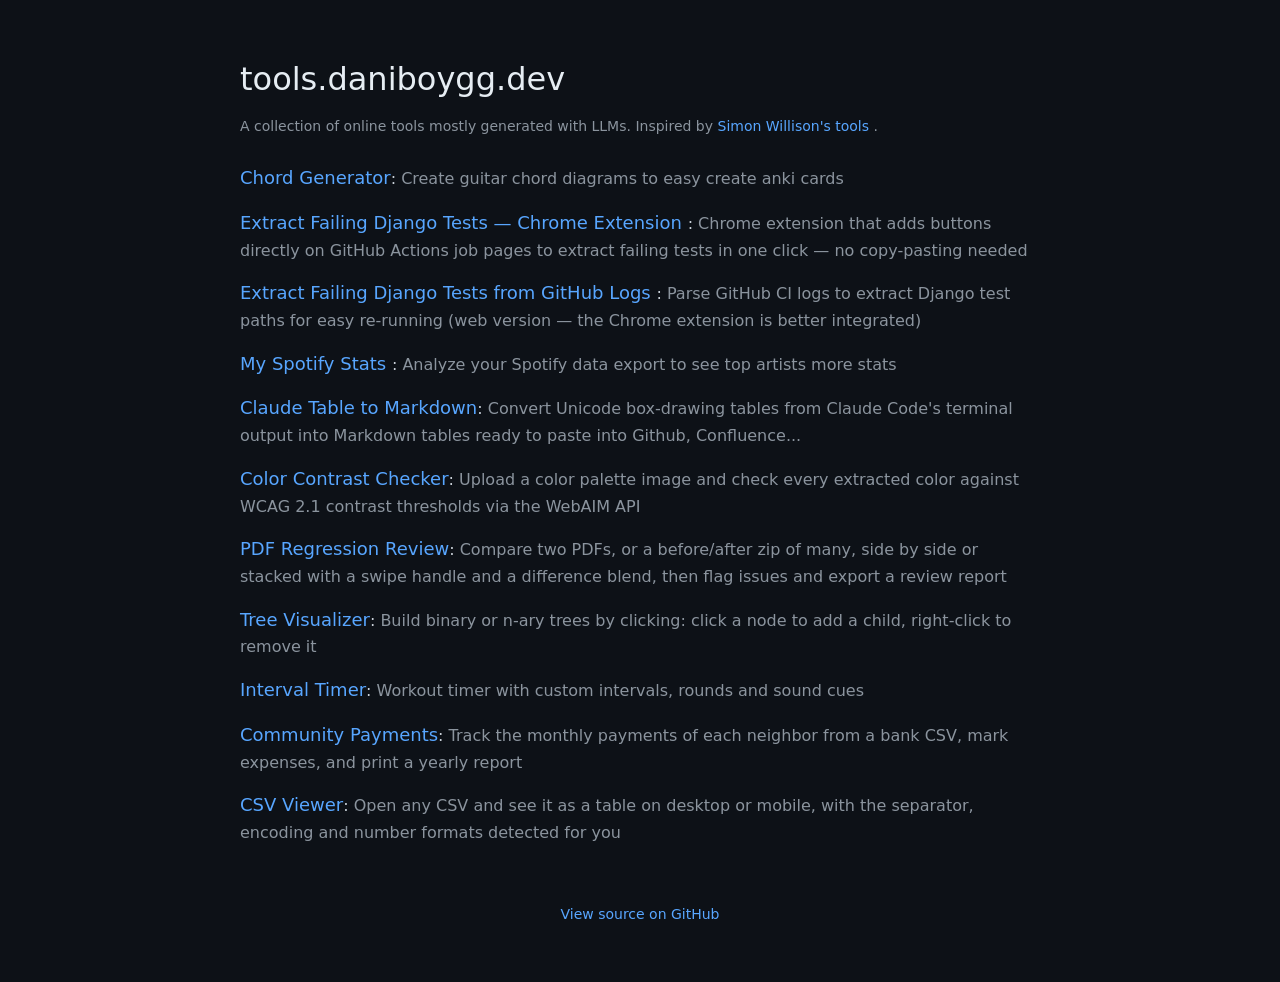
<file: index.html>
<!DOCTYPE html>
<html lang="en">
<head>
  <meta charset="UTF-8">
  <meta name="viewport" content="width=device-width, initial-scale=1.0">
  <title>tools.daniboygg.dev</title>
  <style>
    :root {
      /* Spacing */
      --spacing-small: 16px;
      --spacing-medium: 20px;
      --spacing-large: 30px;
      --spacing-xlarge: 60px;

      /* Colors */
      --color-bg: #0d1117;
      --color-text: #c9d1d9;
      --color-text-bright: #e6edf3;
      --color-text-muted: #8b949e;
      --color-link: #58a6ff;
      --color-link-hover: #79c0ff;

      /* Font sizes */
      --font-size-small: 14px;
      --font-size-medium: 16px;
      --font-size-large: 18px;
      --font-size-xlarge: 32px;
    }

    * {
      box-sizing: border-box;
      margin: 0;
      padding: 0;
    }
    body {
      font-family: system-ui, -apple-system, sans-serif;
      background: var(--color-bg);
      color: var(--color-text);
      min-height: 100vh;
      padding: var(--spacing-xlarge) var(--spacing-medium);
      display: flex;
      justify-content: center;
    }
    .container {
      max-width: 800px;
      flex: 0 1 auto;
    }
    h1 {
      font-size: var(--font-size-xlarge);
      margin-bottom: var(--spacing-medium);
      color: var(--color-text-bright);
      font-weight: 400;
    }
    ul {
      list-style: none;
    }
    li {
      margin-bottom: var(--spacing-small);
      line-height: 1.6;
    }
    a {
      color: var(--color-link);
      text-decoration: none;
      font-size: var(--font-size-large);
      transition: color 0.2s;
    }
    a:hover {
      color: var(--color-link-hover);
      text-decoration: underline;
    }
    .description {
      color: var(--color-text-muted);
      font-size: var(--font-size-medium);
    }
    .inspiration {
      color: var(--color-text-muted);
      font-size: var(--font-size-small);
      margin-bottom: var(--spacing-large);
    }
    .inspiration a {
      color: var(--color-link);
      font-size: var(--font-size-small);
    }
    .inspiration a:hover {
      color: var(--color-link-hover);
    }
    footer {
      margin-top: var(--spacing-xlarge);
      text-align: center;
      color: var(--color-text-muted);
      font-size: var(--font-size-small);
    }
    footer a {
      color: var(--color-link);
      font-size: var(--font-size-small);
    }
    footer a:hover {
      color: var(--color-link-hover);
    }
  </style>
</head>
<body>
  <div class="container">
    <h1>tools.daniboygg.dev</h1>
    <p class="inspiration">
      A collection of online tools mostly generated with LLMs.
      Inspired by
      <a href="https://tools.simonwillison.net/" target="_blank">
        Simon Willison's tools
      </a>.
    </p>
    <ul>
      <li>
        <a href="/chord-generator/">Chord Generator</a>:
        <span class="description">
          Create guitar chord diagrams to easy create anki cards
        </span>
      </li>
      <li>
        <a href="/extract-failing-test-from-github-logs-chrome-extension/">
          Extract Failing Django Tests — Chrome Extension
        </a>:
        <span class="description">
          Chrome extension that adds buttons directly on GitHub Actions job pages
          to extract failing tests in one click — no copy-pasting needed
        </span>
      </li>
      <li>
        <a href="/extract-failing-test-from-github-logs/">
          Extract Failing Django Tests from GitHub Logs
        </a>:
        <span class="description">
          Parse GitHub CI logs to extract Django test paths for easy re-running
          (web version — the Chrome extension is better integrated)
        </span>
      </li>
      <li>
        <a href="/my-spotify-stats/">
          My Spotify Stats
        </a>:
        <span class="description">
          Analyze your Spotify data export to see top artists more stats
        </span>
      </li>
      <li>
        <a href="/table-to-markdown/">Claude Table to Markdown</a>:
        <span class="description">
          Convert Unicode box-drawing tables from Claude Code's terminal output
          into Markdown tables ready to paste into Github, Confluence...
        </span>
      </li>
      <li>
        <a href="/contrast-checker/">Color Contrast Checker</a>:
        <span class="description">
          Upload a color palette image and check every extracted color against
          WCAG 2.1 contrast thresholds via the WebAIM API
        </span>
      </li>
      <li>
        <a href="/pdf-compare-tool/">PDF Regression Review</a>:
        <span class="description">
          Compare two PDFs, or a before/after zip of many, side by side or
          stacked with a swipe handle and a difference blend, then flag
          issues and export a review report
        </span>
      </li>
      <li>
        <a href="/tree-visualizer/">Tree Visualizer</a>:
        <span class="description">
          Build binary or n-ary trees by clicking: click a node to add a child,
          right-click to remove it
        </span>
      </li>
      <li>
        <a href="/interval-timer/">Interval Timer</a>:
        <span class="description">
          Workout timer with custom intervals, rounds and sound cues
        </span>
      </li>
      <li>
        <a href="/community-payments/">Community Payments</a>:
        <span class="description">
          Track the monthly payments of each neighbor from a bank CSV, mark
          expenses, and print a yearly report
        </span>
      </li>
      <li>
        <a href="/csv-viewer/">CSV Viewer</a>:
        <span class="description">
          Open any CSV and see it as a table on desktop or mobile, with the
          separator, encoding and number formats detected for you
        </span>
      </li>
    </ul>
    <footer>
      <a href="https://github.com/daniboygg/tools" target="_blank">
        View source on GitHub
      </a>
    </footer>
  </div>
</body>
</html>
</file>
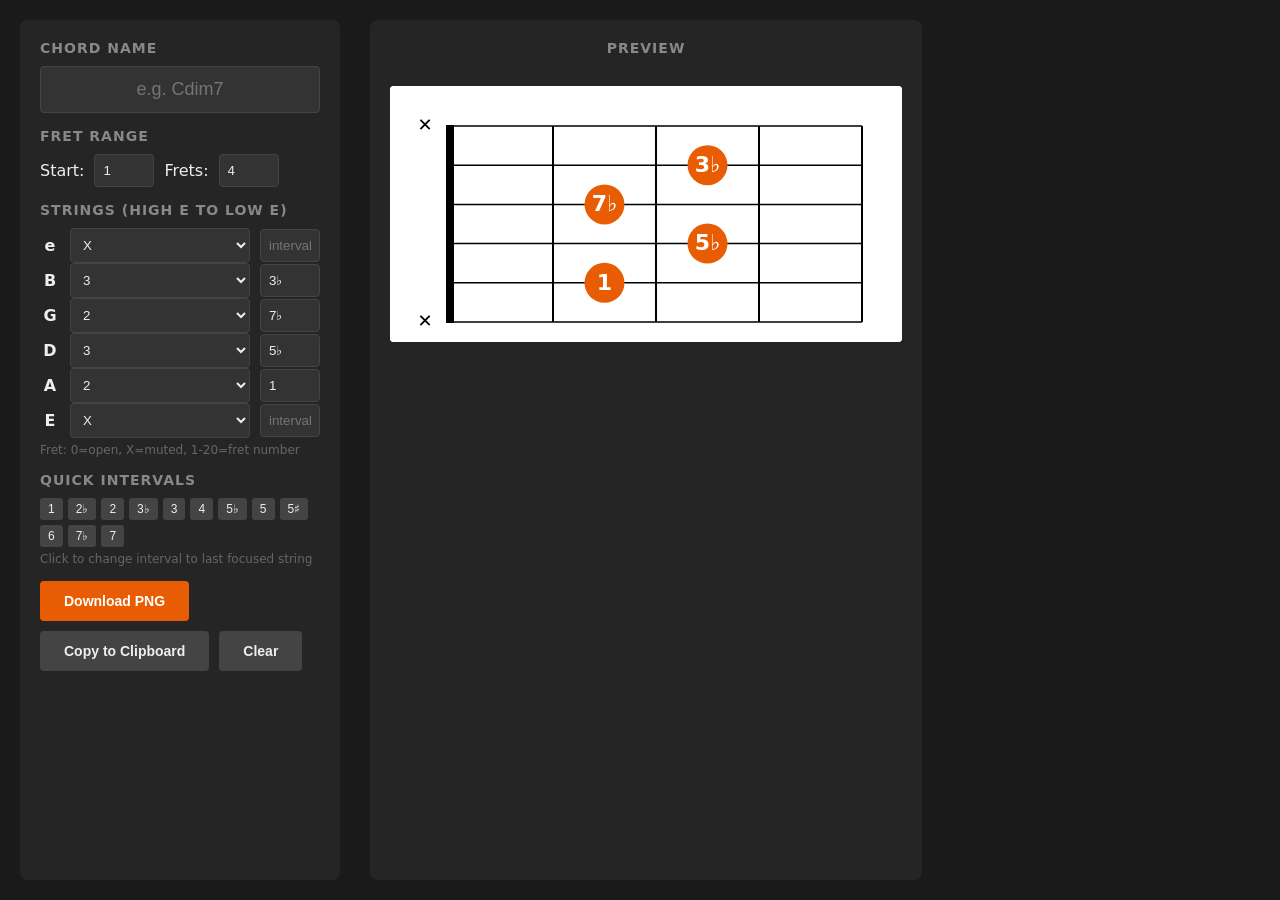
<file: chord-generator/index.html>
<!DOCTYPE html>
<html lang="en">
<head>
  <meta charset="UTF-8">
  <meta name="viewport" content="width=device-width, initial-scale=1.0">
  <title>Chord Diagram Maker</title>
  <style>
    :root {
      /* Colors */
      --color-bg-primary: #1a1a1a;
      --color-bg-secondary: #252525;
      --color-bg-input: #333;
      --color-bg-button: #444;
      --color-bg-button-hover: #555;
      --color-text-primary: #eee;
      --color-text-secondary: #888;
      --color-text-muted: #666;
      --color-border: #444;
      --color-accent: #e85d04;
      --color-accent-hover: #dc2f02;
      --color-canvas: #fff;
      --color-canvas-text: #000;

      /* Spacing */
      --spacing-xs: 5px;
      --spacing-sm: 10px;
      --spacing-md: 15px;
      --spacing-lg: 20px;
      --spacing-xl: 30px;

      /* Sizing */
      --border-radius: 4px;
      --border-radius-sm: 3px;
      --border-radius-lg: 8px;
      --input-padding: 8px;
      --button-padding: 12px 24px;
      --panel-padding: 20px;

      /* Typography */
      --font-family: system-ui, -apple-system, sans-serif;
      --font-size-sm: 12px;
      --font-size-md: 14px;
      --font-size-lg: 18px;
      --font-size-xl: 22px;
    }

    * {
      box-sizing: border-box;
      margin: 0;
      padding: 0;
    }
    body {
      font-family: var(--font-family);
      background: var(--color-bg-primary);
      color: var(--color-text-primary);
      padding: var(--spacing-lg);
      display: flex;
      gap: var(--spacing-xl);
      min-height: 100vh;
    }
    .panel {
      background: var(--color-bg-secondary);
      border-radius: var(--border-radius-lg);
      padding: var(--panel-padding);
    }
    .controls {
      width: 320px;
      display: flex;
      flex-direction: column;
      gap: var(--spacing-md);
    }
    h2 {
      font-size: var(--font-size-md);
      color: var(--color-text-secondary);
      text-transform: uppercase;
      letter-spacing: 1px;
      margin-bottom: var(--spacing-sm);
    }
    .string-row {
      display: flex;
      align-items: center;
      gap: var(--spacing-sm);
    }
    .string-row label {
      width: 20px;
      text-align: center;
      font-weight: bold;
    }
    .string-row select, .string-row input {
      flex: 1;
      padding: var(--input-padding);
      background: var(--color-bg-input);
      border: 1px solid var(--color-border);
      color: var(--color-text-primary);
      border-radius: var(--border-radius);
    }
    .string-row input[type="text"] {
      width: 60px;
      flex: none;
    }
    .preview {
      display: flex;
      flex-direction: column;
      align-items: center;
      gap: var(--spacing-lg);
    }
    #chordCanvas {
      background: var(--color-canvas);
      border-radius: var(--border-radius);
      width: 512px;
      height: 256px;
    }
    .chord-name-input {
      width: 100%;
      padding: 12px;
      font-size: var(--font-size-lg);
      background: var(--color-bg-input);
      border: 1px solid var(--color-border);
      color: var(--color-text-primary);
      border-radius: var(--border-radius);
      text-align: center;
    }
    .btn {
      padding: var(--button-padding);
      font-size: var(--font-size-md);
      border: none;
      border-radius: var(--border-radius);
      cursor: pointer;
      font-weight: bold;
    }
    .btn-primary {
      background: var(--color-accent);
      color: white;
    }
    .btn-primary:hover {
      background: var(--color-accent-hover);
    }
    .btn-secondary {
      background: var(--color-bg-button);
      color: var(--color-text-primary);
    }
    .btn-secondary:hover {
      background: var(--color-bg-button-hover);
    }
    .buttons {
      display: flex;
      gap: var(--spacing-sm);
      flex-wrap: wrap;
    }
    .fret-config {
      display: flex;
      gap: var(--spacing-sm);
      align-items: center;
    }
    .fret-config input {
      width: 60px;
      padding: var(--input-padding);
      background: var(--color-bg-input);
      border: 1px solid var(--color-border);
      color: var(--color-text-primary);
      border-radius: var(--border-radius);
    }
    .interval-presets {
      display: flex;
      flex-wrap: wrap;
      gap: var(--spacing-xs);
    }
    .interval-presets button {
      padding: 4px 8px;
      font-size: var(--font-size-sm);
      background: var(--color-bg-button);
      border: none;
      color: var(--color-text-primary);
      border-radius: var(--border-radius-sm);
      cursor: pointer;
    }
    .interval-presets button:hover {
      background: var(--color-bg-button-hover);
    }
    .help {
      font-size: var(--font-size-sm);
      color: var(--color-text-muted);
      margin-top: var(--spacing-xs);
    }
    .feedback-message {
      color: var(--color-accent);
      font-size: var(--font-size-sm);
      text-align: center;
      margin-top: var(--spacing-xs);
      opacity: 0;
      transition: opacity 0.2s;
    }
  </style>
</head>
<body>
  <div class="panel controls">
    <div>
      <h2>Chord Name</h2>
      <input type="text" class="chord-name-input" id="chordName" placeholder="e.g. Cdim7" value="">
    </div>

    <div>
      <h2>Fret Range</h2>
      <div class="fret-config">
        <label>Start:</label>
        <input type="number" id="startFret" value="1" min="0" max="20">
        <label>Frets:</label>
        <input type="number" id="numFrets" value="4" min="3" max="8">
      </div>
    </div>

    <div>
      <h2>Strings (high e to low E)</h2>
      <div id="stringInputs"></div>
      <p class="help">Fret: 0=open, X=muted, 1-20=fret number</p>
    </div>

    <div>
      <h2>Quick Intervals</h2>
      <div class="interval-presets">
        <button onclick="setInterval('1')">1</button>
        <button onclick="setInterval('2♭')">2♭</button>
        <button onclick="setInterval('2')">2</button>
        <button onclick="setInterval('3♭')">3♭</button>
        <button onclick="setInterval('3')">3</button>
        <button onclick="setInterval('4')">4</button>
        <button onclick="setInterval('5♭')">5♭</button>
        <button onclick="setInterval('5')">5</button>
        <button onclick="setInterval('5♯')">5♯</button>
        <button onclick="setInterval('6')">6</button>
        <button onclick="setInterval('7♭')">7♭</button>
        <button onclick="setInterval('7')">7</button>
      </div>
      <p class="help">Click to change interval to last focused string</p>
    </div>

    <div class="buttons">
      <button class="btn btn-primary" onclick="downloadPNG()">Download PNG</button>
      <button class="btn btn-secondary" onclick="copyToClipboard()">Copy to Clipboard</button>
      <button class="btn btn-secondary" onclick="clearAll()">Clear</button>
      <div id="copyFeedback" class="feedback-message"></div>
    </div>

  </div>

  <div class="panel preview">
    <h2>Preview</h2>
    <canvas id="chordCanvas" width="512" height="256"></canvas>
  </div>

  <script>
    const canvas = document.getElementById('chordCanvas');
    const ctx = canvas.getContext('2d');

    // String data: [fret, interval] - fret can be 'x', '0', or number
    // Order: high e, B, G, D, A, low E (top to bottom visually - matching how we draw)
    let strings = [
      { fret: 'x', interval: '' },  // high e (top)
      { fret: '3', interval: '3♭' }, // B
      { fret: '2', interval: '7♭' }, // G
      { fret: '3', interval: '5♭' }, // D
      { fret: '2', interval: '1' },  // A
      { fret: 'x', interval: '' }   // low E (bottom)
    ];

    let lastFocusedInterval = null;

    function createStringInputs() {
      const container = document.getElementById('stringInputs');
      const stringNames = ['e', 'B', 'G', 'D', 'A', 'E'];

      container.innerHTML = strings.map((s, i) => `
        <div class="string-row">
          <label>${stringNames[i]}</label>
          <select onchange="updateString(${i}, 'fret', this.value)">
            <option value="x" ${s.fret === 'x' ? 'selected' : ''}>X</option>
            <option value="0" ${s.fret === '0' ? 'selected' : ''}>Open</option>
            ${[...Array(8)].map((_, f) =>
              `<option value="${f+1}" ${s.fret === String(f+1) ? 'selected' : ''}>${f+1}</option>`
            ).join('')}
          </select>
          <input type="text"
                 placeholder="interval"
                 value="${s.interval}"
                 onfocus="lastFocusedInterval = this"
                 oninput="updateString(${i}, 'interval', this.value)">
        </div>
      `).join('');
    }

    function updateString(index, prop, value) {
      strings[index][prop] = value;
      draw();
      // Use immediate update for fret dropdowns, debounced for interval text inputs
      if (prop === 'fret') {
        updateURLImmediate();
      } else if (prop === 'interval') {
        updateURLDebounced();
      }
    }

    function setInterval(interval) {
      if (lastFocusedInterval) {
        lastFocusedInterval.value = interval;
        const index = [...document.querySelectorAll('.string-row input[type="text"]')].indexOf(lastFocusedInterval);
        if (index !== -1) {
          strings[index].interval = interval;
          draw();
          updateURLDebounced();
        }
      }
      navigator.clipboard.writeText(interval);
    }

    // URL State Management
    function translateToURL(interval) {
      return interval.replace(/♭/g, 'b').replace(/♯/g, 's');
    }

    function translateFromURL(interval) {
      return interval.replace(/b/g, '♭').replace(/s/g, '♯');
    }

    function encodeStateToURL() {
      const params = new URLSearchParams();

      // Add chord name
      const name = document.getElementById('chordName').value;
      if (name) params.set('name', name);

      // Add fret configuration
      const startFret = document.getElementById('startFret').value;
      const numFrets = document.getElementById('numFrets').value;
      params.set('startFret', startFret);
      params.set('numFrets', numFrets);

      // Add string configuration
      strings.forEach((s, i) => {
        params.set(`string${i}fret`, s.fret);
        const translatedInterval = translateToURL(s.interval);
        params.set(`string${i}label`, translatedInterval);
      });

      // Update URL with pushState to create history entry
      const newURL = '?' + params.toString();
      history.pushState(null, '', newURL);
    }

    function decodeStateFromURL() {
      const params = new URLSearchParams(window.location.search);

      // If no parameters, return null
      if (!params.has('startFret')) return null;

      try {
        const state = {
          name: params.get('name') || '',
          startFret: parseInt(params.get('startFret')) || 1,
          numFrets: parseInt(params.get('numFrets')) || 4,
          strings: []
        };

        // Parse string configuration
        for (let i = 0; i < 6; i++) {
          const fret = params.get(`string${i}fret`) || 'x';
          const label = params.get(`string${i}label`) || '';
          state.strings.push({
            fret: fret,
            interval: translateFromURL(label)
          });
        }

        return state;
      } catch (err) {
        console.warn('Failed to decode URL state:', err);
        return null;
      }
    }

    function applyStateFromURL() {
      const state = decodeStateFromURL();
      if (!state) return false;

      // Apply state to DOM
      document.getElementById('chordName').value = state.name;
      document.getElementById('startFret').value = state.startFret;
      document.getElementById('numFrets').value = state.numFrets;

      // Apply strings state
      strings = state.strings;

      return true;
    }

    let updateURLTimeout = null;
    function updateURLDebounced() {
      clearTimeout(updateURLTimeout);
      updateURLTimeout = setTimeout(() => {
        encodeStateToURL();
      }, 500);
    }

    function updateURLImmediate() {
      encodeStateToURL();
    }

    function draw() {
      const startFret = parseInt(document.getElementById('startFret').value) || 1;
      const numFrets = parseInt(document.getElementById('numFrets').value) || 5;
      const chordName = document.getElementById('chordName').value;

      const canvasWidth = 512;
      const canvasHeight = 256;
      const leftPadding = 60;
      const rightPadding = 40;
      const topPadding = 40;
      const bottomPadding = 20;
      const width = canvasWidth - leftPadding - rightPadding;
      const height = canvasHeight - topPadding - bottomPadding;
      const stringSpacing = height / 5;
      const fretSpacing = width / numFrets;

      // Clear
      ctx.fillStyle = '#fff';
      ctx.fillRect(0, 0, canvasWidth, canvasHeight);

      // Chord name
      if (chordName) {
        ctx.fillStyle = '#000';
        ctx.font = 'bold 22px system-ui';
        ctx.textAlign = 'center';
        ctx.fillText(chordName, canvasWidth / 2, 26);
      }

      // Starting fret indicator
      if (startFret > 1) {
        ctx.fillStyle = '#000';
        ctx.font = '14px system-ui';
        ctx.textAlign = 'center';
        ctx.fillText(`${startFret}fr`, leftPadding + fretSpacing / 2, topPadding - 10);
      }

      // Draw strings (horizontal lines)
      ctx.strokeStyle = '#000';
      ctx.lineWidth = 1.5;
      for (let i = 0; i < 6; i++) {
        const y = topPadding + i * stringSpacing;
        ctx.beginPath();
        ctx.moveTo(leftPadding, y);
        ctx.lineTo(leftPadding + width, y);
        ctx.stroke();
      }

      // Draw nut if starting from fret 1 (draw before frets so frets overlay)
      if (startFret <= 1) {
        ctx.lineWidth = 8;
        ctx.beginPath();
        ctx.moveTo(leftPadding, topPadding - 1);
        ctx.lineTo(leftPadding, topPadding + height + 1);
        ctx.stroke();
      }

      // Draw frets (vertical lines)
      ctx.lineWidth = 2;
      for (let i = 0; i <= numFrets; i++) {
        const x = leftPadding + i * fretSpacing;
        ctx.beginPath();
        ctx.moveTo(x, topPadding);
        ctx.lineTo(x, topPadding + height);
        ctx.stroke();
      }

      // Draw notes and markers
      strings.forEach((s, i) => {
        // Direct mapping: array index matches visual position (top to bottom)
        const y = topPadding + i * stringSpacing;

        if (s.fret === 'x') {
          // X marker on the left
          ctx.font = 'bold 18px system-ui';
          ctx.fillStyle = '#000';
          ctx.textAlign = 'center';
          ctx.textBaseline = 'middle';
          ctx.fillText('✕', leftPadding - 25, y);
        } else if (s.fret === '0') {
          // Open string - circle on the left
          ctx.beginPath();
          ctx.arc(leftPadding - 25, y, 8, 0, Math.PI * 2);
          ctx.strokeStyle = '#000';
          ctx.lineWidth = 2;
          ctx.stroke();
        } else {
          const fretNum = parseInt(s.fret);
          const relativeFret = fretNum - startFret + 1;

          if (relativeFret >= 1 && relativeFret <= numFrets) {
            const x = leftPadding + (relativeFret - 0.5) * fretSpacing;

            // Draw circle
            ctx.beginPath();
            ctx.arc(x, y, 20, 0, Math.PI * 2);
            ctx.fillStyle = '#e85d04';
            ctx.fill();

            // Draw interval text
            if (s.interval) {
              ctx.fillStyle = '#fff';
              ctx.font = 'bold 22px system-ui';
              ctx.textAlign = 'center';
              ctx.textBaseline = 'middle';
              // Adjust vertical position slightly for better optical centering
              ctx.fillText(s.interval, x, y + 1);
            }
          }
        }
      });

      ctx.textBaseline = 'alphabetic';
    }

    function downloadPNG() {
      const link = document.createElement('a');
      const name = document.getElementById('chordName').value || 'chord';
      link.download = `${name}.png`;
      link.href = canvas.toDataURL('image/png');
      link.click();
    }

    async function copyToClipboard() {
      const feedback = document.getElementById('copyFeedback');

      try {
        const blob = await new Promise(resolve => canvas.toBlob(resolve, 'image/png'));
        await navigator.clipboard.write([
          new ClipboardItem({ 'image/png': blob })
        ]);

        // Success feedback
        feedback.textContent = 'Copied to clipboard!';
        feedback.style.opacity = '1';

      } catch (err) {
        console.error('Failed to copy:', err);

        // Error feedback
        feedback.textContent = 'Failed to copy. Try downloading instead.';
        feedback.style.opacity = '1';
      } finally {
        setTimeout(() => {
          feedback.style.opacity = '0';
        }, 1000);
      }
    }

    function clearAll() {
      strings = strings.map(() => ({ fret: 'x', interval: '' }));
      document.getElementById('chordName').value = '';
      createStringInputs();
      draw();
      updateURLImmediate();
    }

    // Event listeners
    document.getElementById('startFret').addEventListener('input', function() {
      draw();
      updateURLImmediate();
    });
    document.getElementById('numFrets').addEventListener('input', function() {
      draw();
      updateURLImmediate();
    });
    document.getElementById('chordName').addEventListener('input', function() {
      draw();
      updateURLDebounced();
    });

    // Listen for browser back/forward button navigation
    window.addEventListener('popstate', function() {
      applyStateFromURL();
      createStringInputs();
      draw();
    });

    // Initialize on page load
    window.addEventListener('load', function() {
      const loaded = applyStateFromURL();
      createStringInputs();
      draw();
      if (loaded) {
        encodeStateToURL();
      }
    });

    // Also initialize immediately for faster rendering
    const immediateLoaded = applyStateFromURL();
    createStringInputs();
    draw();
    if (immediateLoaded) {
      encodeStateToURL();
    }
  </script>
</body>
</html>
</file>
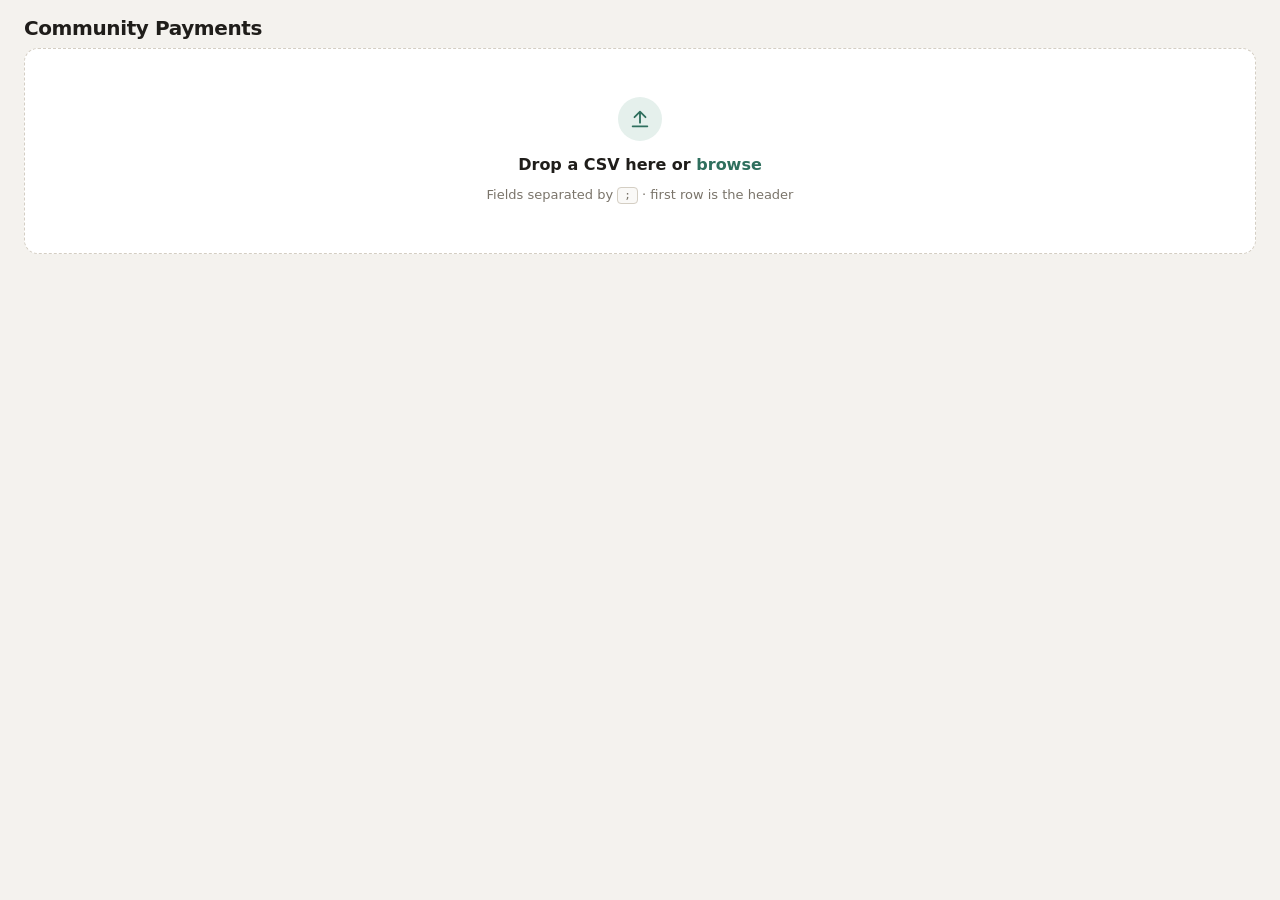
<file: community-payments/index.html>
<!DOCTYPE html>
<html lang="en">
<head>
  <meta charset="UTF-8">
  <meta name="viewport" content="width=device-width, initial-scale=1.0">
  <title>Community Payments</title>
  <style>
    :root {
      color-scheme: light;

      --color-bg: #f4f2ee;
      --color-surface: #ffffff;
      --color-surface-alt: #faf9f7;
      --color-border: #e6e2da;
      --color-border-strong: #d4cec3;
      --color-text: #1f1d1a;
      --color-text-muted: #7a746a;
      --color-accent: #2f6f5e;
      --color-accent-soft: #e5f0ec;
      --color-row-hover: #f3f7f5;
      --color-row-selected: #dcebe5;
      --color-error: #b3261e;
      --color-error-soft: #fbeceb;
      --color-warning: #8a5a00;
      --color-warning-soft: #fdf3dc;

      --font-sans: 'Inter', system-ui, -apple-system, 'Segoe UI', sans-serif;
      --font-mono: 'JetBrains Mono', 'SF Mono', ui-monospace, Menlo, Consolas,
        monospace;

      --font-size-xsmall: 11px;
      --font-size-small: 13px;
      --font-size-medium: 14px;
      --font-size-large: 16px;
      --font-size-xlarge: 20px;
      --font-size-title: 20px;

      --spacing-xsmall: 4px;
      --spacing-small: 8px;
      --spacing-medium: 16px;
      --spacing-large: 24px;
      --spacing-xlarge: 48px;

      --radius-small: 8px;
      --radius-large: 14px;
      --shadow: 0 1px 2px rgba(31, 29, 26, 0.04),
        0 8px 24px rgba(31, 29, 26, 0.06);

      --panel-width: 420px;

      /* One color per person, from Sasha Trubetskoy's list of 20 distinct
         colors. The tag text is white or dark, whichever is easier to read. */
      --person-0: #e6194b; /* red */
      --person-0-text: var(--color-surface);
      --person-1: #3cb44b; /* green */
      --person-1-text: var(--color-surface);
      --person-2: #ffe119; /* yellow */
      --person-2-text: var(--color-text);
      --person-3: #4363d8; /* blue */
      --person-3-text: var(--color-surface);
      --person-4: #f58231; /* orange */
      --person-4-text: var(--color-text);
      --person-5: #911eb4; /* purple */
      --person-5-text: var(--color-surface);
      --person-6: #42d4f4; /* cyan */
      --person-6-text: var(--color-text);
      --person-7: #f032e6; /* magenta */
      --person-7-text: var(--color-surface);
      --person-8: #bfef45; /* lime */
      --person-8-text: var(--color-text);
      --person-9: #9a6324; /* brown */
      --person-9-text: var(--color-surface);
    }

    * {
      box-sizing: border-box;
      margin: 0;
      padding: 0;
    }

    [hidden] {
      display: none !important;
    }

    body {
      font-family: var(--font-sans);
      background: var(--color-bg);
      color: var(--color-text);
      line-height: 1.5;
      min-height: 100vh;
      padding: var(--spacing-medium) var(--spacing-large);
      -webkit-font-smoothing: antialiased;
    }

    .container {
      max-width: 1600px;
      margin: 0 auto;
    }

    h1 {
      font-size: var(--font-size-title);
      font-weight: 650;
      letter-spacing: -0.02em;
      line-height: 1.2;
      margin-bottom: var(--spacing-small);
    }

    .drop-zone {
      display: flex;
      flex-direction: column;
      align-items: center;
      gap: var(--spacing-small);
      padding: var(--spacing-xlarge) var(--spacing-large);
      background: var(--color-surface);
      border: 1.5px dashed var(--color-border-strong);
      border-radius: var(--radius-large);
      text-align: center;
      cursor: pointer;
      transition: border-color 0.2s, background 0.2s;
    }

    .drop-zone:hover,
    .drop-zone.dragover {
      border-color: var(--color-accent);
      background: var(--color-accent-soft);
    }

    .drop-zone input {
      display: none;
    }

    .drop-icon {
      width: 44px;
      height: 44px;
      display: grid;
      place-items: center;
      border-radius: 50%;
      background: var(--color-accent-soft);
      color: var(--color-accent);
      margin-bottom: var(--spacing-xsmall);
    }

    .drop-title {
      font-size: var(--font-size-large);
      font-weight: 600;
    }

    .drop-title span {
      color: var(--color-accent);
    }

    .hint {
      color: var(--color-text-muted);
      font-size: var(--font-size-small);
    }

    kbd {
      font-family: var(--font-mono);
      font-size: var(--font-size-xsmall);
      padding: 1px 6px;
      border: 1px solid var(--color-border-strong);
      border-radius: 4px;
      background: var(--color-surface-alt);
    }

    .toolbar {
      display: flex;
      align-items: flex-end;
      justify-content: space-between;
      flex-wrap: wrap;
      gap: var(--spacing-medium);
      margin-bottom: var(--spacing-small);
    }

    .file-name {
      font-weight: 600;
      font-size: var(--font-size-large);
    }

    .file-meta {
      color: var(--color-text-muted);
      font-size: var(--font-size-small);
    }

    .actions {
      display: flex;
      gap: var(--spacing-small);
    }

    button {
      font: inherit;
      font-size: var(--font-size-small);
      font-weight: 500;
      color: var(--color-text);
      background: var(--color-surface);
      border: 1px solid var(--color-border-strong);
      border-radius: var(--radius-small);
      padding: 7px var(--spacing-medium);
      cursor: pointer;
      transition: border-color 0.2s, color 0.2s;
    }

    button:hover {
      border-color: var(--color-accent);
      color: var(--color-accent);
    }

    .error {
      margin-top: var(--spacing-medium);
      padding: var(--spacing-small) var(--spacing-medium);
      border-radius: var(--radius-small);
      background: var(--color-error-soft);
      color: var(--color-error);
      font-size: var(--font-size-medium);
    }

    .workspace {
      display: grid;
      grid-template-columns: minmax(0, 1fr);
      gap: var(--spacing-large);
      align-items: start;
    }

    .workspace.with-panel {
      grid-template-columns: minmax(0, 1fr) var(--panel-width);
    }

    .table-card,
    .panel {
      background: var(--color-surface);
      border: 1px solid var(--color-border);
      border-radius: var(--radius-large);
      box-shadow: var(--shadow);
      overflow: auto;
      max-height: calc(100vh - 2 * var(--spacing-large));
    }

    .table-card {
      max-height: calc(100vh - 130px);
    }

    table {
      border-collapse: separate;
      border-spacing: 0;
      width: 100%;
      font-size: var(--font-size-small);
    }

    th,
    td {
      padding: 3px var(--spacing-small);
      text-align: left;
      white-space: nowrap;
      border-bottom: 1px solid var(--color-border);
    }

    th {
      position: sticky;
      top: 0;
      z-index: 1;
      padding-top: 6px;
      padding-bottom: 6px;
      background: var(--color-surface-alt);
      color: var(--color-text-muted);
      font-size: var(--font-size-xsmall);
      font-weight: 600;
      text-transform: uppercase;
      letter-spacing: 0.06em;
    }

    th.group-column {
      color: var(--color-accent);
    }

    tbody tr:last-child td {
      border-bottom: none;
    }

    tbody tr {
      cursor: pointer;
      transition: background 0.1s;
    }

    tbody tr:hover {
      background: var(--color-row-hover);
    }

    /* Rows of a person keep a light tint of the person's color */
    tbody tr.assigned {
      background: color-mix(in srgb, var(--person-fg) 22%, var(--color-surface));
    }

    tbody tr.assigned:hover {
      filter: brightness(0.97);
    }

    tbody tr.selected {
      background: var(--person-bg, var(--color-row-selected));
    }

    tbody tr.selected td:first-child {
      box-shadow: inset 3px 0 0 var(--person-fg, var(--color-accent));
    }

    .amount {
      text-align: right;
      font-family: var(--font-mono);
      font-variant-numeric: tabular-nums;
    }

    th.amount {
      font-family: var(--font-sans);
    }

    .compact .drop-zone {
      display: none;
    }

    /* Report panel */

    .panel {
      position: sticky;
      top: var(--spacing-large);
    }

    .panel-header {
      display: flex;
      align-items: flex-start;
      justify-content: space-between;
      gap: var(--spacing-medium);
      padding: var(--spacing-large);
      border-bottom: 1px solid var(--color-border);
    }

    .panel-label {
      font-size: var(--font-size-xsmall);
      font-weight: 600;
      text-transform: uppercase;
      letter-spacing: 0.06em;
      color: var(--color-text-muted);
    }

    .panel-title {
      font-size: var(--font-size-xlarge);
      font-weight: 650;
      letter-spacing: -0.01em;
      line-height: 1.3;
      word-break: break-word;
    }

    .close-button {
      padding: 2px 10px;
      font-size: var(--font-size-large);
      line-height: 1.4;
    }

    .stats {
      display: grid;
      grid-template-columns: repeat(3, 1fr);
      border-bottom: 1px solid var(--color-border);
    }

    .stat {
      padding: var(--spacing-medium);
    }

    .stat + .stat {
      border-left: 1px solid var(--color-border);
    }

    .stat-value {
      font-family: var(--font-mono);
      font-variant-numeric: tabular-nums;
      font-size: var(--font-size-medium);
      font-weight: 600;
      white-space: nowrap;
    }

    .year {
      padding: var(--spacing-large);
      border-bottom: 1px solid var(--color-border);
    }

    .year:last-child {
      border-bottom: none;
    }

    .year-header {
      display: flex;
      align-items: baseline;
      justify-content: space-between;
      margin-bottom: var(--spacing-small);
    }

    .year-name {
      font-size: var(--font-size-large);
      font-weight: 650;
    }

    .year-total {
      font-family: var(--font-mono);
      font-variant-numeric: tabular-nums;
      font-weight: 600;
    }

    .year-summary {
      font-size: var(--font-size-small);
      color: var(--color-text-muted);
      margin-bottom: var(--spacing-medium);
    }

    .year-summary .bad {
      color: var(--color-error);
      font-weight: 600;
    }

    .months {
      display: grid;
      grid-template-columns: repeat(4, minmax(0, 1fr));
      gap: 6px;
      margin-bottom: var(--spacing-medium);
    }

    .month {
      padding: 6px var(--spacing-small);
      border-radius: var(--radius-small);
      background: var(--color-accent-soft);
      border: 1px solid transparent;
    }

    .month-name {
      font-size: var(--font-size-xsmall);
      font-weight: 600;
      text-transform: uppercase;
      letter-spacing: 0.06em;
      color: var(--color-text-muted);
    }

    .month-value {
      font-family: var(--font-mono);
      font-variant-numeric: tabular-nums;
      font-size: var(--font-size-small);
      text-align: right;
      white-space: nowrap;
    }

    .month[data-action] {
      cursor: pointer;
    }

    .month[data-action]:hover {
      border-color: currentColor;
    }

    .month.missing {
      background: var(--color-error-soft);
      color: var(--color-error);
    }

    .month.unusual {
      background: var(--color-warning-soft);
      color: var(--color-warning);
    }

    .month.out-of-range {
      background: var(--color-surface-alt);
      border-color: var(--color-border);
      color: var(--color-text-muted);
    }

    .payments {
      width: 100%;
      font-size: var(--font-size-small);
    }

    .payments td {
      padding: 4px 0;
      border-bottom: 1px dashed var(--color-border);
    }

    .payments tr:last-child td {
      border-bottom: none;
    }

    .payments tr {
      cursor: pointer;
    }

    .payments tr:hover {
      background: var(--color-row-hover);
    }

    /* Rows the report points to, for a short time after a click */
    tbody tr.flash td {
      animation: flash 2s ease-out;
    }

    @keyframes flash {
      0%,
      40% {
        background: var(--color-warning-soft);
        box-shadow: inset 0 1px 0 var(--color-warning), inset 0 -1px 0 var(--color-warning);
      }
    }

    .legend {
      display: flex;
      flex-wrap: wrap;
      gap: var(--spacing-medium);
      padding: var(--spacing-medium) var(--spacing-large);
      border-bottom: 1px solid var(--color-border);
      font-size: var(--font-size-xsmall);
      color: var(--color-text-muted);
    }

    .legend span::before {
      content: '';
      display: inline-block;
      width: 10px;
      height: 10px;
      margin-right: 6px;
      border-radius: 3px;
      vertical-align: -1px;
    }

    .legend .paid::before {
      background: var(--color-accent-soft);
    }

    .legend .missing::before {
      background: var(--color-error-soft);
    }

    .legend .unusual::before {
      background: var(--color-warning-soft);
    }

    .panel-empty {
      padding: var(--spacing-large);
      color: var(--color-text-muted);
      font-size: var(--font-size-medium);
    }

    .person-tag {
      display: inline-block;
      max-width: 140px;
      overflow: hidden;
      text-overflow: ellipsis;
      vertical-align: bottom;
      padding: 0 6px;
      border-radius: 4px;
      background: var(--person-fg, var(--color-accent));
      color: var(--person-text, var(--color-surface));
      font-size: var(--font-size-xsmall);
      font-weight: 600;
    }

    .person-dot {
      display: inline-block;
      flex: none;
      width: 10px;
      height: 10px;
      margin-right: 6px;
      border-radius: 50%;
      background: var(--person-fg, var(--color-accent));
    }

    tbody tr.pending {
      background: var(--color-warning-soft);
    }

    tbody tr.pending td:first-child {
      box-shadow: inset 3px 0 0 var(--color-warning);
    }

    .panel-heading {
      flex: 1;
      min-width: 0;
    }

    .name-input {
      width: 100%;
      font: inherit;
      font-size: var(--font-size-xlarge);
      font-weight: 650;
      color: var(--color-text);
      border: 1px solid transparent;
      border-radius: var(--radius-small);
      background: none;
      padding: 0 var(--spacing-xsmall);
      margin-left: calc(-1 * var(--spacing-xsmall));
    }

    .name-input:hover,
    .name-input:focus {
      border-color: var(--color-border-strong);
      outline: none;
    }

    .panel-section {
      display: flex;
      flex-direction: column;
      gap: var(--spacing-small);
      padding: var(--spacing-medium) var(--spacing-large);
      border-bottom: 1px solid var(--color-border);
    }

    .panel-hint {
      color: var(--color-text-muted);
      font-size: var(--font-size-small);
    }

    .primary-button {
      background: var(--color-accent);
      border-color: var(--color-accent);
      color: var(--color-surface);
      font-weight: 600;
    }

    .primary-button:hover {
      color: var(--color-surface);
      opacity: 0.9;
    }

    .chips {
      display: flex;
      flex-wrap: wrap;
      gap: 6px;
    }

    .chip {
      padding: 3px 10px;
    }

    .concepto-chip {
      display: inline-flex;
      align-items: center;
      gap: var(--spacing-xsmall);
      padding: 2px 4px 2px 10px;
      border-radius: var(--radius-small);
      background: var(--color-surface-alt);
      border: 1px solid var(--color-border);
      font-size: var(--font-size-small);
    }

    .concepto-chip button {
      border: none;
      background: none;
      padding: 0 6px;
      color: var(--color-text-muted);
    }

    .new-person {
      display: flex;
      gap: var(--spacing-small);
    }

    .new-person input {
      flex: 1;
      min-width: 0;
      font: inherit;
      font-size: var(--font-size-small);
      padding: 6px 10px;
      border: 1px solid var(--color-border-strong);
      border-radius: var(--radius-small);
    }

    .new-person input:focus {
      border-color: var(--color-accent);
      outline: none;
    }

    .people {
      display: flex;
      flex-direction: column;
    }

    .person-item {
      display: flex;
      align-items: center;
      justify-content: space-between;
      gap: var(--spacing-medium);
      width: 100%;
      text-align: left;
      border: none;
      border-bottom: 1px solid var(--color-border);
      border-radius: 0;
      padding: 10px var(--spacing-large);
    }

    .person-item:hover {
      background: var(--color-row-hover);
    }

    .person-name {
      font-weight: 600;
    }

    .person-meta {
      color: var(--color-text-muted);
      font-size: var(--font-size-xsmall);
    }

    .person-meta .bad {
      color: var(--color-error);
      font-weight: 600;
    }

    .person-total {
      font-family: var(--font-mono);
      font-variant-numeric: tabular-nums;
      white-space: nowrap;
    }

    .panel-footer {
      padding: var(--spacing-medium) var(--spacing-large);
      border-top: 1px solid var(--color-border);
    }

    .danger-button:hover {
      border-color: var(--color-error);
      color: var(--color-error);
    }

    .kind-toggle {
      display: flex;
      align-items: center;
      gap: var(--spacing-small);
      font-size: var(--font-size-small);
      cursor: pointer;
    }

    .kind-badge {
      padding: 0 6px;
      border-radius: 4px;
      background: var(--color-surface-alt);
      border: 1px solid var(--color-border);
      color: var(--color-text-muted);
      font-size: var(--font-size-xsmall);
      font-weight: 600;
    }

    .filter-select {
      font: inherit;
      font-size: var(--font-size-small);
      font-weight: 500;
      color: var(--color-text);
      background: var(--color-surface);
      border: 1px solid var(--color-border-strong);
      border-radius: var(--radius-small);
      padding: 7px var(--spacing-small);
      max-width: 220px;
      cursor: pointer;
    }

    .filter-select:hover,
    .filter-select:focus {
      border-color: var(--color-accent);
      outline: none;
    }

    .filter-select.active {
      border-color: var(--color-accent);
      background: var(--color-accent-soft);
      font-weight: 600;
    }

    /* Yearly report */

    .report-view {
      display: flex;
      flex-direction: column;
      gap: var(--spacing-large);
    }

    .report-card {
      background: var(--color-surface);
      border: 1px solid var(--color-border);
      border-radius: var(--radius-large);
      box-shadow: var(--shadow);
      overflow: auto;
    }

    .report-card h2 {
      padding: var(--spacing-medium) var(--spacing-large);
      font-size: var(--font-size-xlarge);
      font-weight: 650;
      border-bottom: 1px solid var(--color-border);
    }

    .report-table tbody tr {
      cursor: default;
    }

    .report-table td.label {
      font-weight: 600;
    }

    .report-table td.empty {
      color: var(--color-text-muted);
    }

    .report-table td.missing {
      background: var(--color-error-soft);
      color: var(--color-error);
    }

    .report-table td.unusual {
      background: var(--color-warning-soft);
      color: var(--color-warning);
    }

    .report-table th.total,
    .report-table td.total {
      border-left: 1px solid var(--color-border);
      font-weight: 600;
    }

    .report-table tr.section td {
      background: var(--color-surface-alt);
      color: var(--color-text-muted);
      font-size: var(--font-size-xsmall);
      font-weight: 600;
      text-transform: uppercase;
      letter-spacing: 0.06em;
    }

    .report-table tr.subtotal td {
      font-weight: 600;
      border-top: 1px solid var(--color-border-strong);
    }

    .report-table tr.balance td {
      font-weight: 700;
      background: var(--color-accent-soft);
      border-top: 2px solid var(--color-border-strong);
    }

    .report-empty {
      padding: var(--spacing-large);
      color: var(--color-text-muted);
    }

    .view-switch {
      display: inline-flex;
    }

    .view-switch button {
      border-radius: 0;
      margin-left: -1px;
    }

    .view-switch button:first-child {
      border-radius: var(--radius-small) 0 0 var(--radius-small);
      margin-left: 0;
    }

    .view-switch button:last-child {
      border-radius: 0 var(--radius-small) var(--radius-small) 0;
    }

    .view-switch button.active {
      position: relative;
      background: var(--color-accent-soft);
      border-color: var(--color-accent);
      color: var(--color-accent);
      font-weight: 600;
    }

    .year-bar {
      display: flex;
      align-items: center;
      flex-wrap: wrap;
      gap: 6px;
      margin-bottom: var(--spacing-medium);
      font-size: var(--font-size-small);
    }

    .year-bar-label {
      margin-right: var(--spacing-xsmall);
      color: var(--color-text-muted);
      font-size: var(--font-size-xsmall);
      font-weight: 600;
      text-transform: uppercase;
      letter-spacing: 0.06em;
    }

    .year-chip {
      padding: 3px 12px;
      border-radius: 999px;
      font-family: var(--font-mono);
    }

    .year-chip.active {
      background: var(--color-accent-soft);
      border-color: var(--color-accent);
      color: var(--color-accent);
      font-weight: 600;
    }

    .link-button {
      border: none;
      background: none;
      padding: 3px var(--spacing-xsmall);
      color: var(--color-accent);
      text-decoration: underline;
    }

    .link-button:disabled {
      color: var(--color-text-muted);
      text-decoration: none;
      cursor: default;
    }

    .totals-card {
      max-width: 900px;
    }

    .print-title {
      display: none;
    }

    /* Report labels: English on screen, Galician in print */
    .lang-gl {
      display: none;
    }

    .print-page {
      display: contents;
    }

    /* Printing: only the report, in A4 portrait, without the controls.
       A zero page margin removes the browser header and footer, so each
       printed page gets its own padding instead. */
    @page {
      size: A4 portrait;
      margin: 0;
    }

    @media print {
      body {
        background: var(--color-surface);
        padding: 0;
      }

      .lang-en {
        display: none;
      }

      .lang-gl {
        display: inline;
      }

      .report-view {
        display: block;
      }

      /* Two years on each page */
      .print-page {
        display: block;
        padding: 12mm 14mm;
        break-after: page;
      }

      .print-page:last-child {
        break-after: auto;
      }

      .report-card + .report-card {
        margin-top: 8mm;
      }

      .report-card h2 {
        padding: 6px 10px;
        font-size: var(--font-size-large);
      }

      h1,
      .toolbar,
      .year-bar,
      .error {
        display: none;
      }

      .print-title {
        display: block;
        margin-bottom: var(--spacing-medium);
      }

      .print-title h2 {
        font-size: var(--font-size-xlarge);
      }

      .report-card {
        box-shadow: none;
        overflow: visible;
        max-width: none;
        break-inside: avoid;
      }

      .report-table {
        font-size: var(--font-size-xsmall);
      }

      .report-table th,
      .report-table td {
        padding: 2px 8px;
      }

      * {
        -webkit-print-color-adjust: exact;
        print-color-adjust: exact;
      }
    }

    @media (max-width: 1000px) {
      .workspace.with-panel {
        grid-template-columns: minmax(0, 1fr);
      }

      .panel {
        position: static;
        max-height: none;
      }
    }
  </style>
</head>
<body>
  <div class="container">
    <h1>Community Payments</h1>

    <label class="drop-zone" id="dropZone">
      <input type="file" id="fileInput" accept=".csv,text/csv,text/plain">
      <div class="drop-icon">
        <svg width="22" height="22" viewBox="0 0 24 24" fill="none"
          stroke="currentColor" stroke-width="2" stroke-linecap="round"
          stroke-linejoin="round">
          <path d="M12 16V4M6 10l6-6 6 6M4 20h16" />
        </svg>
      </div>
      <div class="drop-title">Drop a CSV here or <span>browse</span></div>
      <div class="hint">
        Fields separated by <kbd>;</kbd> · first row is the header
      </div>
    </label>

    <div class="error" id="error" hidden></div>

    <section id="result" hidden>
      <div class="toolbar">
        <div>
          <div class="file-name" id="fileName"></div>
          <div class="file-meta" id="fileMeta"></div>
        </div>
        <div class="actions">
          <select class="filter-select" id="filterSelect" title="Show only one person"></select>
          <div class="view-switch" id="viewSwitch">
            <button type="button" data-mode="table">Table</button>
            <button type="button" data-mode="report">By month</button>
            <button type="button" data-mode="totals">By year</button>
          </div>
          <button type="button" id="printReport" title="Print or save as PDF">Print</button>
          <button type="button" id="changeFile">Open another file</button>
          <button type="button" id="exportJson" title="Download the people and findings">
            Export JSON
          </button>
          <button type="button" id="importJson" title="Load people and findings from a JSON">
            Import JSON
          </button>
          <input type="file" id="jsonInput" accept=".json,application/json" hidden>
          <button type="button" id="deleteFile">Delete file</button>
        </div>
      </div>
      <div class="workspace" id="workspace">
        <div class="table-card" id="tableCard"></div>
        <aside class="panel" id="panel" hidden></aside>
      </div>
      <div class="year-bar" id="yearBar" hidden></div>
      <div class="report-view" id="reportView" hidden></div>
    </section>
  </div>

  <script>
    const SEPARATOR = ';';
    // Matches "90,00", "836,08", "-12,5" and "1.234,56"
    const AMOUNT_PATTERN = /^-?(\d{1,3}(\.\d{3})+|\d+),\d+$/;
    // Matches "28-09-2023", "28/09/2023" and "28.09.2023"
    const DATE_PATTERN = /^(\d{1,2})[-/.](\d{1,2})[-/.](\d{4})$/;
    // Matches "2023-09-28"
    const ISO_DATE_PATTERN = /^(\d{4})-(\d{1,2})-(\d{1,2})$/;
    const MONTHS = [
      'Jan', 'Feb', 'Mar', 'Apr', 'May', 'Jun',
      'Jul', 'Aug', 'Sep', 'Oct', 'Nov', 'Dec',
    ];
    // Month names for the printed report
    const MONTHS_GL = [
      'Xan', 'Feb', 'Mar', 'Abr', 'Mai', 'Xuñ',
      'Xul', 'Ago', 'Set', 'Out', 'Nov', 'Dec',
    ];

    const container = document.querySelector('.container');
    const dropZone = document.getElementById('dropZone');
    const fileInput = document.getElementById('fileInput');
    const jsonInput = document.getElementById('jsonInput');
    const errorBox = document.getElementById('error');
    const result = document.getElementById('result');
    const fileName = document.getElementById('fileName');
    const fileMeta = document.getElementById('fileMeta');
    const workspace = document.getElementById('workspace');
    const tableCard = document.getElementById('tableCard');
    const panel = document.getElementById('panel');
    const reportView = document.getElementById('reportView');
    const yearBar = document.getElementById('yearBar');
    const filterSelect = document.getElementById('filterSelect');
    const viewSwitch = document.getElementById('viewSwitch');
    const printReport = document.getElementById('printReport');

    const state = {
      headers: [],
      body: [],
      columnCount: 0,
      amountColumns: [],
      groupColumn: 0,
      dateColumn: 0,
      amountColumn: 0,
      view: { type: 'overview' },
      record: null,
    };

    fileInput.addEventListener('change', () => {
      if (fileInput.files.length) {
        loadFile(fileInput.files[0]);
      }
      fileInput.value = '';
    });

    document.getElementById('changeFile').addEventListener('click', () => {
      fileInput.click();
    });

    // Years in the report: null shows all years, a list shows only those years
    yearBar.addEventListener('click', (event) => {
      const button = event.target.closest('button[data-year]');
      if (!button) {
        return;
      }
      if (button.dataset.year === 'all') {
        state.record.years = null;
      } else {
        const year = Number(button.dataset.year);
        const selected = state.record.years ?? [];
        state.record.years = selected.includes(year)
          ? selected.filter((item) => item !== year)
          : [...selected, year];
      }
      writeRecord(state.record);
      render();
    });

    viewSwitch.addEventListener('click', (event) => {
      const button = event.target.closest('button[data-mode]');
      if (button) {
        state.record.mode = button.dataset.mode;
        writeRecord(state.record);
        render();
      }
    });

    printReport.addEventListener('click', () => {
      window.print();
    });

    // The page title is the default name of the PDF
    const pageTitle = document.title;
    window.addEventListener('beforeprint', () => {
      document.title = 'Gastos da comunidade';
    });
    window.addEventListener('afterprint', () => {
      document.title = pageTitle;
    });

    document.getElementById('exportJson').addEventListener('click', exportJson);

    document.getElementById('importJson').addEventListener('click', () => {
      jsonInput.click();
    });

    jsonInput.addEventListener('change', () => {
      if (jsonInput.files.length) {
        importJson(jsonInput.files[0]);
      }
      jsonInput.value = '';
    });

    document.getElementById('deleteFile').addEventListener('click', () => {
      if (!state.record) {
        return;
      }
      const message = `Delete ${state.record.fileName} and its findings ` +
        'from this browser?';
      if (confirm(message)) {
        forgetFile(state.record.hash);
        showDropZone();
      }
    });

    document.addEventListener('dragover', (event) => {
      event.preventDefault();
      dropZone.classList.add('dragover');
    });

    document.addEventListener('dragleave', (event) => {
      if (!event.relatedTarget) {
        dropZone.classList.remove('dragover');
      }
    });

    document.addEventListener('drop', (event) => {
      event.preventDefault();
      dropZone.classList.remove('dragover');
      if (event.dataTransfer.files.length) {
        loadFile(event.dataTransfer.files[0]);
      }
    });

    // A row of a known person opens that person. Any other row asks who paid it.
    tableCard.addEventListener('click', (event) => {
      const tr = event.target.closest('tbody tr');
      if (!tr) {
        return;
      }
      const concepto = conceptoOf(state.body[tr.dataset.index]);
      const owner = ownerOf(concepto);
      const view = state.view;
      // A second click on the open person or concepto deselects it
      if ((owner && view.type === 'person' && view.id === owner.id) ||
        (!owner && view.type === 'assign' && view.concepto === concepto)) {
        setView({ type: 'overview' });
        return;
      }
      if (owner) {
        setView({ type: 'person', id: owner.id });
        return;
      }
      const lastPersonId = state.view.type === 'person'
        ? state.view.id
        : state.view.lastPersonId;
      setView({ type: 'assign', concepto, lastPersonId });
    });

    document.addEventListener('keydown', (event) => {
      const typing = event.target instanceof Element &&
        event.target.closest('input, textarea, select');
      if (event.key === 'Escape' && !typing && state.record && state.view.type !== 'overview') {
        setView({ type: 'overview' });
      }
    });

    // Filter: if a person is picked, the table and the report show only that person
    filterSelect.addEventListener('change', () => {
      setFilter(filterSelect.value || null);
    });

    panel.addEventListener('click', (event) => {
      const button = event.target.closest('[data-action]');
      if (!button) {
        return;
      }
      const { action, id, concepto } = button.dataset;
      if (action === 'close') {
        setView({ type: 'overview' });
      } else if (action === 'show-rows') {
        showRows(button.dataset.rows.split(',').map(Number));
      } else if (action === 'open') {
        setView({ type: 'person', id });
      } else if (action === 'add') {
        addConcepto(id, state.view.concepto);
        setView({ type: 'person', id });
      } else if (action === 'remove-concepto') {
        removeConcepto(state.view.id, concepto);
        render();
      } else if (action === 'delete-person') {
        const person = findPerson(id);
        if (person && confirm(`Delete ${person.name}? The rows stay in the table.`)) {
          deletePerson(id);
          setView({ type: 'overview' });
        }
      }
    });

    panel.addEventListener('submit', (event) => {
      event.preventDefault();
      const name = event.target.elements.name.value.trim();
      if (name) {
        const person = createPerson(name, state.view.concepto);
        setView({ type: 'person', id: person.id });
      }
    });

    panel.addEventListener('change', (event) => {
      if (event.target.name === 'person-name') {
        renamePerson(state.view.id, event.target.value.trim());
        render();
      } else if (event.target.name === 'person-kind') {
        setPersonKind(state.view.id, event.target.checked ? 'expenses' : 'neighbor');
        render();
      }
    });

    // If the file was opened before, its stored rows are used instead of parsing it
    async function loadFile(file) {
      const buffer = await file.arrayBuffer();
      const hash = await hashBuffer(buffer);
      let record = readRecord(hash);

      if (!record) {
        const rows = parseCsv(decodeText(buffer));
        if (rows.length === 0) {
          showError(`${file.name} is empty.`);
          return;
        }
        const [headers, ...body] = rows;
        sortByFirstColumnDate(body);
        record = createRecord(hash, file.name, headers, body);
      }

      record.lastOpened = new Date().toISOString();
      record.openCount += 1;
      if (!writeRecord(record)) {
        showError(`${file.name} is too big to keep in this browser. ` +
          'It will be gone after a page reload.');
      } else {
        errorBox.hidden = true;
      }
      localStorage.setItem(CURRENT_KEY, hash);
      showRecord(record);
    }

    function showRecord(record) {
      state.record = record;
      state.headers = record.headers;
      state.body = record.rows;
      state.columnCount = Math.max(
        record.headers.length,
        ...record.rows.map((row) => row.length),
      );
      state.amountColumns = findColumns(record.rows, isAmount);
      record.people ??= [];
      for (const person of record.people) {
        person.color ??= nextColor(record.people);
      }
      record.view ??= { type: 'overview' };
      state.view = record.view;

      pickColumns();
      render();

      fileName.textContent = record.fileName;
      panel.hidden = false;
      workspace.classList.add('with-panel');
      result.hidden = false;
      container.classList.add('compact');
    }

    function render() {
      const mode = state.record.mode ?? 'table';
      const showReport = mode !== 'table';
      workspace.hidden = showReport;
      reportView.hidden = !showReport;
      yearBar.hidden = !showReport;
      printReport.hidden = !showReport;
      for (const button of viewSwitch.querySelectorAll('button')) {
        button.classList.toggle('active', button.dataset.mode === mode);
      }
      if (mode === 'report') {
        renderReport();
      } else if (mode === 'totals') {
        renderReport(true);
      } else {
        renderTable();
        renderPanel();
      }
      renderFilterSelect();
      renderMeta();
    }

    function renderMeta() {
      const owners = conceptoOwners();
      const assigned = state.body.filter((row) => owners.has(conceptoOf(row))).length;
      const people = state.record.people.length;
      let text = `${state.body.length} rows · ${assigned} assigned to ` +
        `${people} ${people === 1 ? 'person' : 'people'}`;
      if (activeFilter() && (state.record.mode ?? 'table') === 'table') {
        const shown = state.body.filter((row) => passesFilter(owners.get(conceptoOf(row))));
        text += ` · showing ${shown.length}`;
      }
      fileMeta.textContent = text + ' · click a row to add it to a person';
    }

    function setView(view) {
      state.view = view;
      state.record.view = view;
      writeRecord(state.record);
      render();
    }

    function showDropZone() {
      state.record = null;
      state.view = { type: 'overview' };
      result.hidden = true;
      errorBox.hidden = true;
      container.classList.remove('compact');
    }

    function restoreCurrentFile() {
      const hash = localStorage.getItem(CURRENT_KEY);
      const record = hash ? readRecord(hash) : null;
      if (record && record.rows) {
        showRecord(record);
      }
    }

    // Storage: one record per file, keyed by the SHA-256 hash of its bytes.
    // A record keeps the parsed rows and the findings until the file is deleted.
    // The last opened file is shown again after a page reload.

    const STORAGE_PREFIX = 'csv-viewer:file:';
    const CURRENT_KEY = 'csv-viewer:current';

    async function hashBuffer(buffer) {
      const digest = await crypto.subtle.digest('SHA-256', buffer);
      return [...new Uint8Array(digest)]
        .map((byte) => byte.toString(16).padStart(2, '0'))
        .join('');
    }

    function readRecord(hash) {
      try {
        return JSON.parse(localStorage.getItem(STORAGE_PREFIX + hash));
      } catch {
        return null;
      }
    }

    function writeRecord(record) {
      try {
        localStorage.setItem(STORAGE_PREFIX + record.hash, JSON.stringify(record));
        return true;
      } catch (error) {
        console.error('Could not save to local storage', error);
        return false;
      }
    }

    function createRecord(hash, name, headers, rows) {
      return {
        hash,
        fileName: name,
        firstOpened: new Date().toISOString(),
        openCount: 0,
        headers,
        rows,
        people: [],
        view: { type: 'overview' },
        findings: [],
      };
    }

    function getFindings() {
      return state.record ? state.record.findings : [];
    }

    // A finding is any plain object. It gets an id and a creation time.
    function addFinding(data) {
      if (!state.record) {
        return null;
      }
      const finding = { id: crypto.randomUUID(), createdAt: new Date().toISOString(), ...data };
      state.record.findings.push(finding);
      writeRecord(state.record);
      return finding;
    }

    function updateFinding(id, changes) {
      const finding = getFindings().find((item) => item.id === id);
      if (!finding) {
        return null;
      }
      Object.assign(finding, changes, { id, updatedAt: new Date().toISOString() });
      writeRecord(state.record);
      return finding;
    }

    function removeFinding(id) {
      if (!state.record) {
        return;
      }
      state.record.findings = state.record.findings.filter((item) => item.id !== id);
      writeRecord(state.record);
    }

    function listStoredFiles() {
      return Object.keys(localStorage)
        .filter((key) => key.startsWith(STORAGE_PREFIX))
        .map((key) => readRecord(key.slice(STORAGE_PREFIX.length)))
        .filter(Boolean);
    }

    function forgetFile(hash) {
      localStorage.removeItem(STORAGE_PREFIX + hash);
      if (localStorage.getItem(CURRENT_KEY) === hash) {
        localStorage.removeItem(CURRENT_KEY);
      }
      if (state.record && state.record.hash === hash) {
        state.record = null;
      }
    }

    // People: each person owns a list of concepto values. Every row with one of
    // those values counts as a payment of that person.

    function conceptoOf(row) {
      return row[state.groupColumn] ?? '';
    }

    function conceptoOwners() {
      const owners = new Map();
      for (const person of state.record.people) {
        for (const concepto of person.conceptos) {
          owners.set(concepto, person);
        }
      }
      return owners;
    }

    function ownerOf(concepto) {
      return conceptoOwners().get(concepto) ?? null;
    }

    function findPerson(id) {
      return state.record.people.find((person) => person.id === id) ?? null;
    }

    function createPerson(name, concepto) {
      const person = {
        id: crypto.randomUUID(),
        name,
        color: nextColor(state.record.people),
        conceptos: [concepto],
      };
      state.record.people.push(person);
      writeRecord(state.record);
      return person;
    }

    function addConcepto(id, concepto) {
      const person = findPerson(id);
      if (person && !ownerOf(concepto)) {
        person.conceptos.push(concepto);
        writeRecord(state.record);
      }
    }

    function removeConcepto(id, concepto) {
      const person = findPerson(id);
      if (person) {
        person.conceptos = person.conceptos.filter((item) => item !== concepto);
        writeRecord(state.record);
      }
    }

    function renamePerson(id, name) {
      const person = findPerson(id);
      if (person && name) {
        person.name = name;
        writeRecord(state.record);
      }
    }

    // "expenses" marks a category of costs, not a neighbor who pays
    function setPersonKind(id, kind) {
      const person = findPerson(id);
      if (person) {
        person.kind = kind;
        writeRecord(state.record);
      }
    }

    function isExpenses(person) {
      return person.kind === 'expenses';
    }

    function deletePerson(id) {
      state.record.people = state.record.people.filter((person) => person.id !== id);
      writeRecord(state.record);
    }

    const PERSON_COLORS = 10;

    // The first color that no person uses yet. If all are used, colors repeat.
    function nextColor(people) {
      const used = new Set(people.map((person) => person.color));
      for (let color = 0; color < PERSON_COLORS; color++) {
        if (!used.has(color)) {
          return color;
        }
      }
      return people.length % PERSON_COLORS;
    }

    function applyColor(node, person) {
      node.style.setProperty('--person-fg', `var(--person-${person.color})`);
      node.style.setProperty('--person-text', `var(--person-${person.color}-text)`);
      node.style.setProperty('--person-bg',
        `color-mix(in srgb, var(--person-${person.color}) 45%, var(--color-surface))`);
      return node;
    }

    function personDot(person) {
      return applyColor(element('span', 'person-dot'), person);
    }

    function sortedPeople() {
      return [...state.record.people].sort((a, b) => a.name.localeCompare(b.name));
    }

    // Export and import: the JSON holds the data made in this tool (people and
    // findings), so it can be kept next to the CSV. The rows stay in the CSV.

    const EXPORT_VERSION = 1;

    function exportJson() {
      const record = state.record;
      const data = {
        app: 'csv-viewer',
        version: EXPORT_VERSION,
        exportedAt: new Date().toISOString(),
        file: { name: record.fileName, hash: record.hash },
        people: record.people,
        findings: record.findings,
      };
      const blob = new Blob([JSON.stringify(data, null, 2)], { type: 'application/json' });
      const link = document.createElement('a');
      link.href = URL.createObjectURL(blob);
      link.download = record.fileName.replace(/\.[^.]*$/, '') + '.json';
      link.click();
      URL.revokeObjectURL(link.href);
    }

    async function importJson(file) {
      let data;
      try {
        data = JSON.parse(await file.text());
      } catch {
        showError(`${file.name} is not a valid JSON file.`);
        return;
      }
      if (data?.app !== 'csv-viewer' || !Array.isArray(data.people)) {
        showError(`${file.name} is not a Community Payments export.`);
        return;
      }

      const record = state.record;
      if (data.file?.hash && data.file.hash !== record.hash) {
        const message = `${file.name} was made for ${data.file.name}, not for ` +
          `${record.fileName}. Conceptos that are the same in both files will ` +
          'still match. Import it?';
        if (!confirm(message)) {
          return;
        }
      }
      if (record.people.length > 0) {
        const message = `Replace the ${record.people.length} people of this file ` +
          `with the ${data.people.length} people in ${file.name}?`;
        if (!confirm(message)) {
          return;
        }
      }

      record.people = [];
      for (const item of data.people) {
        record.people.push({
          id: typeof item.id === 'string' ? item.id : crypto.randomUUID(),
          name: String(item.name ?? 'Unnamed'),
          color: Number.isInteger(item.color) ? item.color : nextColor(record.people),
          conceptos: Array.isArray(item.conceptos) ? item.conceptos.map(String) : [],
          kind: item.kind === 'expenses' ? 'expenses' : 'neighbor',
        });
      }
      record.findings = Array.isArray(data.findings) ? data.findings : [];
      record.filter = null;
      errorBox.hidden = true;
      setView({ type: 'overview' });
    }

    // Lets you try the storage from the browser console until there is a UI
    window.csvViewer = {
      getFindings,
      addFinding,
      updateFinding,
      removeFinding,
      listStoredFiles,
      forgetFile,
      get record() {
        return state.record;
      },
    };

    // Bank exports are often in Windows-1252, so fall back when UTF-8 fails
    function decodeText(buffer) {
      try {
        return new TextDecoder('utf-8', { fatal: true }).decode(buffer);
      } catch {
        return new TextDecoder('windows-1252').decode(buffer);
      }
    }

    function parseCsv(text) {
      const rows = [];
      let row = [];
      let field = '';
      let inQuotes = false;

      for (let i = 0; i < text.length; i++) {
        const char = text[i];

        if (inQuotes) {
          if (char === '"' && text[i + 1] === '"') {
            field += '"';
            i++;
          } else if (char === '"') {
            inQuotes = false;
          } else {
            field += char;
          }
        } else if (char === '"') {
          inQuotes = true;
        } else if (char === SEPARATOR) {
          row.push(field);
          field = '';
        } else if (char === '\n' || char === '\r') {
          if (char === '\r' && text[i + 1] === '\n') {
            i++;
          }
          row.push(field);
          rows.push(row);
          row = [];
          field = '';
        } else {
          field += char;
        }
      }

      if (field !== '' || row.length) {
        row.push(field);
        rows.push(row);
      }

      return rows
        .map((cells) => cells.map((cell) => cell.trim()))
        .filter((cells) => cells.some((cell) => cell !== ''));
    }

    function isAmount(value) {
      return AMOUNT_PATTERN.test(value);
    }

    function parseAmount(value) {
      return Number(value.replace(/\./g, '').replace(',', '.'));
    }

    function formatEuros(number) {
      return `${number.toFixed(2)} €`;
    }

    function formatAmount(value) {
      return formatEuros(parseAmount(value));
    }

    function isDate(value) {
      return parseDate(value) !== null;
    }

    function parseDate(value) {
      let match = DATE_PATTERN.exec(value);
      if (match) {
        return { day: +match[1], month: +match[2], year: +match[3] };
      }
      match = ISO_DATE_PATTERN.exec(value);
      if (match) {
        return { day: +match[3], month: +match[2], year: +match[1] };
      }
      return null;
    }

    // Counts months from year 0, so two dates can be compared by month
    function monthIndex(date) {
      return date.year * 12 + date.month - 1;
    }

    function formatDate(date) {
      const day = String(date.day).padStart(2, '0');
      const month = String(date.month).padStart(2, '0');
      return `${day}-${month}-${date.year}`;
    }

    // A column matches if every non-empty cell passes the test
    function findColumns(body, test) {
      const result = [];
      for (let col = 0; col < state.columnCount; col++) {
        const values = body.map((row) => row[col] ?? '').filter((v) => v !== '');
        result.push(values.length > 0 && values.every(test));
      }
      return result;
    }

    function normalize(text) {
      return text.normalize('NFD').replace(/[̀-ͯ]/g, '').toLowerCase();
    }

    function columnLabel(col) {
      return state.headers[col] || `Column ${col + 1}`;
    }

    // Group by the "Concepto" column, and use the first date and amount columns
    function pickColumns() {
      const allColumns = [...Array(state.columnCount).keys()];
      const dateColumns = findColumns(state.body, isDate);

      const conceptColumn = allColumns.find((col) =>
        normalize(state.headers[col] ?? '').includes('concepto'));
      const textColumn = allColumns.find((col) =>
        !state.amountColumns[col] && !dateColumns[col]);
      state.groupColumn = conceptColumn ?? textColumn ?? 0;
      state.dateColumn = Math.max(0, dateColumns.indexOf(true));
      state.amountColumn = Math.max(0, state.amountColumns.indexOf(true));
    }

    const UNASSIGNED_FILTER = 'none';

    // The filter is a person id, UNASSIGNED_FILTER or null for all rows.
    // A deleted person counts as no filter.
    function activeFilter() {
      const filter = state.record.filter;
      if (filter === UNASSIGNED_FILTER || (typeof filter === 'string' && findPerson(filter))) {
        return filter;
      }
      return null;
    }

    function passesFilter(owner) {
      const filter = activeFilter();
      return filter === null || filter === (owner ? owner.id : UNASSIGNED_FILTER);
    }

    function setFilter(filter) {
      state.record.filter = filter;
      writeRecord(state.record);
      render();
    }

    function renderFilterSelect() {
      const filter = activeFilter();
      const option = (value, text) => {
        const node = element('option', '', text);
        node.value = value;
        return node;
      };
      filterSelect.replaceChildren(
        option('', 'Show all'),
        ...sortedPeople().map((person) => option(person.id, person.name)),
        option(UNASSIGNED_FILTER, 'Not assigned'),
      );
      filterSelect.value = filter ?? '';
      filterSelect.classList.toggle('active', filter !== null);
    }

    function renderTable() {
      const groupColumn = state.groupColumn;
      const owners = conceptoOwners();
      const view = state.view;
      const table = document.createElement('table');
      const headerRow = table.createTHead().insertRow();
      headerRow.appendChild(element('th', '', 'Person'));
      for (let col = 0; col < state.columnCount; col++) {
        const th = document.createElement('th');
        th.textContent = state.headers[col] ?? '';
        th.classList.toggle('amount', state.amountColumns[col]);
        th.classList.toggle('group-column', col === groupColumn);
        headerRow.appendChild(th);
      }

      const tbody = table.createTBody();
      state.body.forEach((row, index) => {
        const concepto = conceptoOf(row);
        const owner = owners.get(concepto);
        if (!passesFilter(owner)) {
          return;
        }
        const tr = tbody.insertRow();
        tr.dataset.index = index;

        const personCell = tr.insertCell();
        if (owner) {
          const tag = element('span', 'person-tag', owner.name);
          tag.title = owner.name;
          personCell.appendChild(tag);
          applyColor(tr, owner);
          tr.classList.add('assigned');
        }
        tr.classList.toggle('selected',
          Boolean(owner) && view.type === 'person' && owner.id === view.id);
        tr.classList.toggle('pending', view.type === 'assign' && concepto === view.concepto);

        for (let col = 0; col < state.columnCount; col++) {
          const td = tr.insertCell();
          const value = row[col] ?? '';
          if (state.amountColumns[col]) {
            td.classList.add('amount');
            td.textContent = isAmount(value) ? formatAmount(value) : value;
          } else {
            td.textContent = value;
          }
        }
      });

      tableCard.replaceChildren(table);
    }

    // The amount that appears most often is the expected monthly payment
    function mostCommonAmount(payments) {
      const counts = new Map();
      for (const payment of payments) {
        const key = payment.amount.toFixed(2);
        counts.set(key, (counts.get(key) ?? 0) + 1);
      }
      let best = null;
      for (const [key, count] of counts) {
        if (best === null || count > counts.get(best)) {
          best = key;
        }
      }
      return best === null ? null : Number(best);
    }

    function collectPayments(conceptos) {
      const wanted = new Set(conceptos);
      return paymentsWhere((row) => wanted.has(conceptoOf(row)));
    }

    function paymentsWhere(test) {
      const { dateColumn, amountColumn } = state;
      const payments = [];
      let lastMonth = null;

      state.body.forEach((row, index) => {
        const date = parseDate(row[dateColumn] ?? '');
        if (date && (lastMonth === null || monthIndex(date) > lastMonth)) {
          lastMonth = monthIndex(date);
        }
        if (!test(row)) {
          return;
        }
        const value = row[amountColumn] ?? '';
        if (date && isAmount(value)) {
          payments.push({ date, amount: parseAmount(value), index });
        }
      });

      payments.sort((a, b) =>
        monthIndex(a.date) - monthIndex(b.date) || a.date.day - b.date.day);
      return { payments, lastMonth };
    }

    function element(tag, className, text) {
      const node = document.createElement(tag);
      if (className) {
        node.className = className;
      }
      if (text !== undefined) {
        node.textContent = text;
      }
      return node;
    }

    // Scrolls the table to the first of the rows and makes them flash
    function showRows(indexes) {
      // If the filter hides one of the rows, show all rows again first
      const missing = indexes.some((index) =>
        !tableCard.querySelector(`tbody tr[data-index="${index}"]`));
      if (missing && activeFilter()) {
        setFilter(null);
      }
      const rows = indexes
        .map((index) => tableCard.querySelector(`tbody tr[data-index="${index}"]`))
        .filter(Boolean);
      if (rows.length === 0) {
        return;
      }
      rows[0].scrollIntoView({ behavior: 'smooth', block: 'center' });
      for (const tr of rows) {
        tr.classList.remove('flash');
        // Reading offsetWidth restarts the animation if the row flashes already
        void tr.offsetWidth;
        tr.classList.add('flash');
        tr.addEventListener('animationend', () => tr.classList.remove('flash'), { once: true });
      }
    }

    function sumPayments(payments) {
      return payments.reduce((sum, payment) => sum + payment.amount, 0);
    }

    // Months from the first payment to the last date in the file with no payment
    function countMissing(payments, lastMonth) {
      if (payments.length === 0) {
        return 0;
      }
      const paid = new Set(payments.map((payment) => monthIndex(payment.date)));
      let missing = 0;
      for (let index = monthIndex(payments[0].date); index <= lastMonth; index++) {
        if (!paid.has(index)) {
          missing++;
        }
      }
      return missing;
    }

    function actionButton(text, className, data) {
      const button = element('button', className, text);
      button.type = 'button';
      Object.assign(button.dataset, data);
      return button;
    }

    function panelHeader(label, title, closable) {
      const header = element('div', 'panel-header');
      const heading = element('div', 'panel-heading');
      const labelNode = element('div', 'panel-label');
      labelNode.append(label);
      heading.append(labelNode, title);
      header.appendChild(heading);
      if (closable) {
        const closeButton = actionButton('×', 'close-button', { action: 'close' });
        closeButton.title = 'Back to all people';
        header.appendChild(closeButton);
      }
      return header;
    }

    function renderPanel() {
      const view = state.view;
      const person = view.type === 'person' ? findPerson(view.id) : null;
      let nodes;
      if (person) {
        nodes = renderPersonView(person);
      } else if (view.type === 'assign') {
        nodes = renderAssignView(view);
      } else {
        nodes = renderOverview();
      }
      panel.replaceChildren(...nodes);
    }

    function renderOverview() {
      const nodes = [panelHeader('Report', element('div', 'panel-title', 'People'), false)];
      const hint = element('div', 'panel-section');
      hint.appendChild(element('p', 'panel-hint',
        'Click a row in the table to add its concepto to a person.'));
      nodes.push(hint);

      const list = element('div', 'people');
      for (const person of sortedPeople()) {
        const { payments, lastMonth } = collectPayments(person.conceptos);
        const missing = countMissing(payments, lastMonth);

        const info = element('div');
        const meta = element('div', 'person-meta', `${payments.length} payments · `);
        if (isExpenses(person)) {
          meta.append('expenses');
        } else if (missing > 0) {
          meta.appendChild(element('span', 'bad',
            `${missing} missing ${missing === 1 ? 'month' : 'months'}`));
        } else {
          meta.append('no missing months');
        }
        const name = element('div', 'person-name');
        name.append(personDot(person), person.name);
        info.append(name, meta);

        const item = actionButton('', 'person-item', { action: 'open', id: person.id });
        item.append(info, element('div', 'person-total', formatEuros(sumPayments(payments))));
        list.appendChild(item);
      }
      nodes.push(list);
      return nodes;
    }

    function renderAssignView(view) {
      const { payments } = collectPayments([view.concepto]);
      const title = element('div', 'panel-title', view.concepto || '(empty)');
      const nodes = [panelHeader(columnLabel(state.groupColumn), title, true)];

      const section = element('div', 'panel-section');
      section.appendChild(element('p', 'panel-hint',
        `${payments.length} payments · ${formatEuros(sumPayments(payments))}. ` +
        'Who made them?'));

      const lastPerson = view.lastPersonId ? findPerson(view.lastPersonId) : null;
      if (lastPerson) {
        section.appendChild(actionButton(`Add to ${lastPerson.name}`, 'primary-button',
          { action: 'add', id: lastPerson.id }));
      }

      const others = sortedPeople().filter((person) => person !== lastPerson);
      if (others.length) {
        section.appendChild(element('div', 'panel-label', lastPerson ? 'Or add to' : 'Add to'));
        const chips = element('div', 'chips');
        for (const person of others) {
          const chip = actionButton('', 'chip', { action: 'add', id: person.id });
          chip.append(personDot(person), person.name);
          chips.appendChild(chip);
        }
        section.appendChild(chips);
      }

      section.appendChild(element('div', 'panel-label', 'New person'));
      const form = element('form', 'new-person');
      const input = element('input');
      input.name = 'name';
      input.value = view.concepto;
      input.placeholder = 'Name';
      const submit = element('button', '', 'Create');
      submit.type = 'submit';
      form.append(input, submit);
      section.appendChild(form);

      nodes.push(section);
      return nodes;
    }

    function renderPersonView(person) {
      const nameInput = element('input', 'name-input');
      nameInput.name = 'person-name';
      nameInput.value = person.name;
      nameInput.title = 'Click to rename';
      const label = element('span');
      label.append(personDot(person), isExpenses(person) ? 'Expenses' : 'Person');
      const nodes = [panelHeader(label, nameInput, true)];

      const { payments, lastMonth } = collectPayments(person.conceptos);
      const expected = mostCommonAmount(payments);

      const stats = element('div', 'stats');
      for (const [label, value] of [
        ['Payments', String(payments.length)],
        ['Usual amount', expected === null ? '—' : formatEuros(expected)],
        ['Total', formatEuros(sumPayments(payments))],
      ]) {
        const stat = element('div', 'stat');
        stat.append(element('div', 'panel-label', label), element('div', 'stat-value', value));
        stats.appendChild(stat);
      }
      nodes.push(stats);

      const conceptos = element('div', 'panel-section');
      conceptos.appendChild(element('div', 'panel-label', columnLabel(state.groupColumn)));
      const chips = element('div', 'chips');
      for (const concepto of person.conceptos) {
        const chip = element('span', 'concepto-chip', concepto || '(empty)');
        const remove = actionButton('×', '', { action: 'remove-concepto', concepto });
        remove.title = 'Remove from this person';
        chip.appendChild(remove);
        chips.appendChild(chip);
      }
      conceptos.append(chips, element('p', 'panel-hint',
        'Click another row in the table to add more.'));

      const kindToggle = element('label', 'kind-toggle');
      const kindInput = element('input');
      kindInput.type = 'checkbox';
      kindInput.name = 'person-kind';
      kindInput.checked = isExpenses(person);
      kindToggle.append(kindInput, 'Expenses category, not a neighbor');
      conceptos.appendChild(kindToggle);
      nodes.push(conceptos);

      if (payments.length === 0) {
        nodes.push(element('p', 'panel-empty',
          'No rows of this person have a valid date and amount.'));
      } else if (isExpenses(person)) {
        nodes.push(...renderYears(payments, null, lastMonth, false));
      } else {
        const legend = element('div', 'legend');
        legend.append(
          element('span', 'paid', 'Paid'),
          element('span', 'missing', 'Missing'),
          element('span', 'unusual', 'Check amount'),
        );
        nodes.push(legend, ...renderYears(payments, expected, lastMonth));
      }

      const footer = element('div', 'panel-footer');
      footer.appendChild(actionButton('Delete person', 'danger-button',
        { action: 'delete-person', id: person.id }));
      nodes.push(footer);
      return nodes;
    }

    // Yearly report: one table per year, with a row per neighbor, a row per
    // expenses category and the balance. Months follow the same checks as the
    // person report.
    function renderReport(compact = false) {
      const owners = conceptoOwners();
      const people = sortedPeople();
      const lines = people.map((person) => ({
        person,
        ...collectPayments(person.conceptos),
      }));
      const unassigned = paymentsWhere((row) => !owners.has(conceptoOf(row)));
      const lastMonth = unassigned.lastMonth;

      const years = new Set();
      for (const { payments } of [...lines, unassigned]) {
        for (const payment of payments) {
          years.add(payment.date.year);
        }
      }

      if (years.size === 0) {
        yearBar.replaceChildren();
        reportView.replaceChildren(element('p', 'report-empty',
          'There are no rows with a valid date and amount.'));
        return;
      }

      const filter = activeFilter();
      const shown = lines.filter((line) => passesFilter(line.person));
      const neighbors = shown.filter((line) => !isExpenses(line.person));
      const expenses = shown.filter((line) => isExpenses(line.person));
      const other = passesFilter(null) ? unassigned.payments : [];
      const allYears = [...years].sort((a, b) => b - a);
      const picked = (state.record.years ?? []).filter((year) => years.has(year));
      renderYearBar(allYears, picked);
      const shownYears = picked.length ? allYears.filter((y) => picked.includes(y)) : allYears;

      const cards = shownYears
        .map((year) => renderReportYear(year, neighbors, expenses, other, lastMonth,
          !filter, compact))
        .filter(Boolean);
      if (cards.length === 0) {
        reportView.replaceChildren(element('p', 'report-empty',
          'The selected person has no rows with a valid date and amount.'));
        return;
      }

      const printTitle = element('div', 'print-title');
      printTitle.appendChild(element('h2', '', 'Gastos da comunidade'));

      // Group the years two by two, one group for each printed page
      const pages = [];
      for (let i = 0; i < cards.length; i += 2) {
        const page = element('div', 'print-page');
        page.append(...cards.slice(i, i + 2));
        pages.push(page);
      }
      pages[0].prepend(printTitle);
      reportView.replaceChildren(...pages);
    }

    // If no year is picked, all years show and no chip is active
    function renderYearBar(allYears, picked) {
      const nodes = [element('span', 'year-bar-label', 'Years')];
      for (const year of allYears) {
        const chip = element('button', 'year-chip', String(year));
        chip.type = 'button';
        chip.dataset.year = year;
        chip.classList.toggle('active', picked.includes(year));
        nodes.push(chip);
      }
      const all = element('button', 'link-button',
        picked.length ? 'Show all years' : 'All years shown');
      all.type = 'button';
      all.dataset.year = 'all';
      all.disabled = picked.length === 0;
      nodes.push(all);
      yearBar.replaceChildren(...nodes);
    }

    // Returns null if the year has nothing to show. In compact form, there are
    // no month columns, only the total.
    function renderReportYear(year, neighbors, expenses, unassigned, lastMonth,
      showBalance, compact) {
      const card = element('section', compact ? 'report-card totals-card' : 'report-card');
      const table = element('table', 'report-table');
      const headerRow = table.createTHead().insertRow();
      headerRow.appendChild(element('th', '', ''));
      if (!compact) {
        MONTHS.forEach((month, index) => {
          const th = element('th', 'amount');
          th.appendChild(translated(month, MONTHS_GL[index]));
          headerRow.appendChild(th);
        });
      }
      headerRow.appendChild(element('th', 'amount total', 'Total'));

      const body = table.createTBody();
      const inYear = (payments) => payments.filter((p) => p.date.year === year);
      const monthSums = (payments) => {
        const sums = Array(12).fill(0);
        for (const payment of payments) {
          sums[payment.date.month - 1] += payment.amount;
        }
        return sums;
      };

      const addSection = (title) => {
        const cell = body.insertRow().insertCell();
        cell.colSpan = compact ? 2 : 14;
        cell.append(title);
        cell.parentElement.className = 'section';
      };

      const addRow = (label, sums, className = '', statuses = []) => {
        const tr = body.insertRow();
        tr.className = className;
        const labelCell = tr.insertCell();
        labelCell.className = 'label';
        labelCell.append(label);
        sums.forEach((sum, month) => {
          if (compact) {
            return;
          }
          const td = tr.insertCell();
          td.className = 'amount';
          const status = statuses[month];
          if (status === 'missing') {
            td.classList.add('missing');
            td.textContent = '—';
          } else if (sum === 0 && status !== 'paid' && status !== 'unusual') {
            td.classList.add('empty');
            td.textContent = '';
          } else {
            td.textContent = formatEuros(sum);
            if (status === 'unusual') {
              td.classList.add('unusual');
            }
          }
        });
        const total = tr.insertCell();
        total.className = 'amount total';
        total.textContent = formatEuros(sums.reduce((a, b) => a + b, 0));
        return sums;
      };

      const addSum = (a, b) => a.map((value, index) => value + b[index]);
      const personLabel = (person) => {
        const label = element('span');
        label.append(personDot(person), person.name);
        return label;
      };

      let paymentsTotal = Array(12).fill(0);
      const neighborLines = neighbors.filter((line) => line.payments.length > 0 &&
        Math.floor(monthIndex(line.payments[0].date) / 12) <= year);
      if (neighborLines.length) {
        addSection(translated('Neighbors', 'Veciños'));
        for (const line of neighborLines) {
          const payments = inYear(line.payments);
          const statuses = monthStatuses(line.payments, payments, year, lastMonth);
          const sums = addRow(personLabel(line.person), monthSums(payments), '', statuses);
          paymentsTotal = addSum(paymentsTotal, sums);
        }
        addRow(translated('Total payments', 'Total de pagamentos'), paymentsTotal, 'subtotal');
      }

      let expensesTotal = Array(12).fill(0);
      const expenseLines = expenses.filter((line) => inYear(line.payments).length > 0);
      if (expenseLines.length) {
        addSection(translated('Expenses', 'Gastos'));
        for (const line of expenseLines) {
          const sums = addRow(personLabel(line.person), monthSums(inYear(line.payments)));
          expensesTotal = addSum(expensesTotal, sums);
        }
        addRow(translated('Total expenses', 'Total de gastos'), expensesTotal, 'subtotal');
      }

      let otherTotal = Array(12).fill(0);
      const other = inYear(unassigned);
      if (other.length) {
        addSection(translated('Not assigned', 'Sen asignar'));
        otherTotal = addRow(unassignedLabel(other.length), monthSums(other));
      }

      if (!neighborLines.length && !expenseLines.length && !other.length) {
        return null;
      }

      const balance = addSum(addSum(paymentsTotal, expensesTotal), otherTotal);
      if (showBalance) {
        addRow(translated('Balance', 'Resultado neto anual'), balance, 'balance');
      }
      card.append(element('h2', '', String(year)), table);
      return card;
    }

    function unassignedLabel(count) {
      return translated(
        `${count} ${count === 1 ? 'row' : 'rows'} without a person`,
        `${count} ${count === 1 ? 'movemento' : 'movementos'} sen asignar`,
      );
    }

    // A label with English for the screen and Galician for print
    function translated(english, galician) {
      const node = element('span');
      node.append(element('span', 'lang-en', english), element('span', 'lang-gl', galician));
      return node;
    }

    // Status of each month of a year for a neighbor: missing, unusual, paid or
    // out of range, with the same rules as the person report
    function monthStatuses(allPayments, yearPayments, year, lastMonth) {
      const expected = mostCommonAmount(allPayments);
      const firstMonth = monthIndex(allPayments[0].date);
      const statuses = [];
      for (let month = 1; month <= 12; month++) {
        const index = year * 12 + month - 1;
        const monthPayments = yearPayments.filter((p) => p.date.month === month);
        const total = sumPayments(monthPayments);
        if (index < firstMonth || index > lastMonth) {
          statuses.push(monthPayments.length ? 'paid' : 'out-of-range');
        } else if (monthPayments.length === 0) {
          statuses.push('missing');
        } else if (monthPayments.length > 1 || total.toFixed(2) !== expected.toFixed(2)) {
          statuses.push('unusual');
        } else {
          statuses.push('paid');
        }
      }
      return statuses;
    }

    // Months between the first payment and the last date in the file
    // must have exactly one payment of the usual amount
    function renderYears(payments, expected, lastMonth, check = true) {
      const firstMonth = monthIndex(payments[0].date);
      const years = new Map();
      for (const payment of payments) {
        if (!years.has(payment.date.year)) {
          years.set(payment.date.year, []);
        }
        years.get(payment.date.year).push(payment);
      }

      const firstYear = payments[0].date.year;
      const lastYear = Math.floor(lastMonth / 12);
      const sections = [];

      for (let year = lastYear; year >= firstYear; year--) {
        const yearPayments = years.get(year) ?? [];
        const yearTotal = sumPayments(yearPayments);
        const section = element('section', 'year');

        const yearHeader = element('div', 'year-header');
        yearHeader.append(
          element('div', 'year-name', String(year)),
          element('div', 'year-total', formatEuros(yearTotal)),
        );

        const months = element('div', 'months');
        let expectedMonths = 0;
        let missingMonths = 0;

        for (let month = 1; month <= 12; month++) {
          const index = year * 12 + month - 1;
          const monthPayments = yearPayments.filter((p) => p.date.month === month);
          const monthTotal = monthPayments.reduce((sum, p) => sum + p.amount, 0);
          const cell = element('div', 'month');
          let text = formatEuros(monthTotal);

          if (!check) {
            if (monthPayments.length === 0) {
              cell.classList.add('out-of-range');
              text = '·';
            }
          } else if (index < firstMonth || index > lastMonth) {
            cell.classList.add('out-of-range');
            text = '·';
          } else {
            expectedMonths++;
            if (monthPayments.length === 0) {
              missingMonths++;
              cell.classList.add('missing');
              text = '—';
            } else if (monthPayments.length > 1 ||
              monthTotal.toFixed(2) !== expected.toFixed(2)) {
              cell.classList.add('unusual');
            }
          }

          if (monthPayments.length > 0) {
            cell.dataset.action = 'show-rows';
            cell.dataset.rows = monthPayments.map((p) => p.index).join(',');
            cell.title = 'Show in the table';
          }

          let name = MONTHS[month - 1];
          if (monthPayments.length > 1) {
            name += ` ×${monthPayments.length}`;
          }
          cell.append(
            element('div', 'month-name', name),
            element('div', 'month-value', text),
          );
          months.appendChild(cell);
        }

        const summary = element('div', 'year-summary');
        if (!check) {
          summary.append(`${yearPayments.length} payments`);
        } else {
          summary.append(`Paid ${expectedMonths - missingMonths} of ${expectedMonths} months`);
        }
        if (missingMonths > 0) {
          summary.append(' · ', element('span', 'bad', `${missingMonths} missing`));
        }

        const list = element('table', 'payments');
        for (const payment of yearPayments) {
          const tr = list.insertRow();
          tr.dataset.action = 'show-rows';
          tr.dataset.rows = String(payment.index);
          tr.title = 'Show in the table';
          tr.insertCell().textContent = formatDate(payment.date);
          const amountCell = tr.insertCell();
          amountCell.className = 'amount';
          amountCell.textContent = formatEuros(payment.amount);
        }

        section.append(yearHeader, summary, months, list);
        sections.push(section);
      }

      return sections;
    }

    // If the first column holds dates, show the most recent rows first
    function sortByFirstColumnDate(body) {
      const dates = body.map((row) => parseDate(row[0] ?? ''));
      if (dates.some((date) => date === null)) {
        return;
      }
      const order = body.map((row, index) => ({ row, date: dates[index] }));
      order.sort((a, b) =>
        monthIndex(b.date) - monthIndex(a.date) || b.date.day - a.date.day);
      body.splice(0, body.length, ...order.map((item) => item.row));
    }

    function showError(message) {
      errorBox.textContent = message;
      errorBox.hidden = false;
    }

    restoreCurrentFile();
  </script>
</body>
</html>
</file>
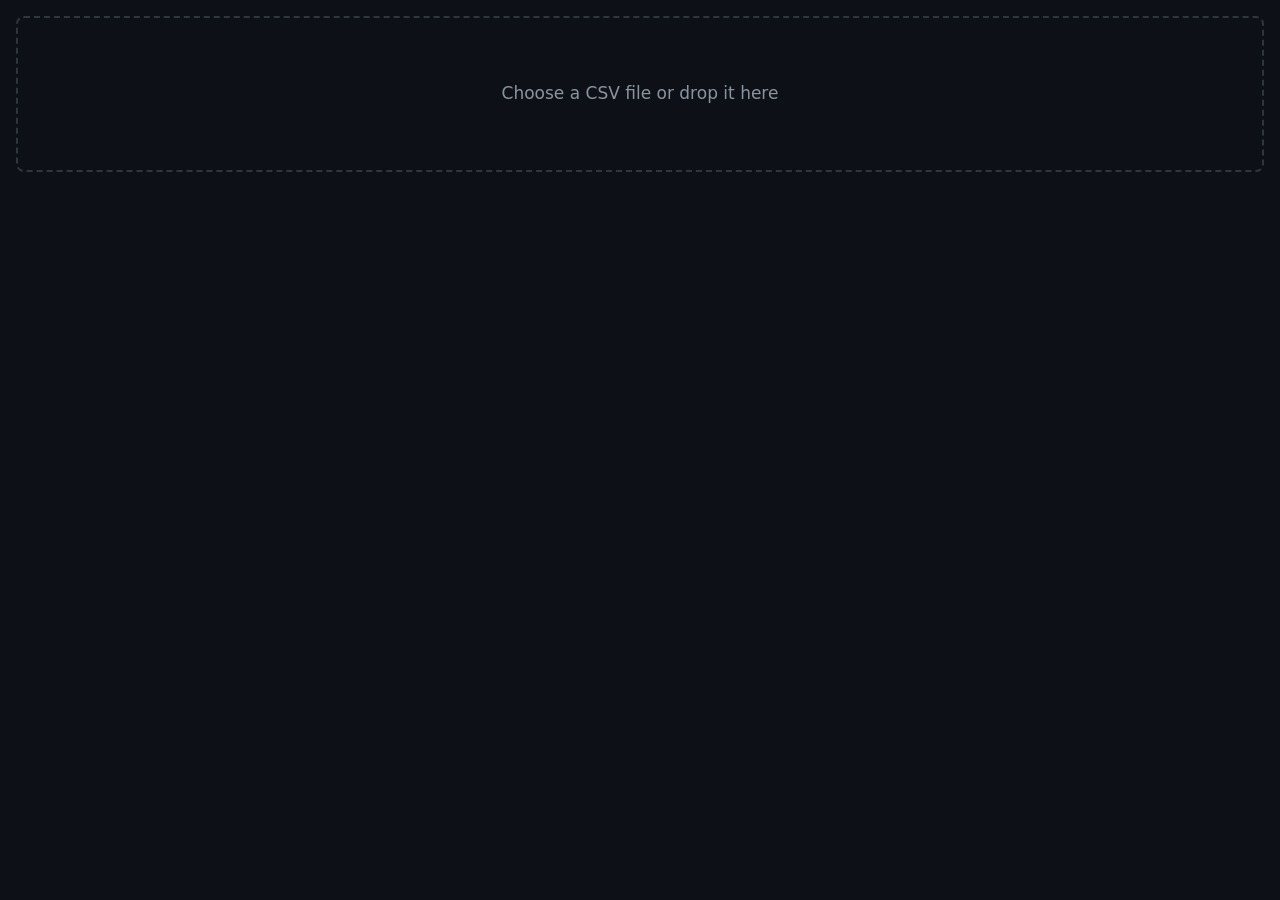
<file: csv-viewer/index.html>
<!DOCTYPE html>
<html lang="en">
<head>
  <meta charset="UTF-8">
  <meta name="viewport" content="width=device-width, initial-scale=1.0">
  <title>CSV Viewer</title>
  <style>
    :root {
      color-scheme: dark;
      --color-bg: #0d1117;
      --color-surface: #161b22;
      --color-header: #21262d;
      --color-border: #30363d;
      --color-text: #e6edf3;
      --color-muted: #8b949e;
      --color-primary: #58a6ff;

      --spacing-small: 8px;
      --spacing-medium: 16px;

      --radius: 8px;
      --font-size-small: 13px;
      --font-size-medium: 15px;
      --cell-max-width: 20em;
    }

    * {
      box-sizing: border-box;
      margin: 0;
      padding: 0;
    }

    body {
      font-family: system-ui, -apple-system, 'Segoe UI', sans-serif;
      font-size: var(--font-size-medium);
      background: var(--color-bg);
      color: var(--color-text);
      padding: var(--spacing-medium);
      line-height: 1.4;
    }

    .bar {
      display: flex;
      align-items: center;
      justify-content: space-between;
      gap: var(--spacing-medium);
      margin-bottom: var(--spacing-medium);
    }

    .open {
      color: var(--color-primary);
      font-weight: 600;
      cursor: pointer;
      white-space: nowrap;
    }

    #fileInput {
      display: none !important;
    }

    .info {
      color: var(--color-muted);
      font-size: var(--font-size-small);
      min-width: 0;
      overflow: hidden;
      text-overflow: ellipsis;
      white-space: nowrap;
    }

    .table-wrap {
      overflow: auto;
      max-height: calc(100dvh - 90px);
      background: var(--color-surface);
      border: 1px solid var(--color-border);
      border-radius: var(--radius);
      -webkit-overflow-scrolling: touch;
    }

    table {
      border-collapse: separate;
      border-spacing: 0;
      font-size: var(--font-size-small);
      min-width: 100%;
    }

    th,
    td {
      padding: 6px 10px;
      border-bottom: 1px solid var(--color-border);
      text-align: left;
      vertical-align: top;
      max-width: var(--cell-max-width);
      white-space: pre-wrap;
      overflow-wrap: break-word;
    }

    th {
      position: sticky;
      top: 0;
      background: var(--color-header);
      font-weight: 600;
      white-space: nowrap;
      cursor: pointer;
      user-select: none;
    }

    .date {
      white-space: nowrap;
    }

    .num {
      text-align: right;
      font-variant-numeric: tabular-nums;
      white-space: nowrap;
    }

    .more {
      display: block;
      margin: var(--spacing-small) auto 0;
      padding: 10px var(--spacing-medium);
      font: inherit;
      color: var(--color-primary);
      background: none;
      border: 1px solid var(--color-border);
      border-radius: var(--radius);
      cursor: pointer;
    }

    .hidden {
      display: none !important;
    }

    body.dragging .table-wrap,
    body.dragging .empty {
      outline: 2px dashed var(--color-primary);
    }

    .empty {
      display: block;
      padding: 64px var(--spacing-medium);
      font-size: 17px;
      text-align: center;
      color: var(--color-muted);
      border: 2px dashed var(--color-border);
      border-radius: var(--radius);
      cursor: pointer;
    }

    /* Phones: when the table is wider than the screen, each row becomes a card
       listing every column name with its value. */
    .cards .table-wrap {
      max-height: none;
      overflow: visible;
      background: none;
      border: none;
    }

    .cards table,
    .cards tbody {
      display: block;
    }

    .cards thead {
      display: none;
    }

    .cards tr {
      display: block;
      margin-bottom: var(--spacing-medium);
      background: var(--color-surface);
      border: 1px solid var(--color-border);
      border-radius: var(--radius);
    }

    /* Each field: column name in small text above its value, with a line
       between fields so long values stay readable. */
    .cards td {
      display: block;
      max-width: none;
      padding: var(--spacing-small) 12px;
      border: none;
      font-size: var(--font-size-medium);
      text-align: left;
      white-space: pre-wrap;
    }

    .cards td:not(:empty) ~ td:not(:empty) {
      border-top: 1px solid var(--color-border);
    }

    .cards td::before {
      content: attr(data-label);
      display: block;
      margin-bottom: 2px;
      color: var(--color-muted);
      font-size: 11px;
      font-weight: 600;
      letter-spacing: 0.04em;
      text-transform: uppercase;
      overflow-wrap: anywhere;
    }

    .cards td:empty {
      display: none;
    }
  </style>
</head>
<body>
  <input type="file" id="fileInput" accept=".csv,.tsv,.txt,text/csv,text/plain">

  <div class="bar hidden" id="bar">
    <span class="info" id="info"></span>
    <label class="open" for="fileInput">Open another file</label>
  </div>

  <label class="empty" id="empty" for="fileInput">Choose a CSV file or drop it here</label>

  <div class="table-wrap hidden" id="tableWrap">
    <table id="table">
      <thead></thead>
      <tbody></tbody>
    </table>
  </div>
  <button class="more hidden" id="moreBtn" type="button">Show more</button>

  <script>
    const $ = (id) => document.getElementById(id);
    const PAGE = 200;
    const DELIMITERS = [',', ';', '\t', '|'];
    const NULLS = new Set(['', 'na', 'n/a', 'null', '-']);

    let data = null;
    let order = [];
    let shown = 0;
    let sortCol = -1;
    let sortDir = 1;

    // Tries UTF-8 first; Spanish Excel and bank exports are often Windows-1252.
    function decode(buffer) {
      const bytes = new Uint8Array(buffer);
      if (bytes[0] === 0xff && bytes[1] === 0xfe) {
        return new TextDecoder('utf-16le').decode(bytes);
      }
      if (bytes[0] === 0xfe && bytes[1] === 0xff) {
        return new TextDecoder('utf-16be').decode(bytes);
      }
      try {
        return new TextDecoder('utf-8', { fatal: true }).decode(bytes);
      } catch {
        return new TextDecoder('windows-1252').decode(bytes);
      }
    }

    // Handles quoted fields, "" escapes, newlines inside quotes and any line ending.
    function parseCsv(text, delim, maxRows = Infinity) {
      const rows = [];
      const n = text.length;
      let row = [];
      let i = 0;
      while (i < n) {
        let field = '';
        if (text[i] === '"') {
          let j = i + 1;
          while (true) {
            const k = text.indexOf('"', j);
            if (k === -1) {
              field += text.slice(j);
              i = n;
              break;
            }
            field += text.slice(j, k);
            if (text[k + 1] === '"') {
              field += '"';
              j = k + 2;
            } else {
              i = k + 1;
              break;
            }
          }
        }
        let j = i;
        while (j < n && text[j] !== delim && text[j] !== '\n' && text[j] !== '\r') j++;
        field += text.slice(i, j);
        i = j;
        row.push(field);
        if (text[i] === delim) {
          i++;
          if (i === n) row.push('');
          continue;
        }
        rows.push(row);
        row = [];
        if (text[i] === '\r' && text[i + 1] === '\n') i++;
        i++;
        if (rows.length >= maxRows) return rows;
      }
      if (row.length) rows.push(row);
      return rows;
    }

    function mostCommon(values) {
      const counts = new Map();
      for (const v of values) counts.set(v, (counts.get(v) || 0) + 1);
      let best = 0;
      let bestCount = 0;
      for (const [v, c] of counts) {
        if (c > bestCount) {
          best = v;
          bestCount = c;
        }
      }
      return { value: best, share: values.length ? bestCount / values.length : 0 };
    }

    // The separator that gives the most rows with the same number of columns wins.
    function detectDelimiter(sample) {
      let best = ',';
      let bestScore = -1;
      for (const delim of DELIMITERS) {
        const rows = parseCsv(sample, delim, 100);
        if (rows.length > 1) rows.pop(); // may be cut off by the sample
        const counts = rows.map((r) => r.length);
        const { value, share } = mostCommon(counts);
        if (value < 2) continue;
        const score = Math.round(share * 100) * 1000 + value;
        if (score > bestScore) {
          best = delim;
          bestScore = score;
        }
      }
      return best;
    }

    const isNull = (v) => v === undefined || NULLS.has(v.trim().toLowerCase());

    // Reads 1,234.56, 1.234,56, 1 234,56, €12, 15%, (12.50) and 12.50-.
    function parseNumber(raw, decimal) {
      let s = raw.trim().replace(/[\s\u00a0\u202f'€$£%]/g, '');
      let sign = 1;
      if (/^\(.*\)$/.test(s) || /\d-$/.test(s)) {
        sign = -1;
        s = s.replace(/^\(|\)$|-$/g, '');
      }
      const pattern = decimal === ','
        ? /^[+-]?(\d{1,3}(\.\d{3})+|\d*)(,\d+)?$/
        : /^[+-]?(\d{1,3}(,\d{3})+|\d*)(\.\d+)?([eE][+-]?\d+)?$/;
      if (!/\d/.test(s) || !pattern.test(s)) return null;
      s = decimal === ',' ? s.replace(/\./g, '').replace(',', '.') : s.replace(/,/g, '');
      return sign * Number(s);
    }

    function detectDecimal(rows, delim) {
      let comma = delim === ';' ? 1 : 0;
      let dot = 0;
      for (const row of rows.slice(0, 1000)) {
        for (const v of row) {
          if (/\d\.\d{3},\d|^[+-]?\d+,\d{1,2}$/.test(v.trim())) comma++;
          if (/\d,\d{3}\.\d|^[+-]?\d+\.\d{1,2}$/.test(v.trim())) dot++;
        }
      }
      return comma > dot ? ',' : '.';
    }

    // Returns a sortable number for yyyy-mm-dd or dd/mm/yyyy (mm/dd if dayFirst is false).
    function parseDate(raw, dayFirst) {
      const s = raw.trim();
      let m = /^(\d{4})[-/.](\d{1,2})[-/.](\d{1,2})(?:[T ](\d{1,2}):(\d{2}))?/.exec(s);
      let y;
      let mo;
      let d;
      if (m) {
        [y, mo, d] = [+m[1], +m[2], +m[3]];
      } else {
        m = /^(\d{1,2})[-/.](\d{1,2})[-/.](\d{4}|\d{2})(?:[T ](\d{1,2}):(\d{2}))?/.exec(s);
        if (!m) return null;
        y = m[3].length === 2 ? 2000 + +m[3] : +m[3];
        [d, mo] = dayFirst ? [+m[1], +m[2]] : [+m[2], +m[1]];
      }
      if (mo < 1 || mo > 12 || d < 1 || d > 31) return null;
      return (((y * 100 + mo) * 100 + d) * 100 + (+m[4] || 0)) * 100 + (+m[5] || 0);
    }

    // Day first unless some value can only be month/day, like 03/25/2026.
    function detectDayFirst(rows) {
      for (const row of rows.slice(0, 1000)) {
        for (const v of row) {
          const m = /^(\d{1,2})[/.-](\d{1,2})[/.-]\d{2,4}/.exec(v.trim());
          if (m && +m[1] > 12) return true;
          if (m && +m[2] > 12) return false;
        }
      }
      return true;
    }

    function columnType(rows, c, decimal, dayFirst) {
      let seen = 0;
      let numbers = 0;
      let dates = 0;
      for (const row of rows.slice(0, 2000)) {
        if (isNull(row[c])) continue;
        seen++;
        if (parseNumber(row[c], decimal) !== null) numbers++;
        else if (parseDate(row[c], dayFirst) !== null) dates++;
      }
      if (seen && numbers === seen) return 'number';
      if (seen && dates === seen) return 'date';
      return 'text';
    }

    function load(buffer, fileName) {
      let text = decode(buffer).replace(/^\ufeff/, '');
      let delim = null;
      const hint = /^sep=(.)\r?\n/i.exec(text);
      if (hint) {
        delim = hint[1];
        text = text.slice(hint[0].length);
      }
      delim = delim || detectDelimiter(text.slice(0, 100000));
      let rows = parseCsv(text, delim).filter((r) => r.some((v) => v.trim()));

      // Skip title lines before the table, like a bank name or account number.
      const width = mostCommon(rows.slice(0, 300).map((r) => r.length)).value;
      const start = rows.findIndex((r) => r.length === width);
      rows = rows.slice(Math.max(start, 0));

      const decimal = detectDecimal(rows, delim);
      const dayFirst = detectDayFirst(rows);
      const columns = Math.max(...rows.map((r) => r.length));

      // No header when the first row looks like data in a number or date column.
      const typesWithoutFirst = [];
      for (let c = 0; c < columns; c++) {
        typesWithoutFirst.push(columnType(rows.slice(1), c, decimal, dayFirst));
      }
      const hasHeader = rows.length < 2 || !rows[0].some((v, c) => !isNull(v) && (
        (typesWithoutFirst[c] === 'number' && parseNumber(v, decimal) !== null) ||
        (typesWithoutFirst[c] === 'date' && parseDate(v, dayFirst) !== null)));
      const body = hasHeader ? rows.slice(1) : rows;
      const names = [];
      for (let c = 0; c < columns; c++) {
        names.push((hasHeader && rows[0][c] || '').trim() || `Column ${c + 1}`);
      }
      const types = hasHeader ? typesWithoutFirst
        : names.map((_, c) => columnType(body, c, decimal, dayFirst));

      data = { names, types, body, decimal, dayFirst };
      sortCol = -1;
      order = body.map((_, i) => i);
      $('info').textContent = `${fileName} · ${body.length.toLocaleString()} rows`;
      $('empty').classList.add('hidden');
      $('bar').classList.remove('hidden');
      $('tableWrap').classList.remove('hidden');
      renderHead();
      renderRows(true);
    }

    function renderHead() {
      const tr = document.createElement('tr');
      data.names.forEach((name, c) => {
        const th = document.createElement('th');
        if (data.types[c] === 'number') th.className = 'num';
        th.textContent = name + (sortCol === c ? (sortDir > 0 ? ' ▲' : ' ▼') : '');
        th.addEventListener('click', () => sortBy(c));
        tr.append(th);
      });
      $('table').tHead.replaceChildren(tr);
    }

    function renderRows(reset) {
      if (reset) {
        shown = 0;
        $('table').tBodies[0].replaceChildren();
        $('tableWrap').scrollTop = 0;
      }
      const frag = document.createDocumentFragment();
      for (const i of order.slice(shown, shown + PAGE)) {
        const tr = document.createElement('tr');
        data.names.forEach((_, c) => {
          const td = document.createElement('td');
          td.className = { number: 'num', date: 'date', text: '' }[data.types[c]];
          td.dataset.label = data.names[c];
          td.textContent = data.body[i][c] ?? '';
          tr.append(td);
        });
        frag.append(tr);
      }
      $('table').tBodies[0].append(frag);
      shown = Math.min(shown + PAGE, order.length);
      const left = order.length - shown;
      $('moreBtn').textContent = `Show more (${left.toLocaleString()} left)`;
      $('moreBtn').classList.toggle('hidden', left === 0);
      fitLayout();
    }

    // Cards only on narrow screens, and only when the table does not fit.
    function fitLayout() {
      if (!data) return;
      document.body.classList.remove('cards');
      const wrap = $('tableWrap');
      const tooWide = wrap.scrollWidth > wrap.clientWidth + 1;
      document.body.classList.toggle('cards', tooWide && window.innerWidth <= 700);
    }

    // Tap a header to sort ascending, again for descending, a third time to reset.
    function sortBy(c) {
      if (sortCol !== c) {
        sortCol = c;
        sortDir = 1;
      } else if (sortDir === 1) {
        sortDir = -1;
      } else {
        sortCol = -1;
      }
      order = data.body.map((_, i) => i);
      if (sortCol >= 0) {
        const type = data.types[c];
        const key = (v) => {
          if (isNull(v)) return null;
          if (type === 'number') return parseNumber(v, data.decimal);
          if (type === 'date') return parseDate(v, data.dayFirst);
          return v;
        };
        const keys = data.body.map((row) => key(row[c]));
        const collator = new Intl.Collator(undefined, { numeric: true, sensitivity: 'base' });
        order.sort((a, b) => {
          const ka = keys[a];
          const kb = keys[b];
          if (ka === null || kb === null) return (ka === null) - (kb === null) || a - b;
          const cmp = type === 'text' ? collator.compare(ka, kb) : ka - kb;
          return cmp * sortDir || a - b;
        });
      }
      renderHead();
      renderRows(true);
    }

    async function openFile(file) {
      if (file) load(await file.arrayBuffer(), file.name);
    }

    $('fileInput').addEventListener('change', (e) => {
      openFile(e.target.files[0]);
      e.target.value = '';
    });
    $('moreBtn').addEventListener('click', () => renderRows(false));
    window.addEventListener('resize', fitLayout);

    window.addEventListener('dragover', (e) => {
      e.preventDefault();
      document.body.classList.add('dragging');
    });
    window.addEventListener('dragleave', (e) => {
      if (!e.relatedTarget) document.body.classList.remove('dragging');
    });
    window.addEventListener('drop', (e) => {
      e.preventDefault();
      document.body.classList.remove('dragging');
      openFile(e.dataTransfer.files[0]);
    });
  </script>
</body>
</html>
</file>
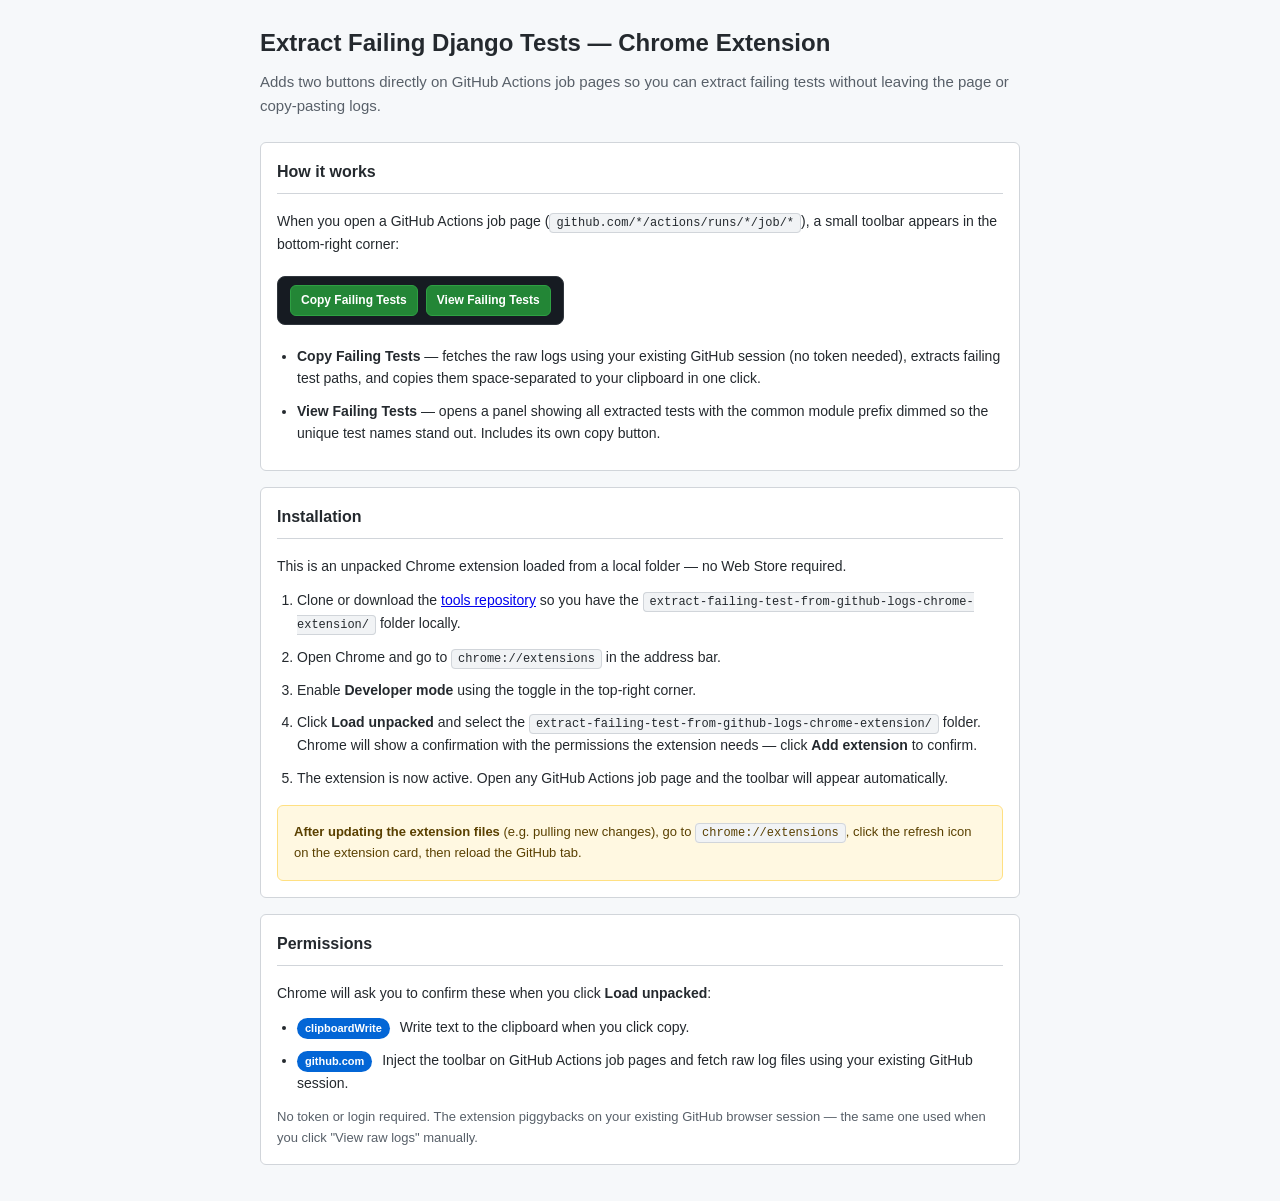
<file: extract-failing-test-from-github-logs-chrome-extension/index.html>
<!DOCTYPE html>
<html lang="en">
<head>
  <meta charset="UTF-8">
  <meta name="viewport" content="width=device-width, initial-scale=1.0">
  <title>Extract Failing Django Tests — Chrome Extension</title>
  <style>
    :root {
      --primary-color: #0366d6;
      --background-color: #f6f8fa;
      --border-color: #d1d5da;
      --text-color: #24292e;
      --text-muted: #586069;
      --success-color: #28a745;
      --code-background: #f1f3f5;
      --spacing-small: 8px;
      --spacing-medium: 16px;
      --spacing-large: 24px;
    }

    * {
      box-sizing: border-box;
      margin: 0;
      padding: 0;
    }

    body {
      font-family: -apple-system, BlinkMacSystemFont, 'Segoe UI', Helvetica,
        Arial, sans-serif;
      background-color: var(--background-color);
      color: var(--text-color);
      padding: var(--spacing-large);
      line-height: 1.6;
    }

    .container {
      max-width: 760px;
      margin: 0 auto;
    }

    h1 {
      font-size: 24px;
      font-weight: 600;
      margin-bottom: var(--spacing-small);
    }

    .subtitle {
      color: var(--text-muted);
      font-size: 15px;
      margin-bottom: var(--spacing-large);
    }

    .section {
      background: white;
      border: 1px solid var(--border-color);
      border-radius: 6px;
      padding: var(--spacing-medium);
      margin-bottom: var(--spacing-medium);
    }

    h2 {
      font-size: 16px;
      font-weight: 600;
      margin-bottom: var(--spacing-medium);
      padding-bottom: var(--spacing-small);
      border-bottom: 1px solid var(--border-color);
    }

    ol, ul {
      padding-left: 20px;
    }

    li {
      margin-bottom: 10px;
      font-size: 14px;
    }

    code {
      background: var(--code-background);
      border: 1px solid var(--border-color);
      border-radius: 4px;
      padding: 2px 6px;
      font-family: 'SF Mono', Monaco, 'Cascadia Code', Consolas, monospace;
      font-size: 12px;
    }

    .badge {
      display: inline-block;
      background: #0366d6;
      color: white;
      font-size: 11px;
      font-weight: 600;
      padding: 2px 8px;
      border-radius: 20px;
      margin-right: 6px;
      vertical-align: middle;
    }

    .button-demo {
      display: inline-flex;
      align-items: center;
      gap: 8px;
      background: #161b22;
      border: 1px solid #30363d;
      border-radius: 8px;
      padding: 8px 12px;
      margin: var(--spacing-small) 0;
    }

    .button-demo span {
      background: #238636;
      color: white;
      border: 1px solid #2ea043;
      padding: 5px 10px;
      border-radius: 6px;
      font-size: 12px;
      font-weight: 600;
      font-family: inherit;
    }

    .note {
      background: #fff8e1;
      border: 1px solid #ffe082;
      border-radius: 6px;
      padding: var(--spacing-medium);
      font-size: 13px;
      color: #5a4000;
      margin-top: var(--spacing-medium);
    }

  </style>
</head>
<body>
  <div class="container">
    <h1>Extract Failing Django Tests — Chrome Extension</h1>
    <p class="subtitle">
      Adds two buttons directly on GitHub Actions job pages so you can extract
      failing tests without leaving the page or copy-pasting logs.
    </p>

    <div class="section">
      <h2>How it works</h2>
      <p style="font-size:14px; margin-bottom: 12px;">
        When you open a GitHub Actions job page
        (<code>github.com/*/actions/runs/*/job/*</code>), a small toolbar
        appears in the bottom-right corner:
      </p>
      <div class="button-demo">
        <span>Copy Failing Tests</span>
        <span>View Failing Tests</span>
      </div>
      <ul style="margin-top: 12px;">
        <li>
          <strong>Copy Failing Tests</strong> — fetches the raw logs using your
          existing GitHub session (no token needed), extracts failing test paths,
          and copies them space-separated to your clipboard in one click.
        </li>
        <li>
          <strong>View Failing Tests</strong> — opens a panel showing all
          extracted tests with the common module prefix dimmed so the unique
          test names stand out. Includes its own copy button.
        </li>
      </ul>
    </div>

    <div class="section">
      <h2>Installation</h2>
      <p style="font-size:14px; margin-bottom: 12px;">
        This is an unpacked Chrome extension loaded from a local folder — no
        Web Store required.
      </p>
      <ol>
        <li>
          Clone or download the
          <a href="https://github.com/daniboygg/tools" target="_blank"
            rel="noopener noreferrer">tools repository</a>
          so you have the
          <code>extract-failing-test-from-github-logs-chrome-extension/</code>
          folder locally.
        </li>
        <li>
          Open Chrome and go to <code>chrome://extensions</code> in the address
          bar.
        </li>
        <li>
          Enable <strong>Developer mode</strong> using the toggle in the
          top-right corner.
        </li>
        <li>
          Click <strong>Load unpacked</strong> and select the
          <code>extract-failing-test-from-github-logs-chrome-extension/</code>
          folder. Chrome will show a confirmation with the permissions the
          extension needs — click <strong>Add extension</strong> to confirm.
        </li>
        <li>
          The extension is now active. Open any GitHub Actions job page and the
          toolbar will appear automatically.
        </li>
      </ol>

      <div class="note">
        <strong>After updating the extension files</strong> (e.g. pulling new
        changes), go to <code>chrome://extensions</code>, click the refresh icon
        on the extension card, then reload the GitHub tab.
      </div>
    </div>

    <div class="section">
      <h2>Permissions</h2>
      <p style="font-size:14px; margin-bottom: 12px;">
        Chrome will ask you to confirm these when you click <strong>Load
        unpacked</strong>:
      </p>
      <ul>
        <li>
          <span class="badge">clipboardWrite</span>
          Write text to the clipboard when you click copy.
        </li>
        <li>
          <span class="badge">github.com</span>
          Inject the toolbar on GitHub Actions job pages and fetch raw log
          files using your existing GitHub session.
        </li>
      </ul>
      <p style="font-size:13px; color: var(--text-muted); margin-top:12px;">
        No token or login required. The extension piggybacks on your existing
        GitHub browser session — the same one used when you click "View raw
        logs" manually.
      </p>
    </div>
  </div>
</body>
</html>
</file>
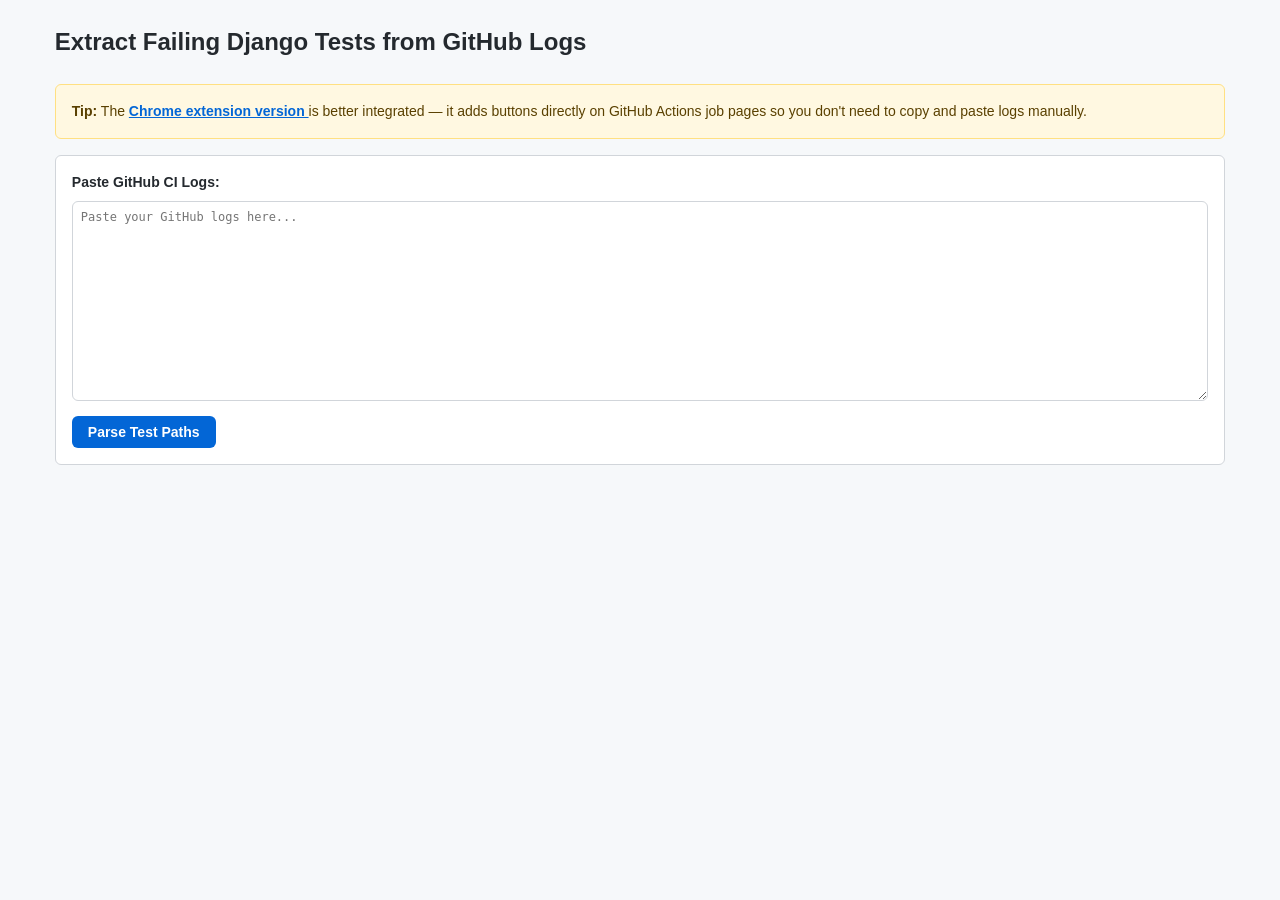
<file: extract-failing-test-from-github-logs/index.html>
<!DOCTYPE html>
<html lang="en">
<head>
  <meta charset="UTF-8">
  <meta name="viewport" content="width=device-width, initial-scale=1.0">
  <title>Extract Failing Django Tests from GitHub Logs</title>
  <style>
    .extension-banner {
      background: #fff8e1;
      border: 1px solid #ffe082;
      border-radius: 6px;
      padding: var(--spacing-medium);
      margin-bottom: var(--spacing-medium);
      font-size: 14px;
      color: #5a4000;
    }
    .extension-banner a {
      color: #0366d6;
      font-weight: 600;
    }
    :root {
      --primary-color: #0366d6;
      --background-color: #f6f8fa;
      --border-color: #d1d5da;
      --text-color: #24292e;
      --success-color: #28a745;
      --code-background: #f6f8fa;
      --spacing-small: 8px;
      --spacing-medium: 16px;
      --spacing-large: 24px;
    }

    * {
      box-sizing: border-box;
      margin: 0;
      padding: 0;
    }

    body {
      font-family: -apple-system, BlinkMacSystemFont, 'Segoe UI', Helvetica,
        Arial, sans-serif;
      background-color: var(--background-color);
      color: var(--text-color);
      padding: var(--spacing-large);
      line-height: 1.5;
    }

    .container {
      max-width: 95%;
      margin: 0 auto;
    }

    h1 {
      margin-bottom: var(--spacing-large);
      font-size: 24px;
      font-weight: 600;
    }

    .section {
      background: white;
      border: 1px solid var(--border-color);
      border-radius: 6px;
      padding: var(--spacing-medium);
      margin-bottom: var(--spacing-medium);
    }

    label {
      display: block;
      font-weight: 600;
      margin-bottom: var(--spacing-small);
      font-size: 14px;
    }

    textarea {
      width: 100%;
      min-height: 200px;
      padding: var(--spacing-small);
      border: 1px solid var(--border-color);
      border-radius: 6px;
      font-family: 'SF Mono', Monaco, 'Cascadia Code', 'Roboto Mono',
        Consolas, monospace;
      font-size: 12px;
      resize: vertical;
    }

    textarea:focus {
      outline: none;
      border-color: var(--primary-color);
      box-shadow: 0 0 0 3px rgba(3, 102, 214, 0.1);
    }

    button {
      background-color: var(--primary-color);
      color: white;
      border: none;
      padding: 8px 16px;
      border-radius: 6px;
      font-size: 14px;
      font-weight: 600;
      cursor: pointer;
      margin-top: var(--spacing-small);
    }

    button:hover {
      background-color: #0256c2;
    }

    button:active {
      background-color: #024ea4;
    }

    button.copy-btn {
      background-color: var(--primary-color);
    }

    button.copy-btn:hover {
      background-color: #0256c2;
    }

    .results {
      display: none;
    }

    .results.visible {
      display: block;
    }

    .copy-message {
      color: var(--success-color);
      font-size: 14px;
      margin-top: var(--spacing-small);
      opacity: 0;
      transition: opacity 0.3s;
    }

    .copy-message.visible {
      opacity: 1;
    }

    .test-list {
      background-color: var(--code-background);
      padding: var(--spacing-medium);
      border-radius: 6px;
      margin-top: var(--spacing-small);
      font-family: 'SF Mono', Monaco, 'Cascadia Code', 'Roboto Mono',
        Consolas, monospace;
      font-size: 12px;
      word-break: break-all;
      line-height: 1.8;
    }

    .test-list-inline {
      background-color: var(--code-background);
      padding: var(--spacing-medium);
      border-radius: 6px;
      margin-top: var(--spacing-small);
      font-family: 'SF Mono', Monaco, 'Cascadia Code', 'Roboto Mono',
        Consolas, monospace;
      font-size: 12px;
      word-break: break-all;
      line-height: 1.8;
    }

    .test-list-lines {
      background-color: var(--code-background);
      padding: var(--spacing-medium);
      border-radius: 6px;
      margin-top: var(--spacing-small);
      font-family: 'SF Mono', Monaco, 'Cascadia Code', 'Roboto Mono',
        Consolas, monospace;
      font-size: 12px;
      line-height: 1.2;
    }

    .test-item {
      padding: 2px 0;
    }

    .test-common {
      color: #6a737d;
    }

    .test-unique {
      color: #24292e;
      font-weight: 600;
    }

    .count {
      color: #586069;
      font-size: 14px;
      margin-top: var(--spacing-small);
    }

    .subsection-label {
      font-weight: 600;
      font-size: 13px;
      margin-top: var(--spacing-medium);
      margin-bottom: var(--spacing-small);
      color: #586069;
    }

    .button-group {
      display: flex;
      gap: var(--spacing-small);
      margin-top: var(--spacing-small);
    }
  </style>
</head>
<body>
  <div class="container">
    <h1>Extract Failing Django Tests from GitHub Logs</h1>

    <div class="extension-banner">
      <strong>Tip:</strong> The
      <a href="/extract-failing-test-from-github-logs-chrome-extension/">
        Chrome extension version
      </a>
      is better integrated — it adds buttons directly on GitHub Actions job pages so you
      don't need to copy and paste logs manually.
    </div>

    <div class="section">
      <label for="logInput">Paste GitHub CI Logs:</label>
      <textarea
        id="logInput"
        placeholder="Paste your GitHub logs here..."></textarea>
      <button id="parseBtn">Parse Test Paths</button>
    </div>

    <div class="section results" id="results">
      <label>Extracted Test Paths:</label>
      <div class="count" id="testCount"></div>
      <div class="test-list-lines" id="testListLines"></div>
      <div class="button-group">
        <button class="copy-btn" id="copyBtn">
          Copy to Clipboard (space-separated)
        </button>
      </div>
      <div class="copy-message" id="copyMessage">
        Copied to clipboard!
      </div>
    </div>
  </div>

  <script>
    const logInput = document.getElementById('logInput');
    const parseBtn = document.getElementById('parseBtn');
    const results = document.getElementById('results');
    const testListLines = document.getElementById('testListLines');
    const testCount = document.getElementById('testCount');
    const copyBtn = document.getElementById('copyBtn');
    const copyMessage = document.getElementById('copyMessage');

    let extractedTests = [];

    function extractTestPaths(logText) {
      const tests = new Set();
      const lines = logText.split('\n');

      const errorPattern =
        /^(?:\d{4}-\d{2}-\d{2}T[\d:.]+Z\s+)?ERROR:\s+(\S+)\s+\(([a-zA-Z0-9_.]+)\)/;
      const failPattern =
        /^(?:\d{4}-\d{2}-\d{2}T[\d:.]+Z\s+)?FAIL:\s+(\S+)\s+\(([a-zA-Z0-9_.]+)\)/;
      const bareTestPattern = /^([a-z][a-z0-9_]*(?:\.[a-z][a-z0-9_]*)+\.[A-Z][a-zA-Z0-9_]*(?:\.[a-z_][a-z0-9_]*)*)$/;

      for (const line of lines) {
        const trimmedLine = line.trim();

        const errorMatch = trimmedLine.match(errorPattern);
        if (errorMatch) {
          const testMethod = errorMatch[1];
          const testClass = errorMatch[2];

          if (testClass.endsWith(`.${testMethod}`)) {
            tests.add(testClass);
          } else {
            tests.add(`${testClass}.${testMethod}`);
          }
          continue;
        }

        const failMatch = trimmedLine.match(failPattern);
        if (failMatch) {
          const testMethod = failMatch[1];
          const testClass = failMatch[2];

          if (testClass.endsWith(`.${testMethod}`)) {
            tests.add(testClass);
          } else {
            tests.add(`${testClass}.${testMethod}`);
          }
          continue;
        }

        const bareTestMatch = trimmedLine.match(bareTestPattern);
        if (bareTestMatch && !trimmedLine.includes(' ') &&
            trimmedLine.split('.').length >= 4) {
          tests.add(trimmedLine);
        }
      }

      return Array.from(tests).sort();
    }

    function findCommonPrefix(tests) {
      if (tests.length === 0) return '';
      if (tests.length === 1) return '';

      let prefix = tests[0];
      for (let i = 1; i < tests.length; i++) {
        while (tests[i].indexOf(prefix) !== 0) {
          prefix = prefix.substring(0, prefix.length - 1);
          if (prefix === '') return '';
        }
      }

      const lastDot = prefix.lastIndexOf('.');
      return lastDot !== -1 ? prefix.substring(0, lastDot + 1) : '';
    }

    function displayResults(tests) {
      if (tests.length === 0) {
        testListLines.textContent = 'No test paths found';
        testCount.textContent = '';
        results.classList.add('visible');
        return;
      }

      extractedTests = tests;

      const commonPrefix = findCommonPrefix(tests);

      testListLines.innerHTML = '';
      tests.forEach(test => {
        const testItem = document.createElement('div');
        testItem.className = 'test-item';

        if (commonPrefix && test.startsWith(commonPrefix)) {
          const commonPart = document.createElement('span');
          commonPart.className = 'test-common';
          commonPart.textContent = commonPrefix;

          const uniquePart = document.createElement('span');
          uniquePart.className = 'test-unique';
          uniquePart.textContent = test.substring(commonPrefix.length);

          testItem.appendChild(commonPart);
          testItem.appendChild(uniquePart);
        } else {
          testItem.textContent = test;
        }

        testListLines.appendChild(testItem);
      });

      testCount.textContent = `Found ${tests.length} test(s)`;
      results.classList.add('visible');
    }

    parseBtn.addEventListener('click', () => {
      const logText = logInput.value.trim();
      if (!logText) {
        alert('Please paste some logs first');
        return;
      }

      const tests = extractTestPaths(logText);
      displayResults(tests);
    });

    copyBtn.addEventListener('click', async () => {
      const textToCopy = extractedTests.join(' ');

      try {
        await navigator.clipboard.writeText(textToCopy);
        copyMessage.classList.add('visible');

        setTimeout(() => {
          copyMessage.classList.remove('visible');
        }, 2000);
      } catch (err) {
        alert('Failed to copy to clipboard');
      }
    });

    logInput.addEventListener('input', () => {
      if (results.classList.contains('visible') && logInput.value.trim()) {
        const tests = extractTestPaths(logInput.value.trim());
        displayResults(tests);
      }
    });
  </script>
</body>
</html>
</file>
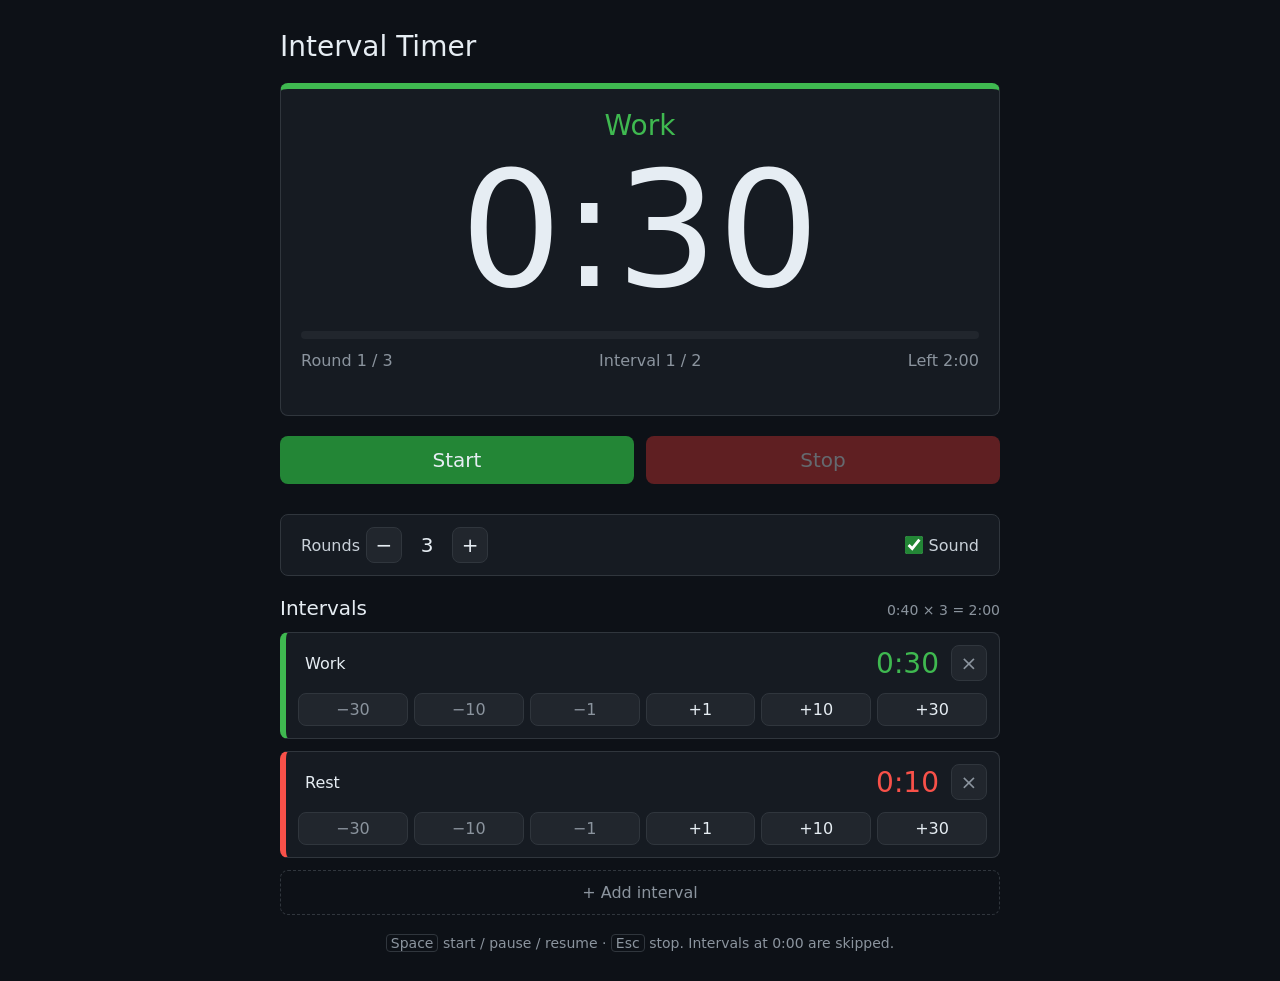
<file: interval-timer/index.html>
<!DOCTYPE html>
<html lang="en">
<head>
  <meta charset="UTF-8">
  <meta name="viewport" content="width=device-width, initial-scale=1.0">
  <title>Interval Timer</title>
  <style>
    :root {
      /* Spacing */
      --spacing-xsmall: 6px;
      --spacing-small: 12px;
      --spacing-medium: 20px;
      --spacing-large: 30px;

      /* Colors */
      --color-bg: #0d1117;
      --color-surface: #161b22;
      --color-surface-raised: #21262d;
      --color-border: #30363d;
      --color-text: #c9d1d9;
      --color-text-bright: #e6edf3;
      --color-text-muted: #8b949e;
      --color-start: #238636;
      --color-start-hover: #2ea043;
      --color-stop: #da3633;
      --color-stop-hover: #f85149;
      --color-pause: #9e6a03;
      --color-pause-hover: #bb8009;

      /* Interval accent colors, cycled by position */
      --color-interval-1: #3fb950;
      --color-interval-2: #f85149;
      --color-interval-3: #58a6ff;
      --color-interval-4: #bc8cff;
      --color-interval-5: #d29922;
      --color-interval-6: #39c5cf;

      /* Font sizes */
      --font-size-small: 14px;
      --font-size-medium: 16px;
      --font-size-large: 20px;
      --font-size-xlarge: 28px;
      --font-size-clock: clamp(72px, 22vw, 160px);

      /* Shapes */
      --radius: 8px;
    }

    * {
      box-sizing: border-box;
      margin: 0;
      padding: 0;
    }

    body {
      font-family: system-ui, -apple-system, sans-serif;
      background: var(--color-bg);
      color: var(--color-text);
      min-height: 100vh;
      padding: var(--spacing-large) var(--spacing-medium);
      display: flex;
      justify-content: center;
    }

    .container {
      width: 100%;
      max-width: 720px;
    }

    header {
      margin-bottom: var(--spacing-medium);
    }

    h1 {
      font-size: var(--font-size-xlarge);
      color: var(--color-text-bright);
      font-weight: 400;
    }

    h2 {
      font-size: var(--font-size-large);
      color: var(--color-text-bright);
      font-weight: 400;
    }

    button {
      font: inherit;
      color: var(--color-text-bright);
      background: var(--color-surface-raised);
      border: 1px solid var(--color-border);
      border-radius: var(--radius);
      cursor: pointer;
      padding: var(--spacing-xsmall) var(--spacing-small);
    }

    button:hover:not(:disabled) {
      border-color: var(--color-text-muted);
    }

    button:disabled {
      opacity: 0.4;
      cursor: not-allowed;
    }

    /* Display */

    .display {
      --accent: var(--color-interval-1);
      background: var(--color-surface);
      border: 1px solid var(--color-border);
      border-top: 6px solid var(--accent);
      border-radius: var(--radius);
      padding: var(--spacing-medium);
      text-align: center;
      margin-bottom: var(--spacing-medium);
      transition: border-color 0.3s;
    }

    .phase-name {
      font-size: var(--font-size-xlarge);
      color: var(--accent);
      min-height: 1.2em;
      overflow-wrap: anywhere;
    }

    .clock {
      font-size: var(--font-size-clock);
      font-variant-numeric: tabular-nums;
      color: var(--color-text-bright);
      line-height: 1.1;
    }

    .display.warning .clock {
      color: var(--accent);
    }

    .progress {
      height: 8px;
      background: var(--color-surface-raised);
      border-radius: 4px;
      overflow: hidden;
      margin: var(--spacing-small) 0;
    }

    .progress-bar {
      height: 100%;
      width: 0;
      background: var(--accent);
    }

    .meta {
      display: flex;
      justify-content: space-between;
      flex-wrap: wrap;
      gap: var(--spacing-small);
      color: var(--color-text-muted);
      font-size: var(--font-size-medium);
      font-variant-numeric: tabular-nums;
    }

    .next {
      margin-top: var(--spacing-xsmall);
      color: var(--color-text-muted);
      font-size: var(--font-size-small);
      min-height: 1.4em;
    }

    /* Controls */

    .actions {
      margin-bottom: var(--spacing-large);
    }

    .actions:has(.wake-warning:not([hidden])) {
      margin-bottom: var(--spacing-small);
    }

    .controls {
      display: flex;
      gap: var(--spacing-small);
    }

    .wake-warning {
      margin-top: var(--spacing-xsmall);
      color: var(--color-text-muted);
      font-size: var(--font-size-small);
      text-align: center;
    }

    .controls button {
      flex: 1;
      font-size: var(--font-size-large);
      padding: var(--spacing-small);
      border: none;
    }

    #start-btn {
      background: var(--color-start);
    }

    #start-btn:hover {
      background: var(--color-start-hover);
    }

    #start-btn.pause {
      background: var(--color-pause);
    }

    #start-btn.pause:hover {
      background: var(--color-pause-hover);
    }

    #stop-btn {
      background: var(--color-stop);
    }

    #stop-btn:hover:not(:disabled) {
      background: var(--color-stop-hover);
    }

    /* Setup */

    fieldset {
      border: none;
    }

    fieldset:disabled {
      opacity: 0.6;
    }

    .settings {
      display: flex;
      flex-wrap: wrap;
      align-items: center;
      justify-content: space-between;
      gap: var(--spacing-small);
      background: var(--color-surface);
      border: 1px solid var(--color-border);
      border-radius: var(--radius);
      padding: var(--spacing-small) var(--spacing-medium);
      margin-bottom: var(--spacing-medium);
    }

    .stepper {
      display: flex;
      align-items: center;
      gap: var(--spacing-xsmall);
    }

    .stepper-value {
      min-width: 3ch;
      text-align: center;
      font-size: var(--font-size-large);
      color: var(--color-text-bright);
      font-variant-numeric: tabular-nums;
    }

    .stepper button {
      width: 36px;
      height: 36px;
      padding: 0;
      font-size: var(--font-size-large);
    }

    .sound-toggle {
      display: flex;
      align-items: center;
      gap: var(--spacing-xsmall);
      cursor: pointer;
    }

    .sound-toggle input {
      width: 18px;
      height: 18px;
      accent-color: var(--color-start);
    }

    .intervals-header {
      display: flex;
      justify-content: space-between;
      align-items: baseline;
      margin-bottom: var(--spacing-small);
    }

    .total {
      color: var(--color-text-muted);
      font-size: var(--font-size-small);
      font-variant-numeric: tabular-nums;
    }

    .interval-list {
      list-style: none;
      display: flex;
      flex-direction: column;
      gap: var(--spacing-small);
      margin-bottom: var(--spacing-small);
    }

    .interval {
      --accent: var(--color-interval-1);
      background: var(--color-surface);
      border: 1px solid var(--color-border);
      border-left: 6px solid var(--accent);
      border-radius: var(--radius);
      padding: var(--spacing-small);
      display: grid;
      grid-template-columns: 1fr auto auto;
      grid-template-areas:
        "name time remove"
        "adjust adjust adjust";
      align-items: center;
      gap: var(--spacing-small);
    }

    .interval.active {
      background: var(--color-surface-raised);
    }

    .interval-name {
      grid-area: name;
      font: inherit;
      font-size: var(--font-size-medium);
      color: var(--color-text-bright);
      background: transparent;
      border: 1px solid transparent;
      border-radius: var(--radius);
      padding: var(--spacing-xsmall);
      min-width: 0;
    }

    .interval-name:hover,
    .interval-name:focus {
      border-color: var(--color-border);
      outline: none;
    }

    .interval-time {
      grid-area: time;
      font-size: var(--font-size-xlarge);
      color: var(--accent);
      font-variant-numeric: tabular-nums;
    }

    .remove-btn {
      grid-area: remove;
      width: 36px;
      height: 36px;
      padding: 0;
      font-size: var(--font-size-large);
      color: var(--color-text-muted);
    }

    .remove-btn:hover:not(:disabled) {
      color: var(--color-stop-hover);
      border-color: var(--color-stop-hover);
    }

    .adjust {
      grid-area: adjust;
      display: grid;
      grid-template-columns: repeat(6, 1fr);
      gap: var(--spacing-xsmall);
    }

    .adjust button {
      font-variant-numeric: tabular-nums;
      padding: var(--spacing-xsmall) 0;
    }

    .adjust .minus {
      color: var(--color-text-muted);
    }

    .add-btn {
      width: 100%;
      padding: var(--spacing-small);
      border-style: dashed;
      background: transparent;
      color: var(--color-text-muted);
    }

    .add-btn:hover:not(:disabled) {
      color: var(--color-text-bright);
    }

    .hint {
      margin-top: var(--spacing-medium);
      color: var(--color-text-muted);
      font-size: var(--font-size-small);
      text-align: center;
    }

    kbd {
      font-family: inherit;
      border: 1px solid var(--color-border);
      border-radius: 4px;
      padding: 0 4px;
    }
  </style>
</head>
<body>
  <div class="container">
    <header>
      <h1>Interval Timer</h1>
    </header>

    <section class="display" id="display">
      <div class="phase-name" id="phase-name">Ready</div>
      <div class="clock" id="clock">0:00</div>
      <div class="progress"><div class="progress-bar" id="progress-bar"></div></div>
      <div class="meta">
        <span id="round-info">Round 1 / 1</span>
        <span id="step-info">Interval 1 / 1</span>
        <span id="remaining-info">Left 0:00</span>
      </div>
      <div class="next" id="next-info"></div>
    </section>

    <div class="actions">
      <div class="controls">
        <button id="start-btn" type="button">Start</button>
        <button id="stop-btn" type="button" disabled>Stop</button>
      </div>
      <p class="wake-warning" id="wake-warning" hidden>
        The screen may turn off during the workout. Your browser does not keep it on,
        or battery saver blocks it.
      </p>
    </div>

    <fieldset id="setup">
      <div class="settings">
        <div class="stepper">
          <span>Rounds</span>
          <button type="button" id="rounds-minus" aria-label="Fewer rounds">−</button>
          <span class="stepper-value" id="rounds-value">1</span>
          <button type="button" id="rounds-plus" aria-label="More rounds">+</button>
        </div>
        <label class="sound-toggle">
          <input type="checkbox" id="sound-toggle" checked>
          Sound
        </label>
      </div>

      <div class="intervals-header">
        <h2>Intervals</h2>
        <span class="total" id="total-info">Total 0:00</span>
      </div>
      <ul class="interval-list" id="interval-list"></ul>
      <button type="button" class="add-btn" id="add-btn">+ Add interval</button>
    </fieldset>

    <p class="hint">
      <kbd>Space</kbd> start / pause / resume · <kbd>Esc</kbd> stop.
      Intervals at 0:00 are skipped.
    </p>
  </div>

  <script>
    const STORAGE_KEY = 'interval-timer';
    const MAX_SECONDS = 99 * 60 + 59;
    const MAX_ROUNDS = 99;
    const COLOR_COUNT = 6;
    const STEPS = [-30, -10, -1, 1, 10, 30];

    const el = {
      display: document.getElementById('display'),
      phaseName: document.getElementById('phase-name'),
      clock: document.getElementById('clock'),
      progressBar: document.getElementById('progress-bar'),
      roundInfo: document.getElementById('round-info'),
      stepInfo: document.getElementById('step-info'),
      remainingInfo: document.getElementById('remaining-info'),
      nextInfo: document.getElementById('next-info'),
      wakeWarning: document.getElementById('wake-warning'),
      startBtn: document.getElementById('start-btn'),
      stopBtn: document.getElementById('stop-btn'),
      setup: document.getElementById('setup'),
      roundsMinus: document.getElementById('rounds-minus'),
      roundsPlus: document.getElementById('rounds-plus'),
      roundsValue: document.getElementById('rounds-value'),
      soundToggle: document.getElementById('sound-toggle'),
      totalInfo: document.getElementById('total-info'),
      list: document.getElementById('interval-list'),
      addBtn: document.getElementById('add-btn'),
    };

    // ---------- Config (persisted) ----------

    let nextId = 1;
    const config = loadConfig();

    function loadConfig() {
      const fallback = {
        rounds: 3,
        sound: true,
        intervals: [
          { name: 'Work', seconds: 30 },
          { name: 'Rest', seconds: 10 },
        ],
      };
      let saved = null;
      try {
        saved = JSON.parse(localStorage.getItem(STORAGE_KEY));
      } catch (e) {
        saved = null;
      }
      const data = saved && Array.isArray(saved.intervals) ? saved : fallback;
      return {
        rounds: clamp(Number(data.rounds) || 1, 1, MAX_ROUNDS),
        sound: data.sound !== false,
        intervals: data.intervals.map((iv) => ({
          id: nextId++,
          name: String(iv.name ?? ''),
          seconds: clamp(Number(iv.seconds) || 0, 0, MAX_SECONDS),
        })),
      };
    }

    function saveConfig() {
      const data = {
        rounds: config.rounds,
        sound: config.sound,
        intervals: config.intervals.map(({ name, seconds }) => ({ name, seconds })),
      };
      try {
        localStorage.setItem(STORAGE_KEY, JSON.stringify(data));
      } catch (e) {
        // Storage unavailable: the timer still works for this session.
      }
    }

    // ---------- Helpers ----------

    function clamp(value, min, max) {
      return Math.min(max, Math.max(min, value));
    }

    function formatTime(totalSeconds) {
      const s = Math.max(0, Math.round(totalSeconds));
      const minutes = Math.floor(s / 60);
      const seconds = String(s % 60).padStart(2, '0');
      return `${minutes}:${seconds}`;
    }

    function colorVar(index) {
      return `var(--color-interval-${(index % COLOR_COUNT) + 1})`;
    }

    function intervalLabel(interval, index) {
      return interval.name.trim() || `Interval ${index + 1}`;
    }

    // ---------- Sound ----------

    // Cues play through an <audio> element rather than Web Audio. For clips
    // shorter than 5 seconds Chrome on Android requests "transient, may duck"
    // audio focus, so music from other apps (e.g. Spotify) is lowered while a
    // cue plays instead of drowning it out or stopping. Safari 17+ gets the
    // same behaviour through the Audio Session API.

    const SAMPLE_RATE = 22050;
    const COUNTDOWN_SECONDS = 3;
    const VOLUME = 0.5;
    const ATTACK = 0.01;
    const SILENT = 0.0001;
    const player = new Audio();
    let clips = null;
    let audioUnlocked = false;

    const BEEP = { freq: 660, length: 0.15 };
    const START_NOTES = [{ freq: 990, at: 0, length: 0.6 }];
    const FINISH_NOTES = [
      { freq: 880, at: 0, length: 0.25 },
      { freq: 880, at: 0.3, length: 0.25 },
      { freq: 1320, at: 0.6, length: 0.8 },
    ];

    function countdownThen(notes) {
      const beeps = [0, 1, 2].map((at) => ({ ...BEEP, at }));
      const tail = notes.map((note) => ({ ...note, at: note.at + COUNTDOWN_SECONDS }));
      return [...beeps, ...tail];
    }

    // Same sine tone and envelope the timer used with Web Audio: a 10 ms
    // exponential rise to VOLUME, then an exponential fade over the note.
    function renderClip(notes) {
      const end = Math.max(...notes.map((note) => note.at + note.length)) + 0.05;
      const samples = new Float32Array(Math.ceil(end * SAMPLE_RATE));
      for (const { freq, at, length } of notes) {
        const first = Math.floor(at * SAMPLE_RATE);
        const count = Math.floor(length * SAMPLE_RATE);
        for (let i = 0; i < count; i++) {
          const t = i / SAMPLE_RATE;
          const envelope = t < ATTACK
            ? SILENT * (VOLUME / SILENT) ** (t / ATTACK)
            : VOLUME * (SILENT / VOLUME) ** ((t - ATTACK) / (length - ATTACK));
          samples[first + i] += envelope * Math.sin(2 * Math.PI * freq * t);
        }
      }
      return wavUrl(samples, 1);
    }

    function wavUrl(samples, scale) {
      const view = new DataView(new ArrayBuffer(44 + samples.length * 2));
      const text = (offset, value) => {
        for (let i = 0; i < value.length; i++) {
          view.setUint8(offset + i, value.charCodeAt(i));
        }
      };
      text(0, 'RIFF');
      view.setUint32(4, 36 + samples.length * 2, true);
      text(8, 'WAVE');
      text(12, 'fmt ');
      view.setUint32(16, 16, true);
      view.setUint16(20, 1, true); // PCM
      view.setUint16(22, 1, true); // mono
      view.setUint32(24, SAMPLE_RATE, true);
      view.setUint32(28, SAMPLE_RATE * 2, true);
      view.setUint16(32, 2, true);
      view.setUint16(34, 16, true);
      text(36, 'data');
      view.setUint32(40, samples.length * 2, true);
      samples.forEach((s, i) => {
        const value = Math.max(-1, Math.min(1, s * scale));
        view.setInt16(44 + i * 2, value * 0x7fff, true);
      });
      return URL.createObjectURL(new Blob([view], { type: 'audio/wav' }));
    }

    function buildClips() {
      return {
        silence: wavUrl(new Float32Array(SAMPLE_RATE / 10), 0),
        beep: renderClip([{ ...BEEP, at: 0 }]),
        start: renderClip(START_NOTES),
        finish: renderClip(FINISH_NOTES),
        countdownStart: renderClip(countdownThen(START_NOTES)),
        countdownFinish: renderClip(countdownThen(FINISH_NOTES)),
      };
    }

    // Must run inside a user gesture so later cues are allowed to play.
    function unlockAudio() {
      if (!config.sound) return;
      if (navigator.audioSession) navigator.audioSession.type = 'transient';
      if (!clips) clips = buildClips();
      if (!audioUnlocked) {
        audioUnlocked = true;
        play(clips.silence);
      }
    }

    function play(url, offset = 0) {
      if (!config.sound || !url) return;
      player.src = url;
      player.currentTime = offset;
      player.play().catch(() => {});
    }

    function stopSound() {
      player.pause();
    }

    // ---------- Wake lock (keeps the screen on while running) ----------

    let wakeLock = null;
    let wakeLockFailed = false;

    async function requestWakeLock() {
      if (wakeLock) return;
      if (!('wakeLock' in navigator)) {
        wakeLockFailed = true;
        renderWakeWarning();
        return;
      }
      try {
        wakeLock = await navigator.wakeLock.request('screen');
        wakeLock.addEventListener('release', () => { wakeLock = null; });
        wakeLockFailed = false;
      } catch (e) {
        wakeLock = null;
        wakeLockFailed = true;
      }
      renderWakeWarning();
    }

    function releaseWakeLock() {
      if (wakeLock) wakeLock.release();
      wakeLock = null;
    }

    document.addEventListener('visibilitychange', () => {
      if (document.visibilityState === 'visible' && timer.status === 'running') {
        requestWakeLock();
      }
    });

    // ---------- Timer engine ----------

    const timer = {
      status: 'idle', // idle | running | paused | finished
      steps: [],
      index: 0,
      endTime: 0,
      remainingMs: 0,
      cuePlayed: false,
      tickId: null,
    };

    function buildSteps() {
      const steps = [];
      for (let round = 1; round <= config.rounds; round++) {
        config.intervals.forEach((interval, index) => {
          if (interval.seconds <= 0) return;
          steps.push({
            id: interval.id,
            name: intervalLabel(interval, index),
            seconds: interval.seconds,
            color: colorVar(index),
            round,
            position: index,
          });
        });
      }
      return steps;
    }

    function start() {
      unlockAudio();
      timer.steps = buildSteps();
      if (timer.steps.length === 0) {
        el.nextInfo.textContent = 'Give at least one interval some time first.';
        return;
      }
      timer.index = 0;
      timer.status = 'running';
      beginStep();
      play(clips?.start);
      startTicking();
      requestWakeLock();
      render();
    }

    function beginStep() {
      const step = timer.steps[timer.index];
      timer.remainingMs = step.seconds * 1000;
      timer.endTime = performance.now() + timer.remainingMs;
      timer.cuePlayed = false;
    }

    function pause() {
      timer.remainingMs = Math.max(0, timer.endTime - performance.now());
      timer.status = 'paused';
      stopTicking();
      stopSound();
      releaseWakeLock();
      render();
    }

    function resume() {
      unlockAudio();
      // Replays the countdown from the right spot if paused during it.
      timer.cuePlayed = false;
      timer.endTime = performance.now() + timer.remainingMs;
      timer.status = 'running';
      startTicking();
      requestWakeLock();
      render();
    }

    function stop() {
      timer.status = 'idle';
      timer.steps = [];
      stopTicking();
      stopSound();
      releaseWakeLock();
      render();
    }

    function finish() {
      timer.status = 'finished';
      timer.remainingMs = 0;
      stopTicking();
      releaseWakeLock();
      render();
    }

    function startTicking() {
      stopTicking();
      timer.tickId = setInterval(tick, 100);
    }

    function stopTicking() {
      clearInterval(timer.tickId);
      timer.tickId = null;
    }

    function tick() {
      timer.remainingMs = timer.endTime - performance.now();

      if (timer.remainingMs <= 0) {
        // Carry overshoot into the next step so long runs do not drift.
        const overshoot = -timer.remainingMs;
        // The countdown cue already ends with the next sound, unless the step
        // was too short for one or ticks were delayed in the background.
        const missedCue = !timer.cuePlayed;
        timer.index++;
        if (timer.index >= timer.steps.length) {
          if (missedCue) play(clips?.finish);
          finish();
          return;
        }
        beginStep();
        if (missedCue) play(clips?.start);
        timer.endTime -= overshoot;
        timer.remainingMs -= overshoot;
      }

      // One clip covers 3-2-1 and the next sound, so music ducks only once.
      const step = timer.steps[timer.index];
      const countdownMs = COUNTDOWN_SECONDS * 1000;
      if (!timer.cuePlayed && step.seconds > COUNTDOWN_SECONDS &&
          timer.remainingMs <= countdownMs) {
        timer.cuePlayed = true;
        const isLast = timer.index === timer.steps.length - 1;
        const offset = (countdownMs - timer.remainingMs) / 1000;
        play(isLast ? clips?.countdownFinish : clips?.countdownStart, offset);
      }
      renderDisplay();
    }

    // ---------- Rendering ----------

    function render() {
      renderControls();
      renderDisplay();
      renderActive();
      renderWakeWarning();
    }

    function renderWakeWarning() {
      el.wakeWarning.hidden = !(wakeLockFailed && timer.status === 'running');
    }

    function renderControls() {
      const { status } = timer;
      const busy = status === 'running' || status === 'paused';
      el.startBtn.textContent =
        status === 'running' ? 'Pause' : status === 'paused' ? 'Resume' : 'Start';
      el.startBtn.classList.toggle('pause', status === 'running');
      el.stopBtn.disabled = status === 'idle';
      el.stopBtn.textContent = status === 'finished' ? 'Reset' : 'Stop';
      el.setup.disabled = busy;
    }

    function renderDisplay() {
      if (timer.status === 'idle') {
        renderIdle();
        return;
      }

      const steps = timer.steps;
      const finished = timer.status === 'finished';
      const step = steps[Math.min(timer.index, steps.length - 1)];
      const remaining = finished ? 0 : Math.max(0, timer.remainingMs) / 1000;
      const secondsLeft = Math.ceil(remaining);
      const stepsPerRound = steps.length / config.rounds;

      let totalLeft = remaining;
      for (let i = timer.index + 1; i < steps.length; i++) totalLeft += steps[i].seconds;

      el.display.style.setProperty('--accent', step.color);
      el.display.classList.toggle(
        'warning',
        !finished && secondsLeft <= 3 && timer.status === 'running'
      );
      el.phaseName.textContent = finished ? 'Done!' : step.name;
      el.clock.textContent = formatTime(secondsLeft);
      const progress = finished ? 1 : 1 - remaining / step.seconds;
      el.progressBar.style.width = `${clamp(progress, 0, 1) * 100}%`;
      el.roundInfo.textContent = `Round ${step.round} / ${config.rounds}`;
      const indexInRound = (timer.index % stepsPerRound) + 1;
      el.stepInfo.textContent = `Interval ${indexInRound} / ${stepsPerRound}`;
      el.remainingInfo.textContent = `Left ${formatTime(Math.ceil(totalLeft))}`;

      const next = steps[timer.index + 1];
      if (finished) {
        el.nextInfo.textContent = 'Workout complete.';
      } else if (next) {
        el.nextInfo.textContent = `Next: ${next.name} (${formatTime(next.seconds)})`;
      } else {
        el.nextInfo.textContent = 'Last interval';
      }
      if (timer.status === 'paused') el.phaseName.textContent = `${step.name} (paused)`;
    }

    function renderIdle() {
      const steps = buildSteps();
      const first = steps[0];
      const total = steps.reduce((sum, s) => sum + s.seconds, 0);
      const stepsPerRound = steps.length / config.rounds;

      el.display.style.setProperty('--accent', first ? first.color : colorVar(0));
      el.display.classList.remove('warning');
      el.phaseName.textContent = first ? first.name : 'Ready';
      el.clock.textContent = formatTime(first ? first.seconds : 0);
      el.progressBar.style.width = '0';
      el.roundInfo.textContent = `Round 1 / ${config.rounds}`;
      el.stepInfo.textContent = `Interval 1 / ${stepsPerRound || 0}`;
      el.remainingInfo.textContent = `Left ${formatTime(total)}`;
      el.nextInfo.textContent = '';
    }

    function renderActive() {
      const running = timer.status === 'running' || timer.status === 'paused';
      const activeId = running ? timer.steps[timer.index].id : null;
      for (const item of el.list.children) {
        item.classList.toggle('active', Number(item.dataset.id) === activeId);
      }
    }

    function renderSetup() {
      el.roundsValue.textContent = config.rounds;
      el.roundsMinus.disabled = config.rounds <= 1;
      el.roundsPlus.disabled = config.rounds >= MAX_ROUNDS;
      el.soundToggle.checked = config.sound;

      const roundSeconds = config.intervals.reduce((sum, iv) => sum + iv.seconds, 0);
      el.totalInfo.textContent =
        `${formatTime(roundSeconds)} × ${config.rounds} = ` +
        `${formatTime(roundSeconds * config.rounds)}`;
    }

    function renderList() {
      el.list.replaceChildren(...config.intervals.map(createIntervalItem));
      renderActive();
    }

    function createIntervalItem(interval, index) {
      const item = document.createElement('li');
      item.className = 'interval';
      item.dataset.id = interval.id;
      item.style.setProperty('--accent', colorVar(index));

      const name = document.createElement('input');
      name.className = 'interval-name';
      name.type = 'text';
      name.value = interval.name;
      name.placeholder = `Interval ${index + 1}`;
      name.setAttribute('aria-label', 'Interval name');
      name.dataset.action = 'rename';

      const time = document.createElement('span');
      time.className = 'interval-time';
      time.textContent = formatTime(interval.seconds);

      const remove = document.createElement('button');
      remove.type = 'button';
      remove.className = 'remove-btn';
      remove.textContent = '×';
      remove.title = 'Remove interval';
      remove.setAttribute('aria-label', 'Remove interval');
      remove.dataset.action = 'remove';

      const adjust = document.createElement('div');
      adjust.className = 'adjust';
      for (const delta of STEPS) {
        const btn = document.createElement('button');
        btn.type = 'button';
        btn.className = delta < 0 ? 'minus' : 'plus';
        btn.textContent = delta < 0 ? `−${-delta}` : `+${delta}`;
        btn.dataset.action = 'adjust';
        btn.dataset.delta = delta;
        adjust.append(btn);
      }

      item.append(name, time, remove, adjust);
      updateAdjustButtons(item, interval);
      return item;
    }

    function updateAdjustButtons(item, interval) {
      for (const btn of item.querySelectorAll('.adjust button')) {
        const delta = Number(btn.dataset.delta);
        btn.disabled =
          (delta < 0 && interval.seconds <= 0) ||
          (delta > 0 && interval.seconds >= MAX_SECONDS);
      }
    }

    function configChanged() {
      saveConfig();
      renderSetup();
      if (timer.status === 'idle') renderDisplay();
    }

    // ---------- Events ----------

    function findInterval(target) {
      const item = target.closest('.interval');
      if (!item) return {};
      const id = Number(item.dataset.id);
      return { item, interval: config.intervals.find((iv) => iv.id === id) };
    }

    el.list.addEventListener('click', (event) => {
      const btn = event.target.closest('button');
      if (!btn) return;
      const { item, interval } = findInterval(btn);
      if (!interval) return;

      if (btn.dataset.action === 'adjust') {
        const delta = Number(btn.dataset.delta);
        interval.seconds = clamp(interval.seconds + delta, 0, MAX_SECONDS);
        item.querySelector('.interval-time').textContent = formatTime(interval.seconds);
        updateAdjustButtons(item, interval);
        configChanged();
      } else if (btn.dataset.action === 'remove') {
        config.intervals = config.intervals.filter((iv) => iv !== interval);
        renderList();
        configChanged();
      }
    });

    el.list.addEventListener('input', (event) => {
      if (event.target.dataset.action !== 'rename') return;
      const { interval } = findInterval(event.target);
      if (!interval) return;
      interval.name = event.target.value;
      configChanged();
    });

    el.addBtn.addEventListener('click', () => {
      config.intervals.push({ id: nextId++, name: '', seconds: 0 });
      renderList();
      configChanged();
    });

    el.roundsMinus.addEventListener('click', () => {
      config.rounds = clamp(config.rounds - 1, 1, MAX_ROUNDS);
      configChanged();
    });

    el.roundsPlus.addEventListener('click', () => {
      config.rounds = clamp(config.rounds + 1, 1, MAX_ROUNDS);
      configChanged();
    });

    el.soundToggle.addEventListener('change', () => {
      config.sound = el.soundToggle.checked;
      if (config.sound) {
        unlockAudio();
        play(clips.beep);
      }
      saveConfig();
    });

    function toggleStart() {
      if (timer.status === 'running') pause();
      else if (timer.status === 'paused') resume();
      else start();
    }

    el.startBtn.addEventListener('click', toggleStart);
    el.stopBtn.addEventListener('click', stop);

    document.addEventListener('keydown', (event) => {
      const tag = event.target.tagName;
      if (tag === 'INPUT' || tag === 'TEXTAREA') return;
      if (event.code === 'Space') {
        // Blur a focused button so the native Space click does not toggle twice.
        event.preventDefault();
        if (tag === 'BUTTON') event.target.blur();
        toggleStart();
      } else if (event.key === 'Escape' && timer.status !== 'idle') {
        stop();
      }
    });

    // ---------- Init ----------

    renderList();
    renderSetup();
    render();
  </script>
</body>
</html>
</file>
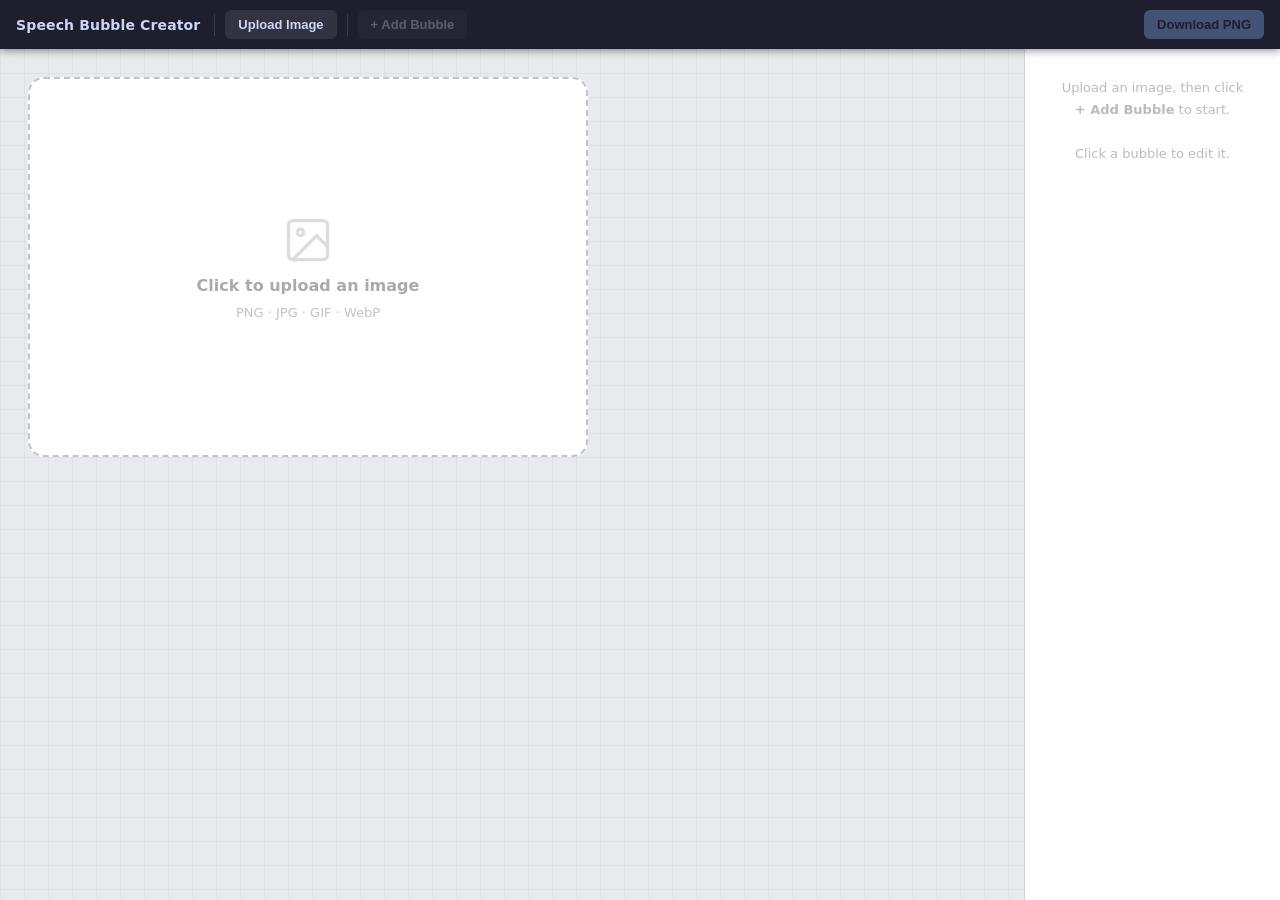
<file: speech-bubble-creator/index.html>
<!DOCTYPE html>
<html lang="en">
<head>
  <meta charset="UTF-8">
  <meta name="viewport" content="width=device-width, initial-scale=1.0">
  <title>Speech Bubble Creator</title>
  <style>
    :root {
      --bg: #e9eaed;
      --surface: #ffffff;
      --toolbar-bg: #1e1e2e;
      --toolbar-text: #cdd6f4;
      --accent: #89b4fa;
      --accent-dark: #1e66f5;
      --danger: #f38ba8;
      --border: #d1d5db;
      --text: #1e1e2e;
      --text-muted: #6c7086;
      --shadow: 0 4px 16px rgba(0,0,0,0.18);
      --selected-ring: #89b4fa;
      --tail-h: 16;
      --tail-w: 9;
    }

    * { box-sizing: border-box; margin: 0; padding: 0; }

    body {
      font-family: system-ui, -apple-system, sans-serif;
      background: var(--bg);
      color: var(--text);
      height: 100vh;
      display: flex;
      flex-direction: column;
      overflow: hidden;
    }

    /* ── toolbar ── */
    #toolbar {
      background: var(--toolbar-bg);
      color: var(--toolbar-text);
      padding: 10px 16px;
      display: flex;
      align-items: center;
      gap: 8px;
      flex-shrink: 0;
      box-shadow: 0 2px 8px rgba(0,0,0,0.4);
      z-index: 10;
    }

    #toolbar h1 {
      font-size: 14px;
      font-weight: 700;
      letter-spacing: 0.01em;
      white-space: nowrap;
      margin-right: 4px;
    }

    .tb-divider {
      width: 1px;
      height: 22px;
      background: rgba(255,255,255,0.12);
      margin: 0 2px;
    }

    .tb-spacer { flex: 1; }

    /* ── main layout ── */
    #main {
      flex: 1;
      display: flex;
      overflow: hidden;
    }

    /* ── workspace ── */
    #workspace {
      flex: 1;
      overflow: auto;
      display: flex;
      align-items: flex-start;
      justify-content: flex-start;
      padding: 28px;
      background: var(--bg);
      background-image:
        linear-gradient(rgba(0,0,0,0.04) 1px, transparent 1px),
        linear-gradient(90deg, rgba(0,0,0,0.04) 1px, transparent 1px);
      background-size: 24px 24px;
    }

    /* ── upload placeholder ── */
    #upload-placeholder {
      width: 560px;
      height: 380px;
      border: 2px dashed #c0c4cc;
      border-radius: 16px;
      display: flex;
      flex-direction: column;
      align-items: center;
      justify-content: center;
      gap: 10px;
      color: #aaa;
      cursor: pointer;
      background: white;
      transition: border-color 0.2s, color 0.2s;
      user-select: none;
    }

    #upload-placeholder:hover {
      border-color: var(--accent);
      color: var(--accent-dark);
    }

    .ph-icon {
      width: 52px;
      height: 52px;
      opacity: 0.4;
    }

    .ph-title {
      font-size: 16px;
      font-weight: 600;
    }

    .ph-sub {
      font-size: 13px;
      opacity: 0.7;
    }

    /* ── canvas container ── */
    #canvas-container {
      position: relative;
      display: inline-block;
      flex-shrink: 0;
      box-shadow: var(--shadow);
      cursor: default;
    }

    #base-image {
      display: block;
      max-width: calc(100vw - 296px);
      max-height: calc(100vh - 90px);
      user-select: none;
      -webkit-user-drag: none;
      pointer-events: none;
    }

    #bubbles-layer {
      position: absolute;
      inset: 0;
      pointer-events: none;
    }

    /* ── speech bubble ── */
    .speech-bubble {
      position: absolute;
      pointer-events: all;
      cursor: move;
      user-select: none;
      transform-origin: top left;
    }

    .bubble-body {
      position: relative;
      border-radius: 14px;
      padding: 10px 14px;
      border: 2.5px solid #222;
      background: #fff;
      font-family: 'Comic Sans MS', 'Chalkboard SE', cursive;
      font-size: 16px;
      line-height: 1.4;
      text-align: center;
      white-space: pre-wrap;
      word-break: break-word;
      min-width: 60px;
      min-height: 36px;
      overflow: visible;
    }

    /* tail triangles — built dynamically, positioned inside .bubble-body */
    .bubble-tail-outer,
    .bubble-tail-inner {
      position: absolute;
      width: 0;
      height: 0;
    }

    /* thought bubble */
    .speech-bubble.thought-style .bubble-body {
      background: transparent;
      border: none;
      padding: 22px 28px;
      min-height: 80px;
      isolation: isolate; /* new stacking context so cloud-svg can go below text */
    }

    .cloud-svg {
      position: absolute;
      pointer-events: none;
      overflow: visible;
      z-index: -1; /* render behind text and tail circles */
    }


    /* style picker */
    .style-grid {
      display: grid;
      grid-template-columns: 1fr 1fr;
      gap: 5px;
    }

    .style-btn {
      padding: 7px 4px;
      border: 1.5px solid var(--border);
      border-radius: 6px;
      background: white;
      cursor: pointer;
      font-size: 13px;
      text-align: center;
      transition: background 0.1s, border-color 0.1s;
    }

    .style-btn:hover { background: #f5f5f5; }

    .style-btn.active {
      background: var(--toolbar-bg);
      border-color: var(--toolbar-bg);
      color: var(--accent);
    }

    /* selected outline */
    .speech-bubble.selected .bubble-body {
      outline: 2px solid var(--selected-ring);
      outline-offset: 3px;
    }

    /* delete button — positioned relative to .speech-bubble */
    .bubble-del {
      position: absolute;
      top: -10px;
      right: -10px;
      width: 22px;
      height: 22px;
      background: var(--danger);
      color: #fff;
      border: 2px solid white;
      border-radius: 50%;
      font-size: 14px;
      font-weight: 700;
      line-height: 1;
      cursor: pointer;
      display: none;
      align-items: center;
      justify-content: center;
      box-shadow: 0 1px 4px rgba(0,0,0,0.25);
      z-index: 5;
    }

    .speech-bubble.selected .bubble-del {
      display: flex;
    }

    /* ── sidebar ── */
    #sidebar {
      width: 256px;
      background: var(--surface);
      border-left: 1px solid var(--border);
      display: flex;
      flex-direction: column;
      flex-shrink: 0;
      overflow-y: auto;
    }

    .sb-section {
      padding: 14px 16px;
      border-bottom: 1px solid #f0f0f0;
    }

    .sb-label {
      font-size: 10px;
      font-weight: 700;
      text-transform: uppercase;
      letter-spacing: 0.09em;
      color: var(--text-muted);
      margin-bottom: 10px;
    }

    .form-row {
      margin-bottom: 10px;
    }

    .form-row label {
      display: flex;
      justify-content: space-between;
      font-size: 12px;
      font-weight: 500;
      color: #555;
      margin-bottom: 4px;
    }

    .form-row label .val {
      color: var(--accent-dark);
      font-weight: 700;
    }

    textarea {
      width: 100%;
      padding: 7px 9px;
      border: 1px solid var(--border);
      border-radius: 6px;
      font-size: 13px;
      font-family: inherit;
      color: var(--text);
      resize: vertical;
      min-height: 56px;
      outline: none;
      transition: border-color 0.15s;
    }

    textarea:focus { border-color: var(--accent); }

    input[type="range"] {
      width: 100%;
      accent-color: var(--accent-dark);
      margin-top: 2px;
    }

    .color-grid {
      display: grid;
      grid-template-columns: 1fr 1fr 1fr;
      gap: 8px;
      margin-bottom: 10px;
    }

    .color-item label {
      display: block;
      font-size: 10px;
      font-weight: 600;
      color: var(--text-muted);
      margin-bottom: 3px;
      text-transform: uppercase;
      letter-spacing: 0.05em;
    }

    input[type="color"] {
      width: 100%;
      height: 30px;
      border: 1px solid var(--border);
      border-radius: 5px;
      cursor: pointer;
      padding: 2px;
      background: none;
    }

    /* tail direction */
    .tail-grid {
      display: grid;
      grid-template-columns: repeat(3, 1fr);
      gap: 5px;
    }

    .tail-btn {
      padding: 6px 4px;
      border: 1.5px solid var(--border);
      border-radius: 6px;
      background: white;
      cursor: pointer;
      font-size: 16px;
      text-align: center;
      transition: background 0.1s, border-color 0.1s;
    }

    .tail-btn:hover { background: #f5f5f5; }

    .tail-btn.active {
      background: var(--toolbar-bg);
      border-color: var(--toolbar-bg);
      color: var(--accent);
    }

    .tail-btn.wide { grid-column: span 3; font-size: 12px; padding: 6px; }

    /* empty state */
    .sb-empty {
      padding: 28px 16px;
      text-align: center;
      color: #bbb;
      font-size: 13px;
      line-height: 1.7;
    }

    /* ── buttons ── */
    .btn {
      padding: 7px 13px;
      border: none;
      border-radius: 6px;
      cursor: pointer;
      font-size: 13px;
      font-weight: 600;
      transition: background 0.15s, opacity 0.15s;
    }

    .btn:disabled { opacity: 0.35; cursor: not-allowed; }

    .btn-ghost {
      background: rgba(255,255,255,0.09);
      color: var(--toolbar-text);
    }
    .btn-ghost:hover:not(:disabled) { background: rgba(255,255,255,0.16); }

    .btn-primary {
      background: var(--accent);
      color: var(--toolbar-bg);
      font-weight: 700;
    }
    .btn-primary:hover:not(:disabled) { background: #74c7ec; }

    .btn-danger {
      width: 100%;
      background: #fee2e2;
      color: #b91c1c;
      border: 1px solid #fca5a5;
    }
    .btn-danger:hover { background: #fecaca; }

    #file-input { display: none; }
  </style>
</head>
<body>

<div id="toolbar">
  <h1>Speech Bubble Creator</h1>
  <div class="tb-divider"></div>
  <input type="file" id="file-input" accept="image/*">
  <button class="btn btn-ghost" id="upload-btn">Upload Image</button>
  <div class="tb-divider"></div>
  <button class="btn btn-ghost" id="add-btn" disabled>+ Add Bubble</button>
  <div class="tb-spacer"></div>
  <button class="btn btn-primary" id="download-btn" disabled>Download PNG</button>
</div>

<div id="main">

  <div id="workspace">
    <div id="upload-placeholder">
      <svg class="ph-icon" viewBox="0 0 24 24" fill="none"
        stroke="currentColor" stroke-width="1.5" stroke-linecap="round">
        <rect x="3" y="3" width="18" height="18" rx="2"/>
        <circle cx="8.5" cy="8.5" r="1.5"/>
        <polyline points="21 15 16 10 5 21"/>
      </svg>
      <div class="ph-title">Click to upload an image</div>
      <div class="ph-sub">PNG · JPG · GIF · WebP</div>
    </div>
    <div id="canvas-container" style="display:none">
      <img id="base-image" alt="" draggable="false">
      <div id="bubbles-layer"></div>
    </div>
  </div>

  <div id="sidebar">
    <div class="sb-empty" id="sb-empty">
      Upload an image, then click<br>
      <strong>+ Add Bubble</strong> to start.<br><br>
      Click a bubble to edit it.
    </div>
    <div id="sb-editor" style="display:none">
      <div class="sb-section">
        <div class="sb-label">Text</div>
        <div class="form-row">
          <textarea id="p-text" placeholder="Enter text..."></textarea>
        </div>
        <div class="form-row">
          <label>Font size <span class="val" id="v-fs">16</span>px</label>
          <input type="range" id="p-fontsize" min="8" max="72" step="1" value="16">
        </div>
      </div>

      <div class="sb-section">
        <div class="sb-label">Scale</div>
        <div class="form-row">
          <label>Size <span class="val" id="v-scale">1.00</span>&times;</label>
          <input type="range" id="p-scale" min="0.3" max="3" step="0.05" value="1">
        </div>
      </div>

      <div class="sb-section">
        <div class="sb-label">Colors</div>
        <div class="color-grid">
          <div class="color-item">
            <label>Bubble</label>
            <input type="color" id="p-bg" value="#ffffff">
          </div>
          <div class="color-item">
            <label>Border</label>
            <input type="color" id="p-border" value="#222222">
          </div>
          <div class="color-item">
            <label>Text</label>
            <input type="color" id="p-textcol" value="#000000">
          </div>
        </div>
      </div>

      <div class="sb-section">
        <div class="sb-label">Bubble Style</div>
        <div class="style-grid" id="style-grid">
          <button class="style-btn active" data-style="speech">Speech</button>
          <button class="style-btn" data-style="thought">Thought</button>
        </div>
      </div>

      <div class="sb-section">
        <div class="sb-label">Tail</div>
        <div class="tail-grid" id="tail-grid">
          <button class="tail-btn" data-tail="top-left">&#8598;</button>
          <button class="tail-btn" data-tail="top-center">&#8593;</button>
          <button class="tail-btn" data-tail="top-right">&#8599;</button>
          <button class="tail-btn active" data-tail="bottom-left">&#8601;</button>
          <button class="tail-btn" data-tail="bottom-center">&#8595;</button>
          <button class="tail-btn" data-tail="bottom-right">&#8600;</button>
          <button class="tail-btn wide" data-tail="none">No tail</button>
        </div>
      </div>

      <div class="sb-section">
        <button class="btn btn-danger" id="p-delete">Delete Bubble</button>
      </div>
    </div>
  </div>

</div>

<script>
  // ── state ──────────────────────────────────────────────────────────────────
  const bubbles = [];
  let selectedId = null;
  let nextId = 1;
  let drag = null; // { id, startX, startY, origX, origY }

  // ── dom ────────────────────────────────────────────────────────────────────
  const fileInput = document.getElementById('file-input');
  const uploadBtn = document.getElementById('upload-btn');
  const addBtn = document.getElementById('add-btn');
  const downloadBtn = document.getElementById('download-btn');
  const uploadPlaceholder = document.getElementById('upload-placeholder');
  const canvasContainer = document.getElementById('canvas-container');
  const baseImage = document.getElementById('base-image');
  const bubblesLayer = document.getElementById('bubbles-layer');
  const sbEmpty = document.getElementById('sb-empty');
  const sbEditor = document.getElementById('sb-editor');
  const pText = document.getElementById('p-text');
  const pFontsize = document.getElementById('p-fontsize');
  const vFs = document.getElementById('v-fs');
  const pScale = document.getElementById('p-scale');
  const vScale = document.getElementById('v-scale');
  const pBg = document.getElementById('p-bg');
  const pBorder = document.getElementById('p-border');
  const pTextcol = document.getElementById('p-textcol');
  const tailGrid = document.getElementById('tail-grid');
  const pDelete = document.getElementById('p-delete');

  // ── upload ─────────────────────────────────────────────────────────────────
  uploadBtn.addEventListener('click', () => fileInput.click());
  uploadPlaceholder.addEventListener('click', () => fileInput.click());

  fileInput.addEventListener('change', (e) => {
    const file = e.target.files[0];
    if (!file) return;
    baseImage.onload = () => {
      uploadPlaceholder.style.display = 'none';
      canvasContainer.style.display = 'inline-block';
      addBtn.disabled = false;
      downloadBtn.disabled = false;
    };
    baseImage.src = URL.createObjectURL(file);
  });

  // ── add bubble ─────────────────────────────────────────────────────────────
  addBtn.addEventListener('click', () => {
    const id = nextId++;
    const b = {
      id,
      x: 40 + Math.round(Math.random() * 80),
      y: 30 + Math.round(Math.random() * 50),
      text: 'Hello!',
      fontSize: 16,
      scale: 1,
      bgColor: '#ffffff',
      borderColor: '#222222',
      textColor: '#000000',
      tailDir: 'bottom-left',
      style: 'speech',
    };
    bubbles.push(b);
    renderBubble(b);
    selectBubble(id);
  });

  // ── render bubble element ──────────────────────────────────────────────────
  function renderBubble(b) {
    const old = document.getElementById(`b${b.id}`);
    if (old) old.remove();

    const wrap = document.createElement('div');
    wrap.className = 'speech-bubble';
    if (b.style === 'thought') wrap.classList.add('thought-style');
    wrap.id = `b${b.id}`;
    wrap.style.left = b.x + 'px';
    wrap.style.top = b.y + 'px';
    wrap.style.transform = `scale(${b.scale})`;
    wrap.style.transformOrigin = 'top left';
    if (selectedId === b.id) wrap.classList.add('selected');

    const body = document.createElement('div');
    body.className = 'bubble-body';
    body.style.fontSize = b.fontSize + 'px';
    body.style.color = b.textColor;

    if (b.style !== 'thought') {
      body.style.backgroundColor = b.bgColor;
      body.style.borderColor = b.borderColor;
    }

    // tail (speech only — thought tail is part of the cloud SVG)
    if (b.tailDir !== 'none' && b.style !== 'thought') {
      const { outer, inner } = makeTailElements(b);
      body.appendChild(outer);
      body.appendChild(inner);
    }

    // text node
    body.appendChild(document.createTextNode(b.text));

    // delete button
    const del = document.createElement('button');
    del.className = 'bubble-del';
    del.textContent = '×';
    del.title = 'Delete';
    del.addEventListener('click', (e) => {
      e.stopPropagation();
      deleteBubble(b.id);
    });

    wrap.appendChild(body);
    wrap.appendChild(del);
    bubblesLayer.appendChild(wrap);

    if (b.style === 'thought') updateCloudSvg(b);

    // drag
    wrap.addEventListener('mousedown', (e) => {
      if (e.target === del) return;
      e.preventDefault();
      e.stopPropagation();
      selectBubble(b.id);
      drag = { id: b.id, startX: e.clientX, startY: e.clientY, origX: b.x, origY: b.y };
    });

    // touch drag
    wrap.addEventListener('touchstart', (e) => {
      if (e.target === del) return;
      e.preventDefault();
      selectBubble(b.id);
      const t = e.touches[0];
      drag = { id: b.id, startX: t.clientX, startY: t.clientY, origX: b.x, origY: b.y };
    }, { passive: false });
  }

  // ── CSS triangle tail elements ─────────────────────────────────────────────
  // outer  = border-color triangle
  // inner  = bg-color triangle (slightly smaller, shifted to create border effect)
  function makeTailElements(b) {
    const TH = 16; // tail height px
    const TW = 9;  // tail half-width px
    const OL = 16; // left/right offset from edge px
    const BW = 2;  // inset for inner triangle

    const outer = document.createElement('div');
    const inner = document.createElement('div');
    outer.className = 'bubble-tail-outer';
    inner.className = 'bubble-tail-inner';
    inner.style.zIndex = '1';

    const dir = b.tailDir;
    const isBottom = dir.startsWith('bottom');
    const isTop = dir.startsWith('top');

    if (isBottom) {
      // pointing down from bubble bottom
      setTriangle(outer, 'down', TW, TH, b.borderColor);
      setTriangle(inner, 'down', TW - BW, TH - BW, b.bgColor);
      outer.style.top = '100%';
      inner.style.top = `calc(100% - ${BW}px)`;
    } else {
      // pointing up from bubble top
      setTriangle(outer, 'up', TW, TH, b.borderColor);
      setTriangle(inner, 'up', TW - BW, TH - BW, b.bgColor);
      outer.style.bottom = '100%';
      inner.style.bottom = `calc(100% - ${BW}px)`;
    }

    const side = dir.endsWith('left') ? 'left'
      : dir.endsWith('right') ? 'right'
      : 'center';

    if (side === 'left') {
      outer.style.left = OL + 'px';
      inner.style.left = (OL + BW) + 'px';
    } else if (side === 'right') {
      outer.style.right = OL + 'px';
      inner.style.right = (OL + BW) + 'px';
    } else {
      outer.style.left = '50%';
      outer.style.marginLeft = -TW + 'px';
      inner.style.left = '50%';
      inner.style.marginLeft = -(TW - BW) + 'px';
    }

    return { outer, inner };
  }

  // Angle (radians) from bubble center toward tail, in SVG coords (y-down).
  // right=0, down=π/2, left=π, up=-π/2
  const CLOUD_DIR_ANGLES = {
    'top-left':      -Math.PI * 0.75,
    'top-center':    -Math.PI / 2,
    'top-right':     -Math.PI / 4,
    'bottom-left':    Math.PI * 0.75,
    'bottom-center':  Math.PI / 2,
    'bottom-right':   Math.PI / 4,
  };

  // Returns cloud + tail circle positions in LOCAL coords (cloud center = origin).
  function computeCloudCircles(bodyW, bodyH, tailDir) {
    const rx = bodyW / 2;
    const ry = bodyH / 2;
    const circ = Math.PI * (3*(rx+ry) - Math.sqrt((3*rx+ry)*(rx+3*ry)));
    const circleCount = Math.max(8, Math.round(circ / (Math.min(rx, ry) * 0.9)));
    const cr = (circ / circleCount) * 0.68;

    const cloudCircles = [];
    for (let i = 0; i < circleCount; i++) {
      const angle = (2 * Math.PI * i) / circleCount - Math.PI / 2;
      const variation = 1 + 0.06 * Math.sin(i * 2.7 + 0.5);
      cloudCircles.push({
        x: rx * Math.cos(angle),
        y: ry * Math.sin(angle),
        r: cr * variation
      });
    }

    const tailCircles = [];
    if (tailDir && tailDir !== 'none') {
      const angle = CLOUD_DIR_ANGLES[tailDir] ?? (Math.PI / 2);
      const startX = rx * Math.cos(angle);
      const startY = ry * Math.sin(angle);
      const tailLength = Math.max(rx, ry) * 0.9;
      const endX = startX + Math.cos(angle) * tailLength;
      const endY = startY + Math.sin(angle) * tailLength;
      let r = cr * 0.52;
      for (let i = 1; i <= 3; i++) {
        const t = i / 3.5;
        tailCircles.push({ x: startX + (endX - startX) * t, y: startY + (endY - startY) * t, r });
        r *= 0.55;
      }
    }

    return { cloudCircles, tailCircles, rx, ry, cr };
  }

  // Builds an absolutely-positioned SVG element for the thought bubble.
  // Uses layered filled+stroked circles (classic comic-book cloud look).
  function buildCloudSvg(b, bodyW, bodyH) {
    const { cloudCircles, tailCircles, rx, ry } = computeCloudCircles(bodyW, bodyH, b.tailDir);
    const all = [...cloudCircles, ...tailCircles];

    let minX = Infinity, minY = Infinity, maxX = -Infinity, maxY = -Infinity;
    for (const c of all) {
      minX = Math.min(minX, c.x - c.r);
      minY = Math.min(minY, c.y - c.r);
      maxX = Math.max(maxX, c.x + c.r);
      maxY = Math.max(maxY, c.y + c.r);
    }

    const pad = 3;
    const dx = -minX + pad;
    const dy = -minY + pad;
    const svgW = maxX - minX + pad * 2;
    const svgH = maxY - minY + pad * 2;

    const NS = 'http://www.w3.org/2000/svg';
    const svg = document.createElementNS(NS, 'svg');
    svg.setAttribute('class', 'cloud-svg');
    svg.setAttribute('width', Math.ceil(svgW));
    svg.setAttribute('height', Math.ceil(svgH));
    svg.setAttribute('viewBox', `0 0 ${svgW.toFixed(1)} ${svgH.toFixed(1)}`);
    svg.style.left = (bodyW / 2 - dx).toFixed(1) + 'px';
    svg.style.top  = (bodyH / 2 - dy).toFixed(1) + 'px';

    const mk = (tag, attrs) => {
      const el = document.createElementNS(NS, tag);
      for (const [k, v] of Object.entries(attrs)) el.setAttribute(k, v);
      return el;
    };
    const cx = c => (c.x + dx).toFixed(1);
    const cy = c => (c.y + dy).toFixed(1);
    const cr = c => c.r.toFixed(1);
    const fill = b.bgColor, stroke = b.borderColor;
    const innerRx = (rx * 0.84).toFixed(1), innerRy = (ry * 0.84).toFixed(1);
    const ocx = dx.toFixed(1), ocy = dy.toFixed(1);

    // Layer 1: all circles filled (solid interior + tail)
    for (const c of all)
      svg.appendChild(mk('circle', { cx: cx(c), cy: cy(c), r: cr(c), fill, stroke: 'none' }));
    // Layer 2: inner ellipse fill before stroking
    svg.appendChild(mk('ellipse', { cx: ocx, cy: ocy, rx: innerRx, ry: innerRy, fill, stroke: 'none' }));
    // Layer 3: all circles stroked (bumpy outline)
    for (const c of all)
      svg.appendChild(mk('circle', { cx: cx(c), cy: cy(c), r: cr(c), fill: 'none', stroke, 'stroke-width': '2.5' }));
    // Layer 4: inner ellipse fill again (erase interior stroke crossings)
    svg.appendChild(mk('ellipse', { cx: ocx, cy: ocy, rx: innerRx, ry: innerRy, fill, stroke: 'none' }));
    // Layer 5: smaller cloud circles to clean up inter-bump seams
    for (const c of cloudCircles)
      svg.appendChild(mk('circle', { cx: cx(c), cy: cy(c), r: (c.r * 0.6).toFixed(1), fill, stroke: 'none' }));

    return svg;
  }

  function updateCloudSvg(b) {
    const bodyEl = document.querySelector(`#b${b.id} .bubble-body`);
    if (!bodyEl) return;
    const existing = bodyEl.querySelector('.cloud-svg');
    if (existing) existing.remove();
    bodyEl.appendChild(buildCloudSvg(b, bodyEl.offsetWidth, bodyEl.offsetHeight));
  }

  function setTriangle(el, direction, halfW, height, color) {
    el.style.borderLeft = `${halfW}px solid transparent`;
    el.style.borderRight = `${halfW}px solid transparent`;
    if (direction === 'down') {
      el.style.borderTop = `${height}px solid ${color}`;
    } else {
      el.style.borderBottom = `${height}px solid ${color}`;
    }
  }

  // ── select / deselect ──────────────────────────────────────────────────────
  function selectBubble(id) {
    if (selectedId !== null) {
      const prev = document.getElementById(`b${selectedId}`);
      if (prev) prev.classList.remove('selected');
    }
    selectedId = id;
    const el = document.getElementById(`b${id}`);
    if (el) el.classList.add('selected');

    const b = getBubble(id);
    if (!b) return;
    sbEmpty.style.display = 'none';
    sbEditor.style.display = 'block';
    pText.value = b.text;
    pFontsize.value = b.fontSize;
    vFs.textContent = b.fontSize;
    pScale.value = b.scale;
    vScale.textContent = b.scale.toFixed(2);
    pBg.value = b.bgColor;
    pBorder.value = b.borderColor;
    pTextcol.value = b.textColor;
    setActiveTailBtn(b.tailDir);
    setActiveStyleBtn(b.style || 'speech');
  }

  function deselect() {
    if (selectedId !== null) {
      const el = document.getElementById(`b${selectedId}`);
      if (el) el.classList.remove('selected');
    }
    selectedId = null;
    sbEditor.style.display = 'none';
    sbEmpty.style.display = 'block';
  }

  canvasContainer.addEventListener('mousedown', (e) => {
    if (e.target === canvasContainer || e.target === bubblesLayer
      || e.target === baseImage) {
      deselect();
    }
  });

  // ── delete ─────────────────────────────────────────────────────────────────
  function deleteBubble(id) {
    const el = document.getElementById(`b${id}`);
    if (el) el.remove();
    const idx = bubbles.findIndex(b => b.id === id);
    if (idx !== -1) bubbles.splice(idx, 1);
    if (selectedId === id) {
      selectedId = null;
      sbEditor.style.display = 'none';
      sbEmpty.style.display = 'block';
    }
  }

  pDelete.addEventListener('click', () => {
    if (selectedId !== null) deleteBubble(selectedId);
  });

  // ── drag ───────────────────────────────────────────────────────────────────
  document.addEventListener('mousemove', (e) => moveDrag(e.clientX, e.clientY));
  document.addEventListener('mouseup', () => { drag = null; });
  document.addEventListener('touchmove', (e) => {
    if (!drag) return;
    e.preventDefault();
    moveDrag(e.touches[0].clientX, e.touches[0].clientY);
  }, { passive: false });
  document.addEventListener('touchend', () => { drag = null; });

  function moveDrag(cx, cy) {
    if (!drag) return;
    const b = getBubble(drag.id);
    if (!b) return;
    b.x = drag.origX + (cx - drag.startX);
    b.y = drag.origY + (cy - drag.startY);
    const el = document.getElementById(`b${drag.id}`);
    if (el) {
      el.style.left = b.x + 'px';
      el.style.top = b.y + 'px';
    }
  }

  // ── sidebar listeners ──────────────────────────────────────────────────────
  function withSel(fn) {
    const b = getBubble(selectedId);
    if (!b) return;
    fn(b);
    renderBubble(b);
  }

  pText.addEventListener('input', () => withSel(b => { b.text = pText.value; }));

  pFontsize.addEventListener('input', () => {
    vFs.textContent = pFontsize.value;
    withSel(b => { b.fontSize = parseInt(pFontsize.value, 10); });
  });

  pScale.addEventListener('input', () => {
    const v = parseFloat(pScale.value);
    vScale.textContent = v.toFixed(2);
    withSel(b => { b.scale = v; });
  });

  pBg.addEventListener('input', () => withSel(b => { b.bgColor = pBg.value; }));
  pBorder.addEventListener('input', () => withSel(b => { b.borderColor = pBorder.value; }));
  pTextcol.addEventListener('input', () => withSel(b => { b.textColor = pTextcol.value; }));

  tailGrid.addEventListener('click', (e) => {
    const btn = e.target.closest('.tail-btn');
    if (!btn) return;
    const dir = btn.dataset.tail;
    setActiveTailBtn(dir);
    withSel(b => { b.tailDir = dir; });
  });

  function setActiveTailBtn(dir) {
    tailGrid.querySelectorAll('.tail-btn').forEach(btn => {
      btn.classList.toggle('active', btn.dataset.tail === dir);
    });
  }

  function setActiveStyleBtn(style) {
    document.querySelectorAll('.style-btn').forEach(btn => {
      btn.classList.toggle('active', btn.dataset.style === style);
    });
  }

  document.getElementById('style-grid').addEventListener('click', (e) => {
    const btn = e.target.closest('.style-btn');
    if (!btn) return;
    setActiveStyleBtn(btn.dataset.style);
    withSel(b => { b.style = btn.dataset.style; });
  });

  // ── helpers ────────────────────────────────────────────────────────────────
  function getBubble(id) {
    return bubbles.find(b => b.id === id) || null;
  }

  // ── canvas export ──────────────────────────────────────────────────────────
  downloadBtn.addEventListener('click', () => {
    const canvas = buildExportCanvas();
    const a = document.createElement('a');
    a.download = 'speech-bubbles.png';
    a.href = canvas.toDataURL('image/png');
    a.click();
  });

  function buildExportCanvas() {
    const natW = baseImage.naturalWidth;
    const natH = baseImage.naturalHeight;
    const dispW = baseImage.width;
    const ratio = natW / dispW;

    const canvas = document.createElement('canvas');
    canvas.width = natW;
    canvas.height = natH;
    const ctx = canvas.getContext('2d');

    ctx.drawImage(baseImage, 0, 0, natW, natH);

    const imgRect = baseImage.getBoundingClientRect();

    for (const b of bubbles) {
      const bodyEl = document.querySelector(`#b${b.id} .bubble-body`);
      if (!bodyEl) continue;
      const r = bodyEl.getBoundingClientRect();
      const bx = (r.left - imgRect.left) * ratio;
      const by = (r.top - imgRect.top) * ratio;
      const bw = r.width * ratio;
      const bh = r.height * ratio;
      drawBubble(ctx, b, bx, by, bw, bh, ratio);
    }

    return canvas;
  }

  function drawBubble(ctx, b, bx, by, bw, bh, ratio) {
    const s = b.scale;
    const lineW = 2.5 * ratio * s;

    if (b.style === 'thought') {
      drawThoughtBubble(ctx, b, bx, by, bw, bh, ratio, s, lineW);
    } else {
      ctx.save();
      ctx.beginPath();
      roundRectPath(ctx, bx, by, bw, bh, 14 * ratio * s);
      ctx.fillStyle = b.bgColor;
      ctx.fill();
      ctx.lineWidth = lineW;
      ctx.strokeStyle = b.borderColor;
      ctx.stroke();
      ctx.restore();

      if (b.tailDir !== 'none') {
        drawTail(ctx, b, bx, by, bw, bh, ratio, s, lineW);
      }
    }

    // text
    drawText(ctx, b, bx, by, bw, bh, ratio, s);
  }

  function drawThoughtBubble(ctx, b, bx, by, bw, bh, ratio, s, lineW) {
    const sr = s * ratio;
    const { cloudCircles, tailCircles, rx, ry } = computeCloudCircles(bw / sr, bh / sr, b.tailDir);
    const all = [...cloudCircles, ...tailCircles];
    const ocx = bx + bw / 2, ocy = by + bh / 2;
    const toC = c => ({ x: ocx + c.x * sr, y: ocy + c.y * sr, r: c.r * sr });
    const canvasAll = all.map(toC);
    const canvasCloud = cloudCircles.map(toC);
    const fill = b.bgColor, stroke = b.borderColor;
    const irx = rx * sr * 0.84, iry = ry * sr * 0.84;

    ctx.save();
    // Layer 1: fill all circles
    for (const c of canvasAll) {
      ctx.beginPath(); ctx.arc(c.x, c.y, c.r, 0, Math.PI * 2);
      ctx.fillStyle = fill; ctx.fill();
    }
    // Layer 2: inner ellipse fill
    ctx.beginPath(); ctx.ellipse(ocx, ocy, irx, iry, 0, 0, Math.PI * 2);
    ctx.fillStyle = fill; ctx.fill();
    // Layer 3: stroke all circles
    ctx.lineWidth = lineW; ctx.strokeStyle = stroke;
    for (const c of canvasAll) {
      ctx.beginPath(); ctx.arc(c.x, c.y, c.r, 0, Math.PI * 2); ctx.stroke();
    }
    // Layer 4: inner ellipse fill (erase interior stroke crossings)
    ctx.beginPath(); ctx.ellipse(ocx, ocy, irx, iry, 0, 0, Math.PI * 2);
    ctx.fillStyle = fill; ctx.fill();
    // Layer 5: smaller cloud circles to clean up inter-bump seams
    for (const c of canvasCloud) {
      ctx.beginPath(); ctx.arc(c.x, c.y, c.r * 0.6, 0, Math.PI * 2);
      ctx.fillStyle = fill; ctx.fill();
    }
    ctx.restore();
  }

  function drawTail(ctx, b, bx, by, bw, bh, ratio, s, lineW) {
    const TH = 16 * ratio * s;
    const TW = 9 * ratio * s;
    const OL = 16 * ratio * s;
    const dir = b.tailDir;
    const isBottom = dir.startsWith('bottom');
    const edgeY = isBottom ? by + bh : by;

    const side = dir.endsWith('left') ? 'left'
      : dir.endsWith('right') ? 'right'
      : 'center';

    let tipX, tipY, baseL, baseR;

    if (side === 'left') {
      baseL = bx + OL;
      baseR = bx + OL + TW * 2;
      tipX = bx + OL + TW * 0.5;
    } else if (side === 'right') {
      baseL = bx + bw - OL - TW * 2;
      baseR = bx + bw - OL;
      tipX = bx + bw - OL - TW * 0.5;
    } else {
      baseL = bx + bw / 2 - TW;
      baseR = bx + bw / 2 + TW;
      tipX = bx + bw / 2;
    }

    tipY = isBottom ? edgeY + TH : edgeY - TH;

    ctx.save();

    // fill triangle in bg color
    ctx.beginPath();
    ctx.moveTo(baseL, edgeY);
    ctx.lineTo(tipX, tipY);
    ctx.lineTo(baseR, edgeY);
    ctx.closePath();
    ctx.fillStyle = b.bgColor;
    ctx.fill();

    // erase the bubble body border at the tail base
    ctx.beginPath();
    ctx.moveTo(baseL, edgeY);
    ctx.lineTo(baseR, edgeY);
    ctx.lineWidth = lineW + 1;
    ctx.strokeStyle = b.bgColor;
    ctx.stroke();

    // draw tail outline (two slanted sides only)
    ctx.beginPath();
    ctx.moveTo(baseL, edgeY);
    ctx.lineTo(tipX, tipY);
    ctx.lineTo(baseR, edgeY);
    ctx.lineWidth = lineW;
    ctx.strokeStyle = b.borderColor;
    ctx.lineJoin = 'round';
    ctx.stroke();

    ctx.restore();
  }

  function drawText(ctx, b, bx, by, bw, bh, ratio, s) {
    const fontSize = b.fontSize * ratio * s;
    const padding = 14 * ratio * s;
    const maxW = bw - padding * 2;

    ctx.save();
    ctx.font = `${fontSize}px "Comic Sans MS", "Chalkboard SE", cursive`;
    ctx.fillStyle = b.textColor;
    ctx.textAlign = 'center';
    ctx.textBaseline = 'middle';

    const lines = wrapText(ctx, b.text, maxW);
    const lineH = fontSize * 1.4;
    const totalH = lines.length * lineH;
    const startY = by + bh / 2 - totalH / 2 + lineH / 2;

    lines.forEach((line, i) => {
      ctx.fillText(line, bx + bw / 2, startY + i * lineH);
    });
    ctx.restore();
  }

  function wrapText(ctx, text, maxWidth) {
    const result = [];
    for (const para of text.split('\n')) {
      if (!para) { result.push(''); continue; }
      const words = para.split(' ');
      let line = '';
      for (const word of words) {
        const test = line ? line + ' ' + word : word;
        if (ctx.measureText(test).width <= maxWidth) {
          line = test;
        } else {
          if (line) result.push(line);
          line = word;
        }
      }
      if (line) result.push(line);
    }
    return result.length ? result : [''];
  }

  function roundRectPath(ctx, x, y, w, h, r) {
    if (ctx.roundRect) {
      ctx.roundRect(x, y, w, h, r);
      return;
    }
    ctx.moveTo(x + r, y);
    ctx.lineTo(x + w - r, y);
    ctx.quadraticCurveTo(x + w, y, x + w, y + r);
    ctx.lineTo(x + w, y + h - r);
    ctx.quadraticCurveTo(x + w, y + h, x + w - r, y + h);
    ctx.lineTo(x + r, y + h);
    ctx.quadraticCurveTo(x, y + h, x, y + h - r);
    ctx.lineTo(x, y + r);
    ctx.quadraticCurveTo(x, y, x + r, y);
    ctx.closePath();
  }
</script>
</body>
</html>
</file>
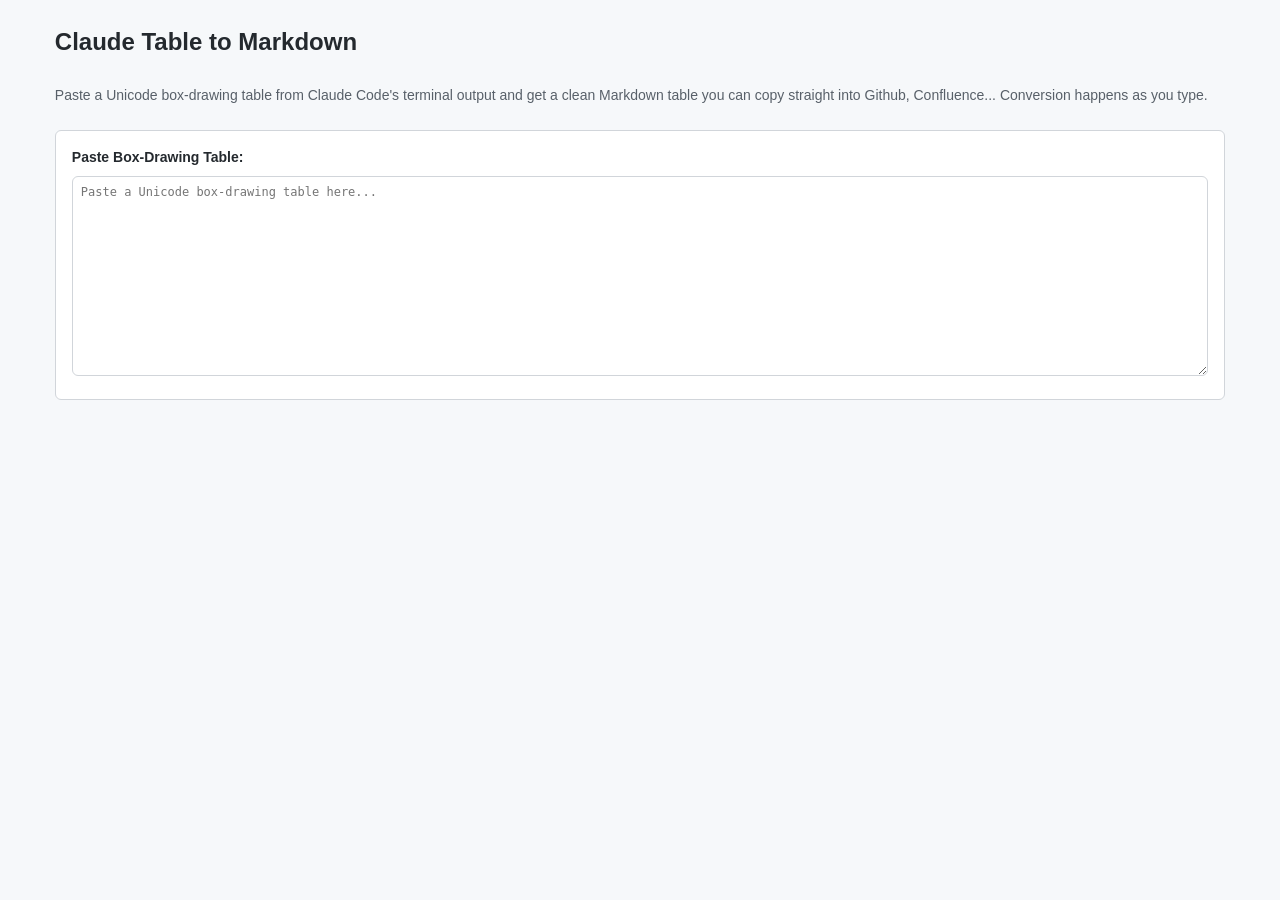
<file: table-to-markdown/index.html>
<!DOCTYPE html>
<html lang="en">
<head>
  <meta charset="UTF-8">
  <meta name="viewport" content="width=device-width, initial-scale=1.0">
  <title>Claude Table to Markdown</title>
  <style>
    :root {
      --primary-color: #0366d6;
      --background-color: #f6f8fa;
      --border-color: #d1d5da;
      --text-color: #24292e;
      --success-color: #28a745;
      --code-background: #f6f8fa;
      --spacing-small: 8px;
      --spacing-medium: 16px;
      --spacing-large: 24px;
    }

    * {
      box-sizing: border-box;
      margin: 0;
      padding: 0;
    }

    body {
      font-family: -apple-system, BlinkMacSystemFont, 'Segoe UI', Helvetica,
        Arial, sans-serif;
      background-color: var(--background-color);
      color: var(--text-color);
      padding: var(--spacing-large);
      line-height: 1.5;
    }

    .container {
      max-width: 95%;
      margin: 0 auto;
    }

    h1 {
      margin-bottom: var(--spacing-large);
      font-size: 24px;
      font-weight: 600;
    }

    .section {
      background: white;
      border: 1px solid var(--border-color);
      border-radius: 6px;
      padding: var(--spacing-medium);
      margin-bottom: var(--spacing-medium);
    }

    label {
      display: block;
      font-weight: 600;
      margin-bottom: var(--spacing-small);
      font-size: 14px;
    }

    textarea {
      width: 100%;
      min-height: 200px;
      padding: var(--spacing-small);
      border: 1px solid var(--border-color);
      border-radius: 6px;
      font-family: 'SF Mono', Monaco, 'Cascadia Code', 'Roboto Mono',
        Consolas, monospace;
      font-size: 12px;
      resize: vertical;
    }

    textarea:focus {
      outline: none;
      border-color: var(--primary-color);
      box-shadow: 0 0 0 3px rgba(3, 102, 214, 0.1);
    }

    button {
      background-color: var(--primary-color);
      color: white;
      border: none;
      padding: 8px 16px;
      border-radius: 6px;
      font-size: 14px;
      font-weight: 600;
      cursor: pointer;
      margin-top: var(--spacing-small);
    }

    button:hover {
      background-color: #0256c2;
    }

    button:active {
      background-color: #024ea4;
    }

    .results {
      display: none;
    }

    .results.visible {
      display: block;
    }

    .output-block {
      background-color: var(--code-background);
      padding: var(--spacing-medium);
      border-radius: 6px;
      margin-top: var(--spacing-small);
      font-family: 'SF Mono', Monaco, 'Cascadia Code', 'Roboto Mono',
        Consolas, monospace;
      font-size: 12px;
      white-space: pre-wrap;
      word-break: break-word;
      line-height: 1.6;
    }

    .button-group {
      display: flex;
      gap: var(--spacing-small);
      margin-top: var(--spacing-small);
    }

    .copy-message {
      color: var(--success-color);
      font-size: 14px;
      margin-top: var(--spacing-small);
      opacity: 0;
      transition: opacity 0.3s;
    }

    .copy-message.visible {
      opacity: 1;
    }

    .description {
      color: #586069;
      font-size: 14px;
      margin-bottom: var(--spacing-large);
      line-height: 1.6;
    }

    .error-message {
      color: #d73a49;
      font-size: 14px;
      margin-top: var(--spacing-small);
    }
  </style>
</head>
<body>
  <div class="container">
    <h1>Claude Table to Markdown</h1>
    <p class="description">
      Paste a Unicode box-drawing table from Claude Code's terminal output and
      get a clean Markdown table you can copy straight into Github, Confluence...
      Conversion happens as you type.
    </p>

    <div class="section">
      <label for="tableInput">Paste Box-Drawing Table:</label>
      <textarea
        id="tableInput"
        placeholder="Paste a Unicode box-drawing table here..."></textarea>
    </div>

    <div class="section results" id="results">
      <label>Markdown Output:</label>
      <div class="output-block" id="outputBlock"></div>
      <div class="button-group">
        <button class="copy-btn" id="copyBtn">Copy to Clipboard</button>
      </div>
      <div class="copy-message" id="copyMessage">Copied to clipboard!</div>
    </div>

    <div class="error-message" id="errorMessage"></div>
  </div>

  <script>
    const tableInput = document.getElementById('tableInput');
    const results = document.getElementById('results');
    const outputBlock = document.getElementById('outputBlock');
    const copyBtn = document.getElementById('copyBtn');
    const copyMessage = document.getElementById('copyMessage');
    const errorMessage = document.getElementById('errorMessage');

    let markdownOutput = '';

    // Box-drawing border chars that indicate a divider row
    const BORDER_STARTS = ['┌', '├', '└', '+'];

    function isContentLine(trimmed) {
      return trimmed.startsWith('│') || trimmed.startsWith('|');
    }

    function parseCells(line) {
      // Split on │ or |, drop first and last (empty from leading/trailing delimiter)
      return line.split(/[│|]/).slice(1, -1).map(c => c.trim());
    }

    function convertToMarkdown(input) {
      const lines = input.split('\n');
      const contentLines = [];

      for (const line of lines) {
        const trimmed = line.trim();
        if (!trimmed) continue;
        if (BORDER_STARTS.some(c => trimmed.startsWith(c))) continue;
        if (isContentLine(trimmed)) {
          const cells = parseCells(trimmed);
          if (cells.length > 0) {
            contentLines.push(cells);
          }
        }
      }

      if (contentLines.length === 0) return null;

      const colCount = Math.max(...contentLines.map(r => r.length));

      // Pad rows to uniform column count
      const rows = contentLines.map(r => {
        while (r.length < colCount) r.push('');
        return r;
      });

      const toRow = cells => '| ' + cells.join(' | ') + ' |';
      const separator = Array(colCount).fill('---');

      return [
        toRow(rows[0]),
        toRow(separator),
        ...rows.slice(1).map(toRow)
      ].join('\n');
    }

    function process() {
      const raw = tableInput.value;
      errorMessage.textContent = '';

      if (!raw.trim()) {
        results.classList.remove('visible');
        markdownOutput = '';
        return;
      }

      const md = convertToMarkdown(raw);

      if (!md) {
        errorMessage.textContent =
          'No table content detected. Make sure to paste a valid box-drawing table.';
        results.classList.remove('visible');
        markdownOutput = '';
        return;
      }

      markdownOutput = md;
      outputBlock.textContent = md;
      results.classList.add('visible');
    }

    tableInput.addEventListener('input', process);

    copyBtn.addEventListener('click', async () => {
      if (!markdownOutput) return;

      try {
        await navigator.clipboard.writeText(markdownOutput);
        copyMessage.classList.add('visible');
        setTimeout(() => copyMessage.classList.remove('visible'), 2000);
      } catch (err) {
        alert('Failed to copy to clipboard');
      }
    });
  </script>
</body>
</html>
</file>
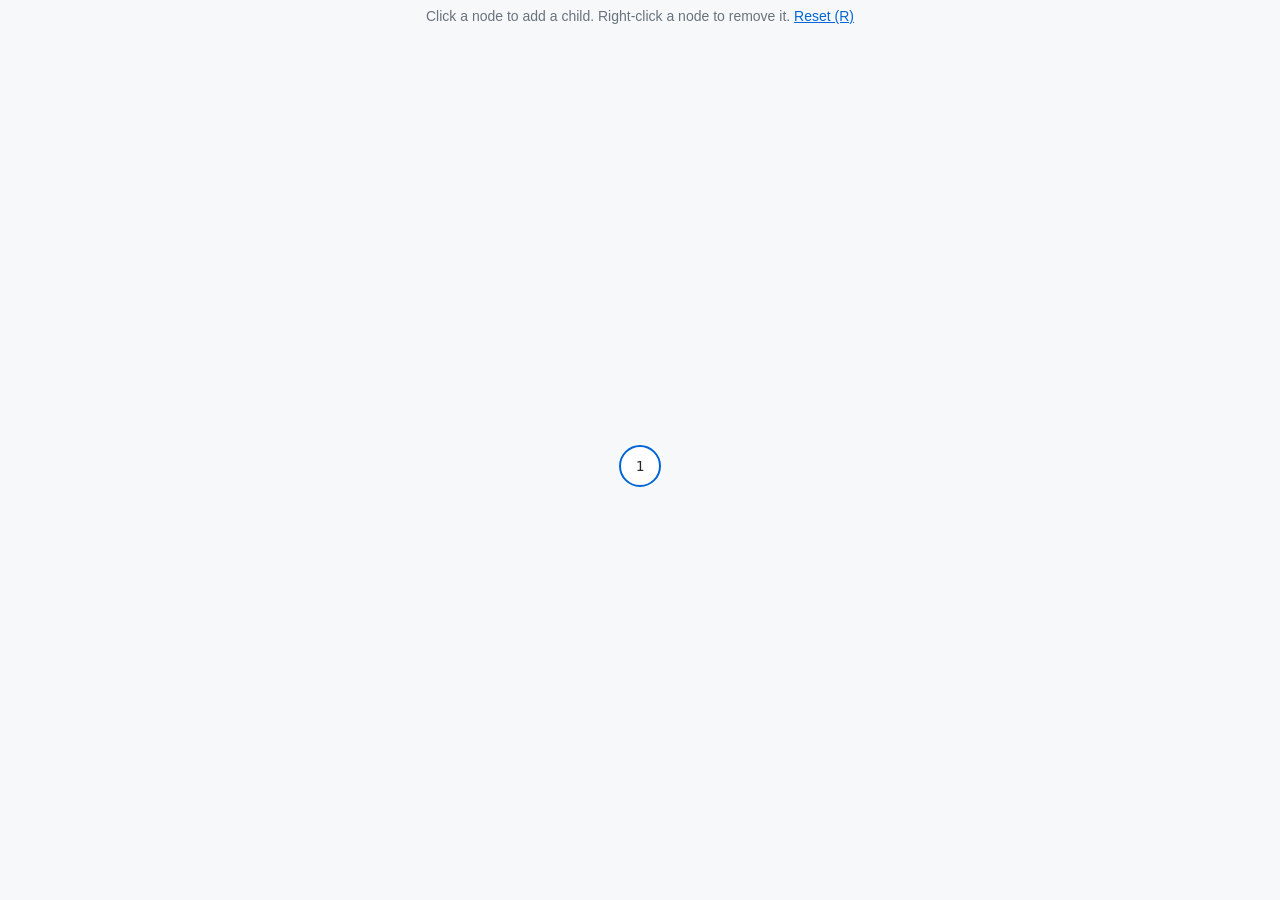
<file: tree-visualizer/index.html>
<!DOCTYPE html>
<html lang="en">
<head>
  <meta charset="UTF-8">
  <meta name="viewport" content="width=device-width, initial-scale=1.0">
  <title>Tree Visualizer</title>
  <style>
    :root {
      --background-color: #f6f8fa;
      --text-color: #24292e;
      --muted-color: #6a737d;
      --node-fill: #ffffff;
      --node-fill-hover: #e8f1fb;
      --node-stroke: #0366d6;
      --edge-color: #959da5;
      --spacing-small: 8px;
      --spacing-medium: 16px;
    }

    * {
      box-sizing: border-box;
      margin: 0;
      padding: 0;
    }

    html,
    body {
      height: 100%;
    }

    body {
      font-family: -apple-system, BlinkMacSystemFont, 'Segoe UI', Helvetica,
        Arial, sans-serif;
      background-color: var(--background-color);
      color: var(--text-color);
      display: flex;
      flex-direction: column;
    }

    .hint {
      padding: var(--spacing-small) var(--spacing-medium);
      color: var(--muted-color);
      font-size: 14px;
      text-align: center;
    }

    .hint button {
      font: inherit;
      color: var(--node-stroke);
      background: none;
      border: none;
      cursor: pointer;
      text-decoration: underline;
    }

    .canvas {
      flex: 1;
      overflow: auto;
      display: flex;
    }

    .canvas svg {
      margin: auto;
    }

    .node {
      cursor: pointer;
    }

    .node circle {
      fill: var(--node-fill);
      stroke: var(--node-stroke);
      stroke-width: 2;
    }

    .node:hover circle {
      fill: var(--node-fill-hover);
    }

    .node text {
      font-family: ui-monospace, SFMono-Regular, Menlo, monospace;
      font-size: 14px;
      fill: var(--text-color);
      text-anchor: middle;
      dominant-baseline: central;
      user-select: none;
    }

    .edge {
      stroke: var(--edge-color);
      stroke-width: 1.5;
    }
  </style>
</head>
<body>
  <p class="hint">
    Click a node to add a child. Right-click a node to remove it.
    <button id="reset">Reset (R)</button>
  </p>
  <div class="canvas" id="canvas"></div>

  <script>
    const SVG_NS = 'http://www.w3.org/2000/svg';
    const RADIUS = 20;
    const UNIT = 56;
    const LEVEL_HEIGHT = 80;
    const PADDING = 40;

    const canvasEl = document.getElementById('canvas');
    let nextValue;
    let root;

    function makeNode() {
      return { value: nextValue++, children: [], parent: null };
    }

    function reset() {
      nextValue = 1;
      root = makeNode();
      render();
    }

    function addChild(node) {
      const child = makeNode();
      child.parent = node;
      node.children.push(child);
      render();
    }

    function removeNode(node) {
      if (!node.parent) return reset();
      const siblings = node.parent.children;
      siblings.splice(siblings.indexOf(node), 1);
      render();
    }

    // Leaves get consecutive x positions. A parent sits centered over its children.
    function layout() {
      let cursor = 0;
      let maxDepth = 0;
      const nodes = [];
      function visit(node, depth) {
        nodes.push(node);
        node.depth = depth;
        maxDepth = Math.max(maxDepth, depth);
        if (!node.children.length) {
          node.x = cursor++;
          return;
        }
        node.children.forEach((child) => visit(child, depth + 1));
        const first = node.children[0];
        const last = node.children[node.children.length - 1];
        node.x = (first.x + last.x) / 2;
      }
      visit(root, 0);
      return { nodes, width: cursor, depth: maxDepth };
    }

    function svgEl(name, attrs) {
      const el = document.createElementNS(SVG_NS, name);
      Object.entries(attrs).forEach(([key, value]) => el.setAttribute(key, value));
      return el;
    }

    function render() {
      const { nodes, width, depth } = layout();
      const px = (node) => PADDING + node.x * UNIT;
      const py = (node) => PADDING + node.depth * LEVEL_HEIGHT;
      const svgWidth = (width - 1) * UNIT + PADDING * 2;
      const svgHeight = depth * LEVEL_HEIGHT + PADDING * 2;
      const svg = svgEl('svg', {
        width: svgWidth,
        height: svgHeight,
        viewBox: `0 0 ${svgWidth} ${svgHeight}`,
      });

      nodes.forEach((node) => {
        node.children.forEach((child) => {
          svg.appendChild(svgEl('line', {
            class: 'edge',
            x1: px(node), y1: py(node), x2: px(child), y2: py(child),
          }));
        });
      });

      nodes.forEach((node) => {
        const group = svgEl('g', { class: 'node' });
        group.appendChild(svgEl('circle', { cx: px(node), cy: py(node), r: RADIUS }));
        const text = svgEl('text', { x: px(node), y: py(node) });
        text.textContent = node.value;
        group.appendChild(text);
        group.addEventListener('click', () => addChild(node));
        group.addEventListener('contextmenu', (event) => {
          event.preventDefault();
          removeNode(node);
        });
        svg.appendChild(group);
      });

      canvasEl.replaceChildren(svg);
    }

    document.getElementById('reset').addEventListener('click', reset);
    document.addEventListener('keydown', (event) => {
      const hasModifier = event.ctrlKey || event.metaKey || event.altKey;
      if (event.key.toLowerCase() === 'r' && !hasModifier) reset();
    });
    reset();
  </script>
</body>
</html>
</file>
